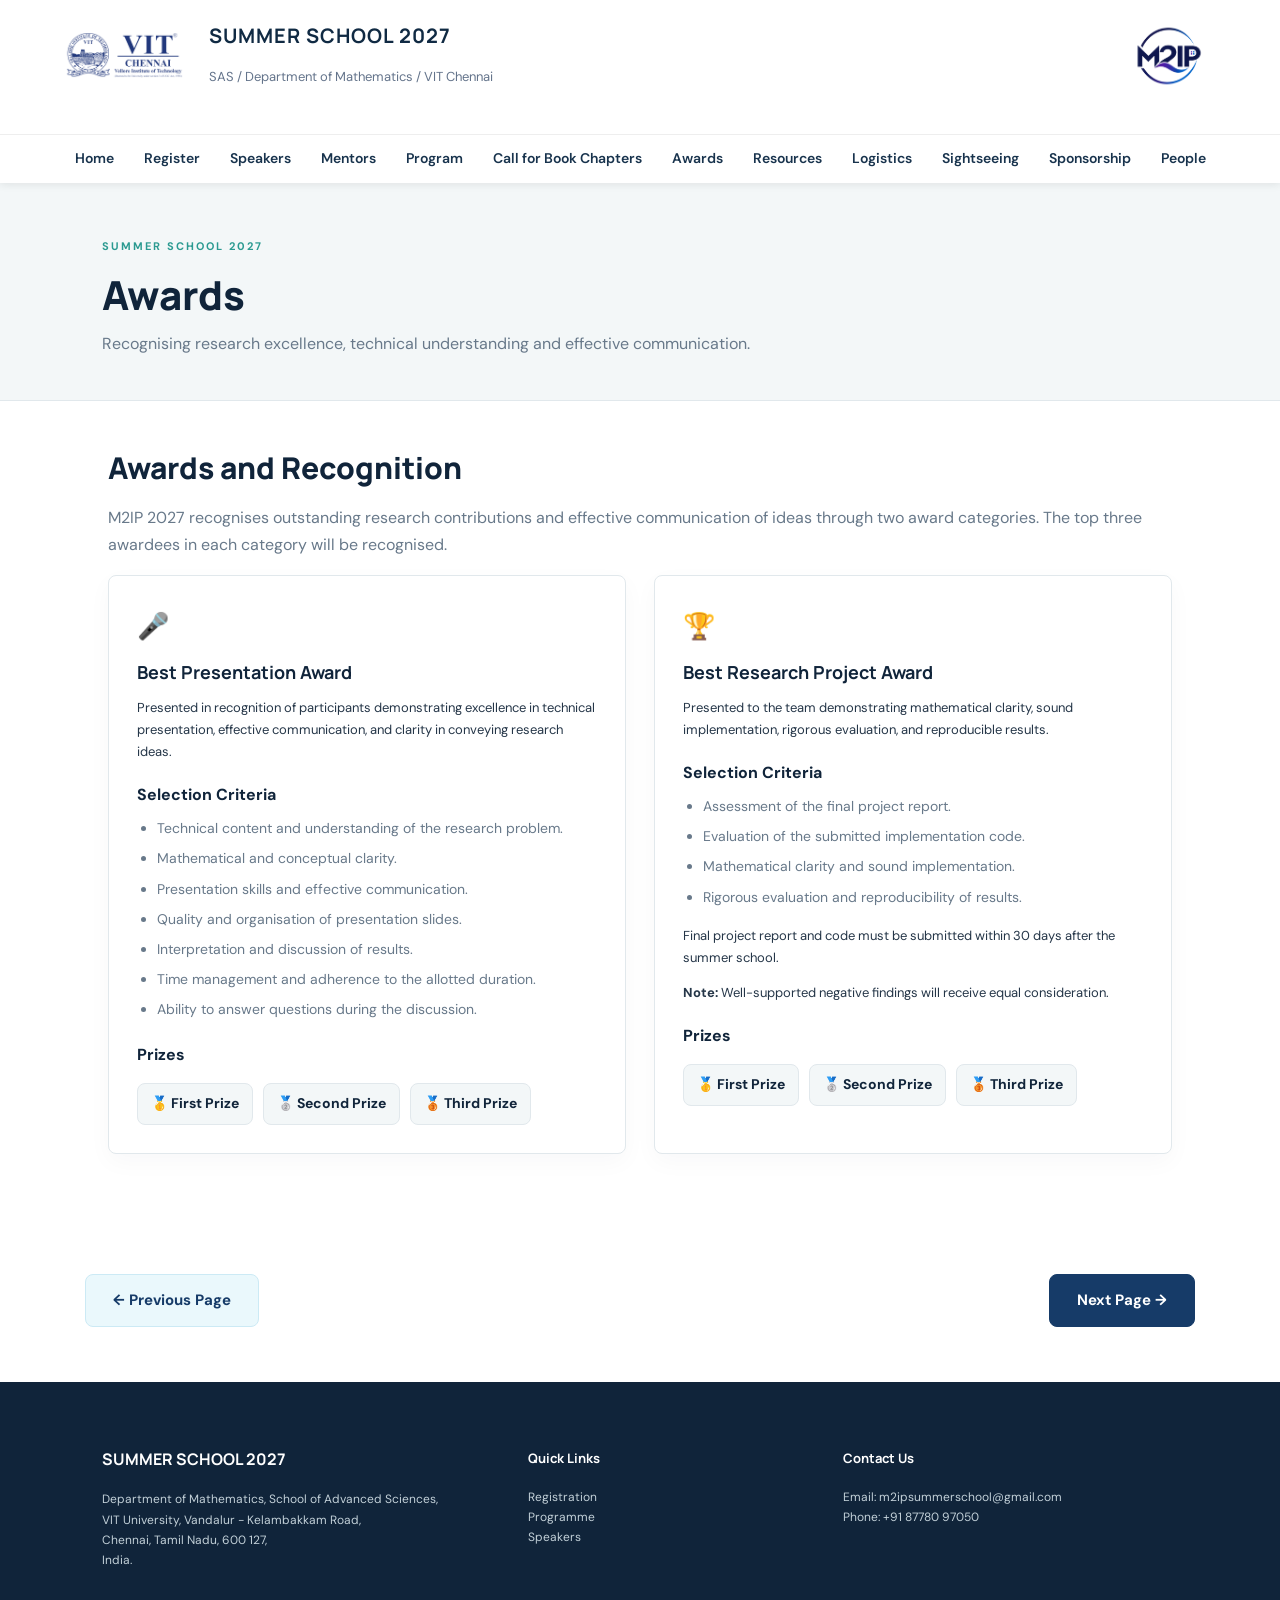
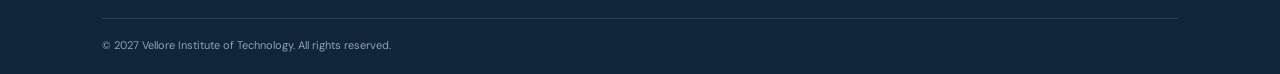
<file: awards.html>
<!DOCTYPE html>
<html lang="en">

<head>

    <meta charset="UTF-8">
    <meta name="viewport" content="width=device-width, initial-scale=1.0">

    <title>Awards | Summer School 2027</title>

    <link rel="stylesheet" href="style.css">

</head>

<body>

    <!-- Header Section -->
    <header class="site-header">

        <!-- Top Header -->
        <div class="header-top">

            <!-- VIT Logo -->
            <div class="vit-logo">
                <img src="blue-vit-logo.png"
                     alt="VIT Chennai Logo">
            </div>

            <!-- Summer School Details -->
            <div class="brand">
                <strong>SUMMER SCHOOL 2027</strong>
                <small>SAS / Department of Mathematics / VIT Chennai</small>
            </div>

            <!-- M2IP Logo -->
            <div class="m2ip-logo">
                <img src="M2IP Logo.png"
                     alt="M2IP Logo">
            </div>

        </div>


        <!-- Mobile Navigation Button -->
        <button class="menu-toggle"
                aria-label="Toggle navigation"
                aria-expanded="false"
                aria-controls="main-navigation"
                onclick="
                    const nav = document.querySelector('.nav');
                    const isOpen = nav.classList.toggle('open');
                    this.setAttribute('aria-expanded', isOpen);
                ">
            ☰
        </button>


        <!-- Navigation Bar -->
        <nav class="nav" id="main-navigation">

            <a href="index.html">Home</a>
            <a href="register.html">Register</a>
            <a href="speakers.html">Speakers</a>
            <a href="mentors.html">Mentors</a>
            <a href="program.html">Program</a>
            <a href="bookchapters.html">Call for Book Chapters</a>
            <a href="awards.html">Awards</a>
            <a href="resources.html">Resources</a>
            <a href="logistics.html">Logistics</a>
            <a href="sightseeing.html">Sightseeing</a>
            <a href="sponsors.html">Sponsorship</a>
            <a href="people.html">People</a>

        </nav>

    </header>


    <!-- Main Content -->
    <main class="inner">


        <!-- Page Title Section -->
        <div class="page-title">

            <p class="eyebrow">SUMMER SCHOOL 2027</p>

            <h1>Awards</h1>

            <p>
                Recognising research excellence,
                technical understanding and effective communication.
            </p>

        </div>


        <!-- Awards Information Section -->
        <section class="content-section">

            <h2>Awards and Recognition</h2>

            <p>
                M2IP 2027 recognises outstanding research contributions
                and effective communication of ideas through two award
                categories. The top three awardees in each category
                will be recognised.
            </p>


            <div class="cards two">


                <!-- Best Presentation Award -->
                <article class="card">

                    <div class="card-icon">🎤</div>

                    <h3>Best Presentation Award</h3>

                    <p>
                        Presented in recognition of participants
                        demonstrating excellence in technical
                        presentation, effective communication,
                        and clarity in conveying research ideas.
                    </p>


                    <h4>Selection Criteria</h4>

                    <ul>

                        <li>
                            Technical content and understanding
                            of the research problem.
                        </li>

                        <li>
                            Mathematical and conceptual clarity.
                        </li>

                        <li>
                            Presentation skills and effective
                            communication.
                        </li>

                        <li>
                            Quality and organisation
                            of presentation slides.
                        </li>

                        <li>
                            Interpretation and discussion
                            of results.
                        </li>

                        <li>
                            Time management and adherence
                            to the allotted duration.
                        </li>

                        <li>
                            Ability to answer questions
                            during the discussion.
                        </li>

                    </ul>


                    <h4>Prizes</h4>

                    <div class="award-prizes">

                        <span>🥇 First Prize</span>

                        <span>🥈 Second Prize</span>

                        <span>🥉 Third Prize</span>

                    </div>

                </article>


                <!-- Best Research Project Award -->
                <article class="card">

                    <div class="card-icon">🏆</div>

                    <h3>Best Research Project Award</h3>

                    <p>
                        Presented to the team demonstrating mathematical
                        clarity, sound implementation, rigorous evaluation,
                        and reproducible results.
                    </p>


                    <h4>Selection Criteria</h4>

                    <ul>

                        <li>
                            Assessment of the final project report.
                        </li>

                        <li>
                            Evaluation of the submitted
                            implementation code.
                        </li>

                        <li>
                            Mathematical clarity and
                            sound implementation.
                        </li>

                        <li>
                            Rigorous evaluation and
                            reproducibility of results.
                        </li>

                    </ul>


                    <p>
                        Final project report and code must be submitted
                        within 30 days after the summer school.
                    </p>


                    <p>
                        <strong>Note:</strong>
                        Well-supported negative findings
                        will receive equal consideration.
                    </p>


                    <h4>Prizes</h4>

                    <div class="award-prizes">

                        <span>🥇 First Prize</span>

                        <span>🥈 Second Prize</span>

                        <span>🥉 Third Prize</span>

                    </div>

                </article>


            </div>

        </section>


    </main>
    
<!-- =====================================
     PAGE NAVIGATION
===================================== -->

<div class="page-navigation">

    <a href="bookchapters.html"
       class="page-nav-btn previous-btn">
        ← Previous Page
    </a>

    <a href="resources.html"
       class="page-nav-btn next-btn">
        Next Page →
    </a>

</div>


    <!-- Footer Section -->
    <footer class="footer">


        <!-- Institution Details -->
        <div>

            <h3>SUMMER SCHOOL 2027</h3>

            <p>
                Department of Mathematics, School of Advanced Sciences,
                <br>
                VIT University, Vandalur - Kelambakkam Road,
                <br>
                Chennai, Tamil Nadu, 600 127,
                <br>
                India.
            </p>

        </div>


        <!-- Quick Links -->
        <div>

            <h4>Quick Links</h4>

            <a href="register.html">Registration</a>
            <a href="program.html">Programme</a>
            <a href="speakers.html">Speakers</a>

        </div>


        <!-- Contact Information -->
        <div>

            <h4>Contact Us</h4>

            <p>
                Email: m2ipsummerschool@gmail.com
                <br>
                Phone: +91 87780 97050
            </p>

        </div>


        <!-- Copyright -->
        <div class="copyright">

            © 2027 Vellore Institute of Technology. All rights reserved.

        </div>

    </footer>

</body>

</html>
</file>
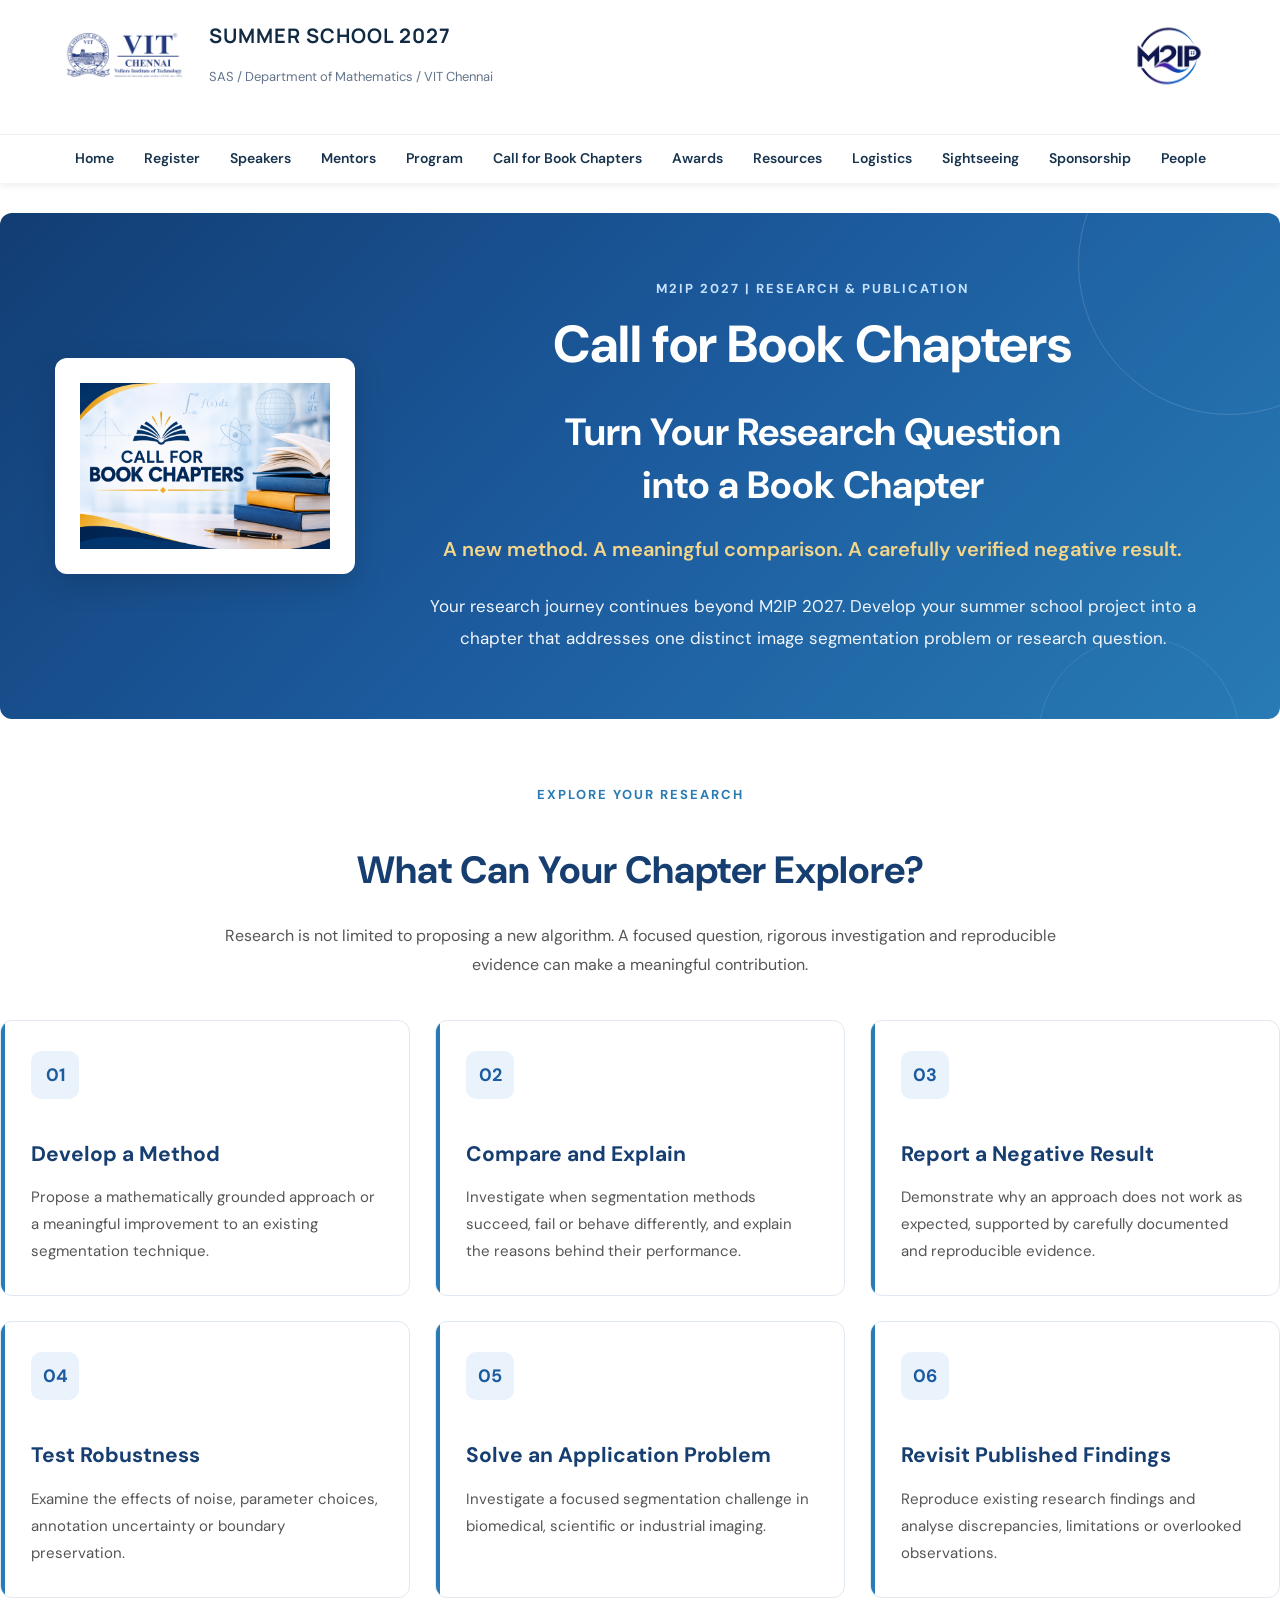
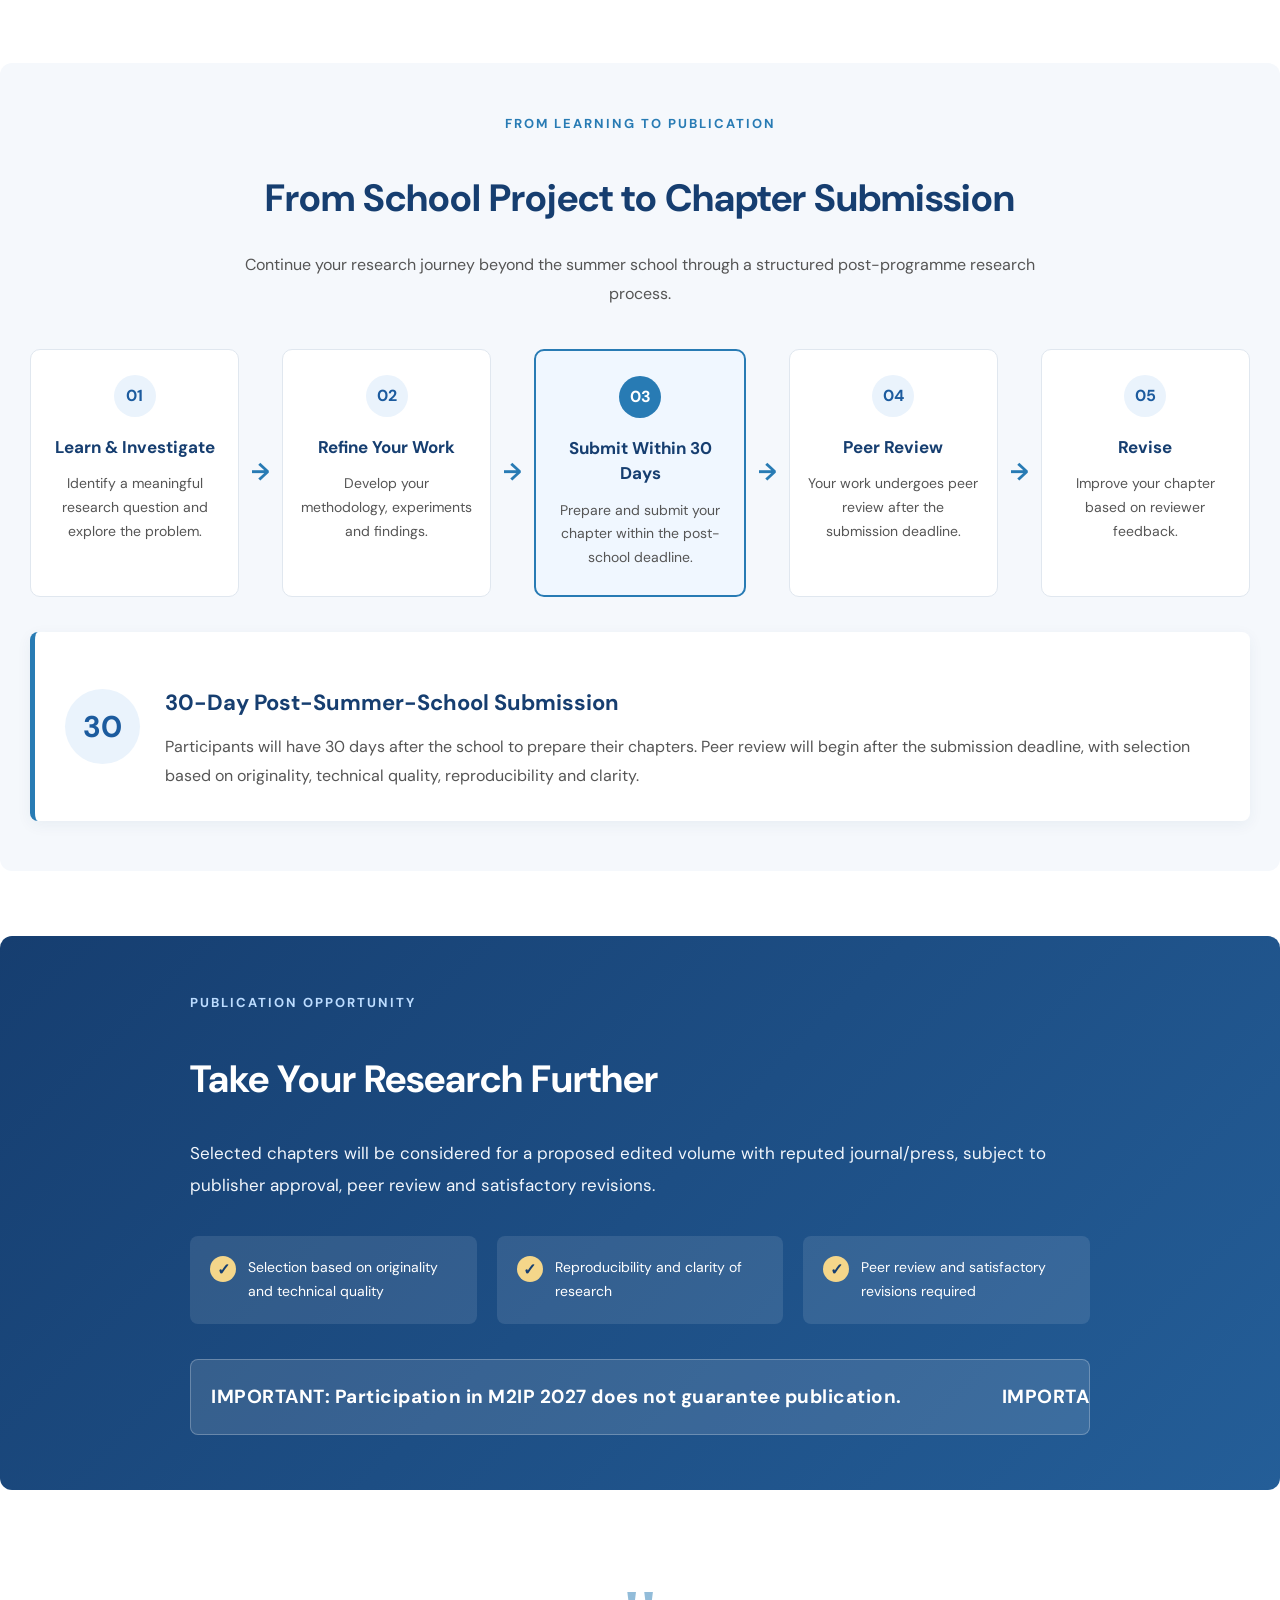
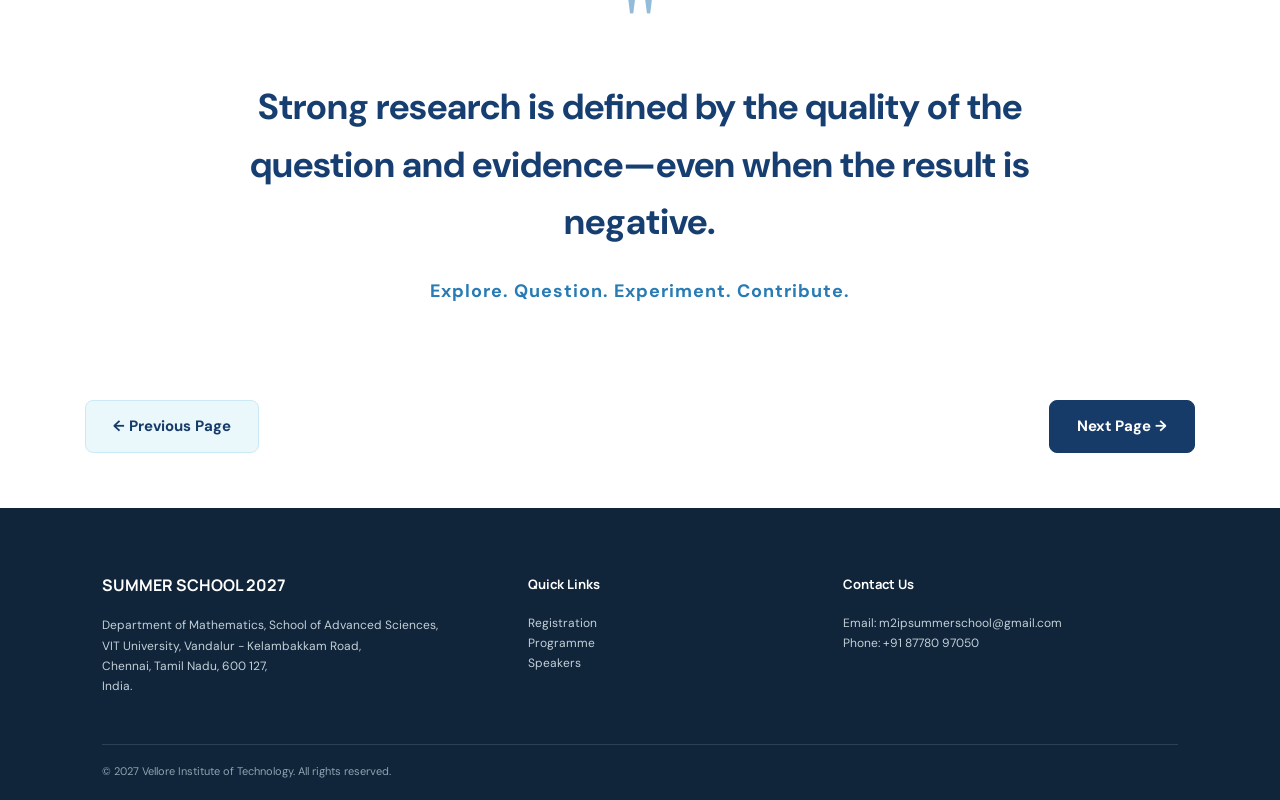
<file: bookchapters.html>
<!DOCTYPE html>
<html lang="en">

<head>
    <meta charset="UTF-8">
    <meta name="viewport" content="width=device-width, initial-scale=1">

    <title>Call for Book Chapters | M2IP Summer School 2027</title>

    <link rel="stylesheet" href="style.css">
</head>

<body>

    <!-- Header Section -->
    <header class="site-header">

        <div class="header-top">

            <!-- VIT Logo -->
            <div class="vit-logo">
                <img src="blue-vit-logo.png" alt="VIT Chennai Logo">
            </div>

            <!-- Summer School Details -->
            <div class="brand">
                <strong>SUMMER SCHOOL 2027</strong>
                <small>SAS / Department of Mathematics / VIT Chennai</small>
            </div>

            <!-- M2IP Logo -->
            <div class="m2ip-logo">
                <img src="M2IP Logo.png" alt="M2IP Logo">
            </div>

        </div>

        <!-- Mobile Navigation -->
        <button class="menu-toggle"
                aria-label="Toggle navigation"
                aria-expanded="false"
                aria-controls="main-navigation"
                onclick="
                    const nav = document.querySelector('.nav');
                    const isOpen = nav.classList.toggle('open');
                    this.setAttribute('aria-expanded', isOpen);
                ">
            ☰
        </button>

        <!-- Navigation Menu -->
        <nav class="nav" id="main-navigation">

            <a href="index.html">Home</a>
            <a href="register.html">Register</a>
            <a href="speakers.html">Speakers</a>
            <a href="mentors.html">Mentors</a>
            <a href="program.html">Program</a>
            <a href="bookchapters.html">Call for Book Chapters</a>
            <a href="awards.html">Awards</a>
            <a href="resources.html">Resources</a>
            <a href="logistics.html">Logistics</a>
            <a href="sightseeing.html">Sightseeing</a>
            <a href="sponsors.html">Sponsorship</a>
            <a href="people.html">People</a>

        </nav>

    </header>


    <!-- Hero Section -->
<section class="bookchapter-hero">

    <div class="bookchapter-hero-layout">

        <!-- CRC Press Logo -->
        <div class="bookchapter-logo-container">

            <div class="crc-logo-panel">

                <img src="Call for Book Chapters.png"
                     alt="CRC Press, Taylor and Francis Group"
                     class="crc-press-logo">

            </div>

        </div>


        <!-- Hero Content -->
        <div class="bookchapter-hero-content">

            <p class="eyebrow">
                M2IP 2027 | RESEARCH &amp; PUBLICATION
            </p>

            <h1>Call for Book Chapters</h1>

            <h2>
                Turn Your Research Question
                <br>
                into a Book Chapter
            </h2>

            <p class="bookchapter-tagline">
                A new method. A meaningful comparison.
                A carefully verified negative result.
            </p>

            <p class="bookchapter-intro">
                Your research journey continues beyond M2IP 2027.
                Develop your summer school project into a chapter
                that addresses one distinct image segmentation
                problem or research question.
            </p>

        </div>

    </div>

</section>

        <!-- Research Directions -->
        <section class="bookchapter-section">

            <div class="bookchapter-section-heading">

                <p class="eyebrow">EXPLORE YOUR RESEARCH</p>

                <h2>What Can Your Chapter Explore?</h2>

                <p>
                    Research is not limited to proposing a new algorithm.
                    A focused question, rigorous investigation and
                    reproducible evidence can make a meaningful
                    contribution.
                </p>

            </div>


            <div class="research-grid">


                <!-- Develop a Method -->
                <article class="research-card">

                    <div class="research-icon">01</div>

                    <h3>Develop a Method</h3>

                    <p>
                        Propose a mathematically grounded approach
                        or a meaningful improvement to an existing
                        segmentation technique.
                    </p>

                </article>


                <!-- Compare and Explain -->
                <article class="research-card">

                    <div class="research-icon">02</div>

                    <h3>Compare and Explain</h3>

                    <p>
                        Investigate when segmentation methods
                        succeed, fail or behave differently,
                        and explain the reasons behind their performance.
                    </p>

                </article>


                <!-- Negative Result -->
                <article class="research-card">

                    <div class="research-icon">03</div>

                    <h3>Report a Negative Result</h3>

                    <p>
                        Demonstrate why an approach does not work
                        as expected, supported by carefully
                        documented and reproducible evidence.
                    </p>

                </article>


                <!-- Robustness -->
                <article class="research-card">

                    <div class="research-icon">04</div>

                    <h3>Test Robustness</h3>

                    <p>
                        Examine the effects of noise, parameter
                        choices, annotation uncertainty or
                        boundary preservation.
                    </p>

                </article>


                <!-- Application Problem -->
                <article class="research-card">

                    <div class="research-icon">05</div>

                    <h3>Solve an Application Problem</h3>

                    <p>
                        Investigate a focused segmentation challenge
                        in biomedical, scientific or
                        industrial imaging.
                    </p>

                </article>


                <!-- Published Findings -->
                <article class="research-card">

                    <div class="research-icon">06</div>

                    <h3>Revisit Published Findings</h3>

                    <p>
                        Reproduce existing research findings
                        and analyse discrepancies, limitations
                        or overlooked observations.
                    </p>

                </article>


            </div>

        </section>


        <!-- Research Journey -->
        <section class="bookchapter-section research-journey-section">

            <div class="bookchapter-section-heading">

                <p class="eyebrow">FROM LEARNING TO PUBLICATION</p>

                <h2>From School Project to Chapter Submission</h2>

                <p>
                    Continue your research journey beyond the
                    summer school through a structured
                    post-programme research process.
                </p>

            </div>


            <div class="research-journey">


                <div class="journey-step">

                    <div class="journey-number">01</div>

                    <h3>Learn &amp; Investigate</h3>

                    <p>
                        Identify a meaningful research question
                        and explore the problem.
                    </p>

                </div>


                <div class="journey-arrow">→</div>


                <div class="journey-step">

                    <div class="journey-number">02</div>

                    <h3>Refine Your Work</h3>

                    <p>
                        Develop your methodology,
                        experiments and findings.
                    </p>

                </div>


                <div class="journey-arrow">→</div>


                <div class="journey-step journey-highlight">

                    <div class="journey-number">03</div>

                    <h3>Submit Within 30 Days</h3>

                    <p>
                        Prepare and submit your chapter
                        within the post-school deadline.
                    </p>

                </div>


                <div class="journey-arrow">→</div>


                <div class="journey-step">

                    <div class="journey-number">04</div>

                    <h3>Peer Review</h3>

                    <p>
                        Your work undergoes peer review
                        after the submission deadline.
                    </p>

                </div>


                <div class="journey-arrow">→</div>


                <div class="journey-step">

                    <div class="journey-number">05</div>

                    <h3>Revise</h3>

                    <p>
                        Improve your chapter based on
                        reviewer feedback.
                    </p>

                </div>


            </div>


            <!-- 30-Day Submission Information -->
            <div class="submission-note">

                <div class="submission-note-icon">30</div>

                <div>

                    <h3>30-Day Post-Summer-School Submission</h3>

                    <p>
                        Participants will have 30 days after the school
                        to prepare their chapters. Peer review will
                        begin after the submission deadline, with
                        selection based on originality, technical
                        quality, reproducibility and clarity.
                    </p>

                </div>

            </div>

        </section>


        <!-- Publication Opportunity -->
        <section class="publication-section">

            <div class="publication-content">

                <p class="eyebrow">PUBLICATION OPPORTUNITY</p>

                <h2>Take Your Research Further</h2>

                <p>
                    Selected chapters will be considered for a
                    proposed edited volume with
                    reputed journal/press, subject to
                    publisher approval, peer review and
                    satisfactory revisions.
                </p>


                <!-- Publication Conditions -->
                <div class="publication-conditions">


                    <div class="publication-condition">

                        <span class="condition-symbol">✓</span>

                        <p>
                            Selection based on originality
                            and technical quality
                        </p>

                    </div>


                    <div class="publication-condition">

                        <span class="condition-symbol">✓</span>

                        <p>
                            Reproducibility and clarity
                            of research
                        </p>

                    </div>


                    <div class="publication-condition">

                        <span class="condition-symbol">✓</span>

                        <p>
                            Peer review and satisfactory
                            revisions required
                        </p>

                    </div>


                </div>


                <!-- Animated Publication Disclaimer -->
                <div class="publication-disclaimer">

                    <div class="disclaimer-track">

                        <span>
                            IMPORTANT: Participation in M2IP 2027
                            does not guarantee publication.
                        </span>

                        <span aria-hidden="true">
                            IMPORTANT: Participation in M2IP 2027
                            does not guarantee publication.
                        </span>

                    </div>

                </div>


            </div>

        </section>


        <!-- Closing Statement -->
        <section class="bookchapter-closing">

            <div class="closing-mark">"</div>

            <h2>
                Strong research is defined by the quality
                of the question and evidence—even when
                the result is negative.
            </h2>

            <p>
                Explore. Question. Experiment. Contribute.
            </p>

        </section>


    </main>


<!-- =====================================
     PAGE NAVIGATION
===================================== -->

<div class="page-navigation">

    <a href="program.html"
       class="page-nav-btn previous-btn">
        ← Previous Page
    </a>

    <a href="awards.html"
       class="page-nav-btn next-btn">
        Next Page →
    </a>

</div>

    <!-- Footer Section -->
    <footer class="footer">


        <!-- Institution Details -->
        <div>

            <h3>SUMMER SCHOOL 2027</h3>

            <p>
                Department of Mathematics, School of Advanced Sciences,
                <br>
                VIT University, Vandalur - Kelambakkam Road,
                <br>
                Chennai, Tamil Nadu, 600 127,
                <br>
                India.
            </p>

        </div>


        <!-- Quick Links -->
        <div>

            <h4>Quick Links</h4>

            <a href="register.html">Registration</a>
            <a href="program.html">Programme</a>
            <a href="speakers.html">Speakers</a>

        </div>


        <!-- Contact Information -->
        <div>

            <h4>Contact Us</h4>

            <p>
                Email: m2ipsummerschool@gmail.com
                <br>
                Phone: +91 87780 97050
            </p>

        </div>


        <!-- Copyright -->
        <div class="copyright">

            © 2027 Vellore Institute of Technology. All rights reserved.

        </div>


    </footer>

</body>

</html>
</file>
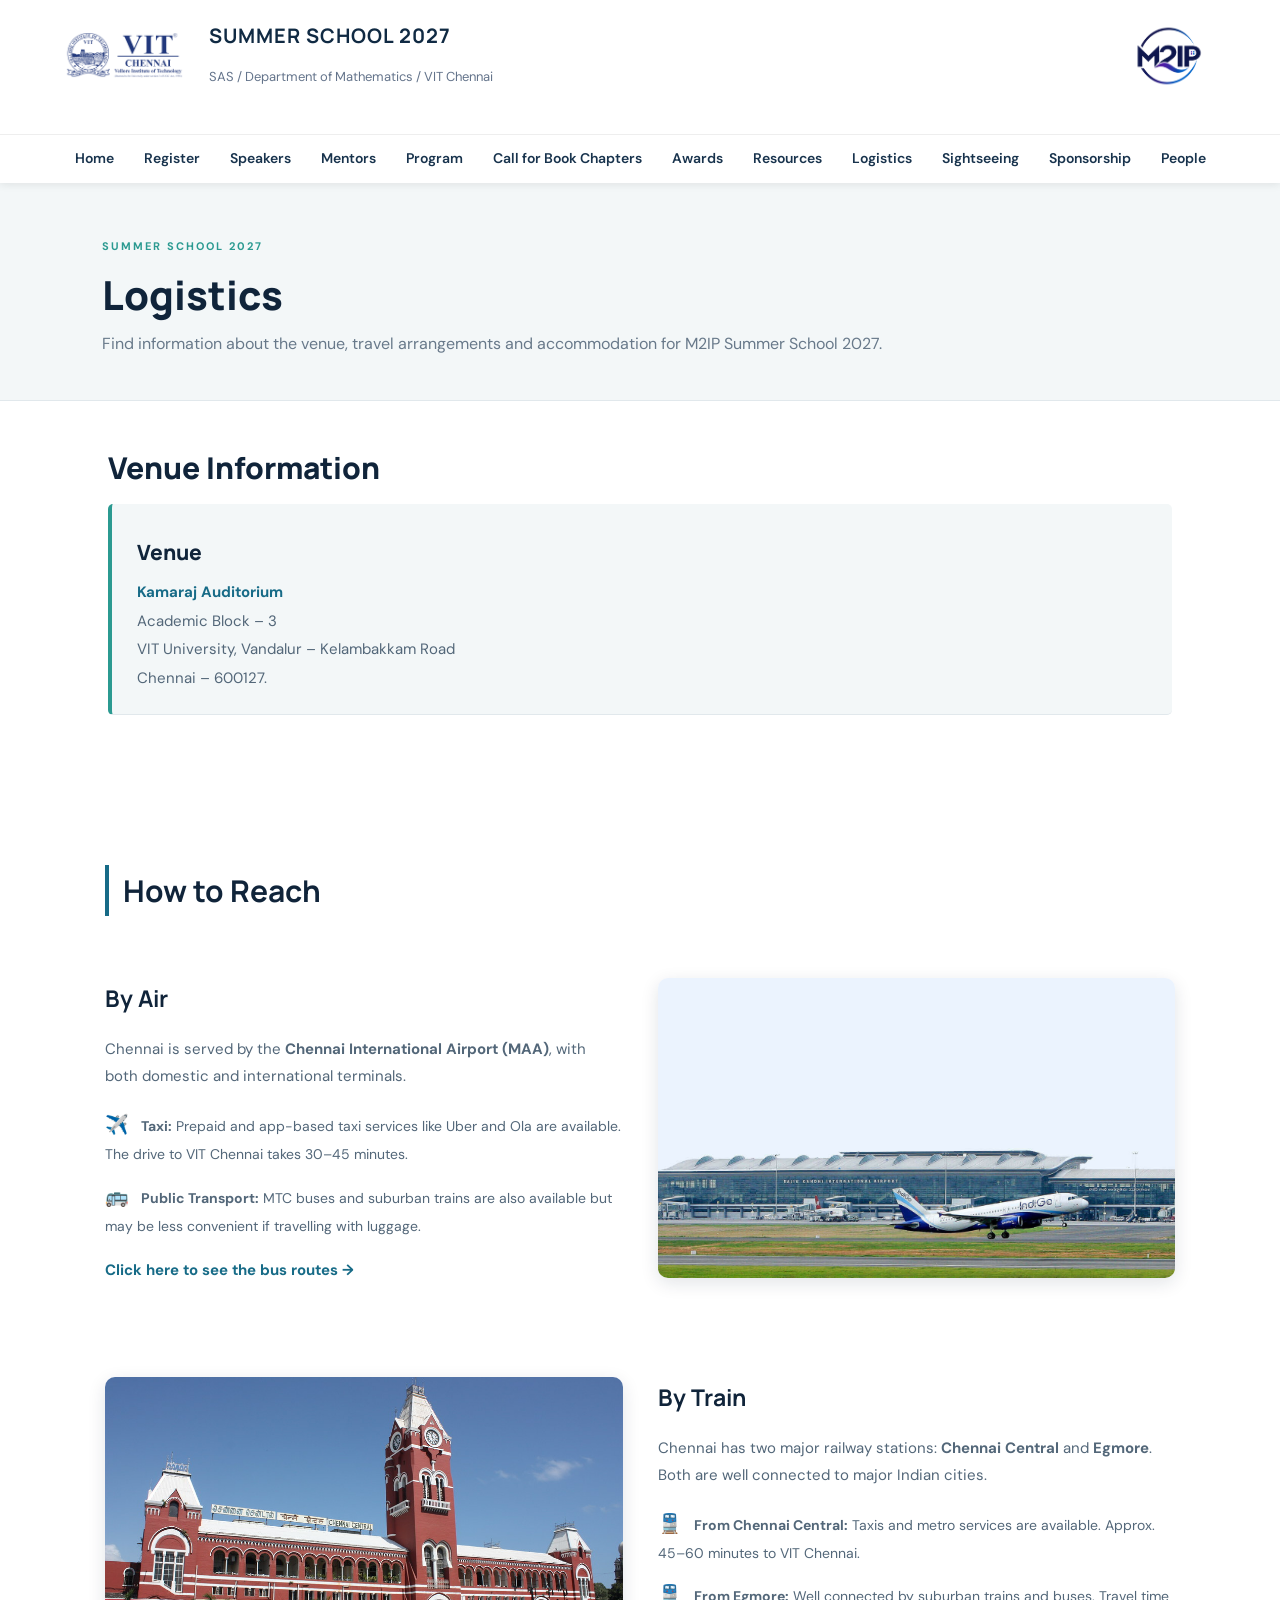
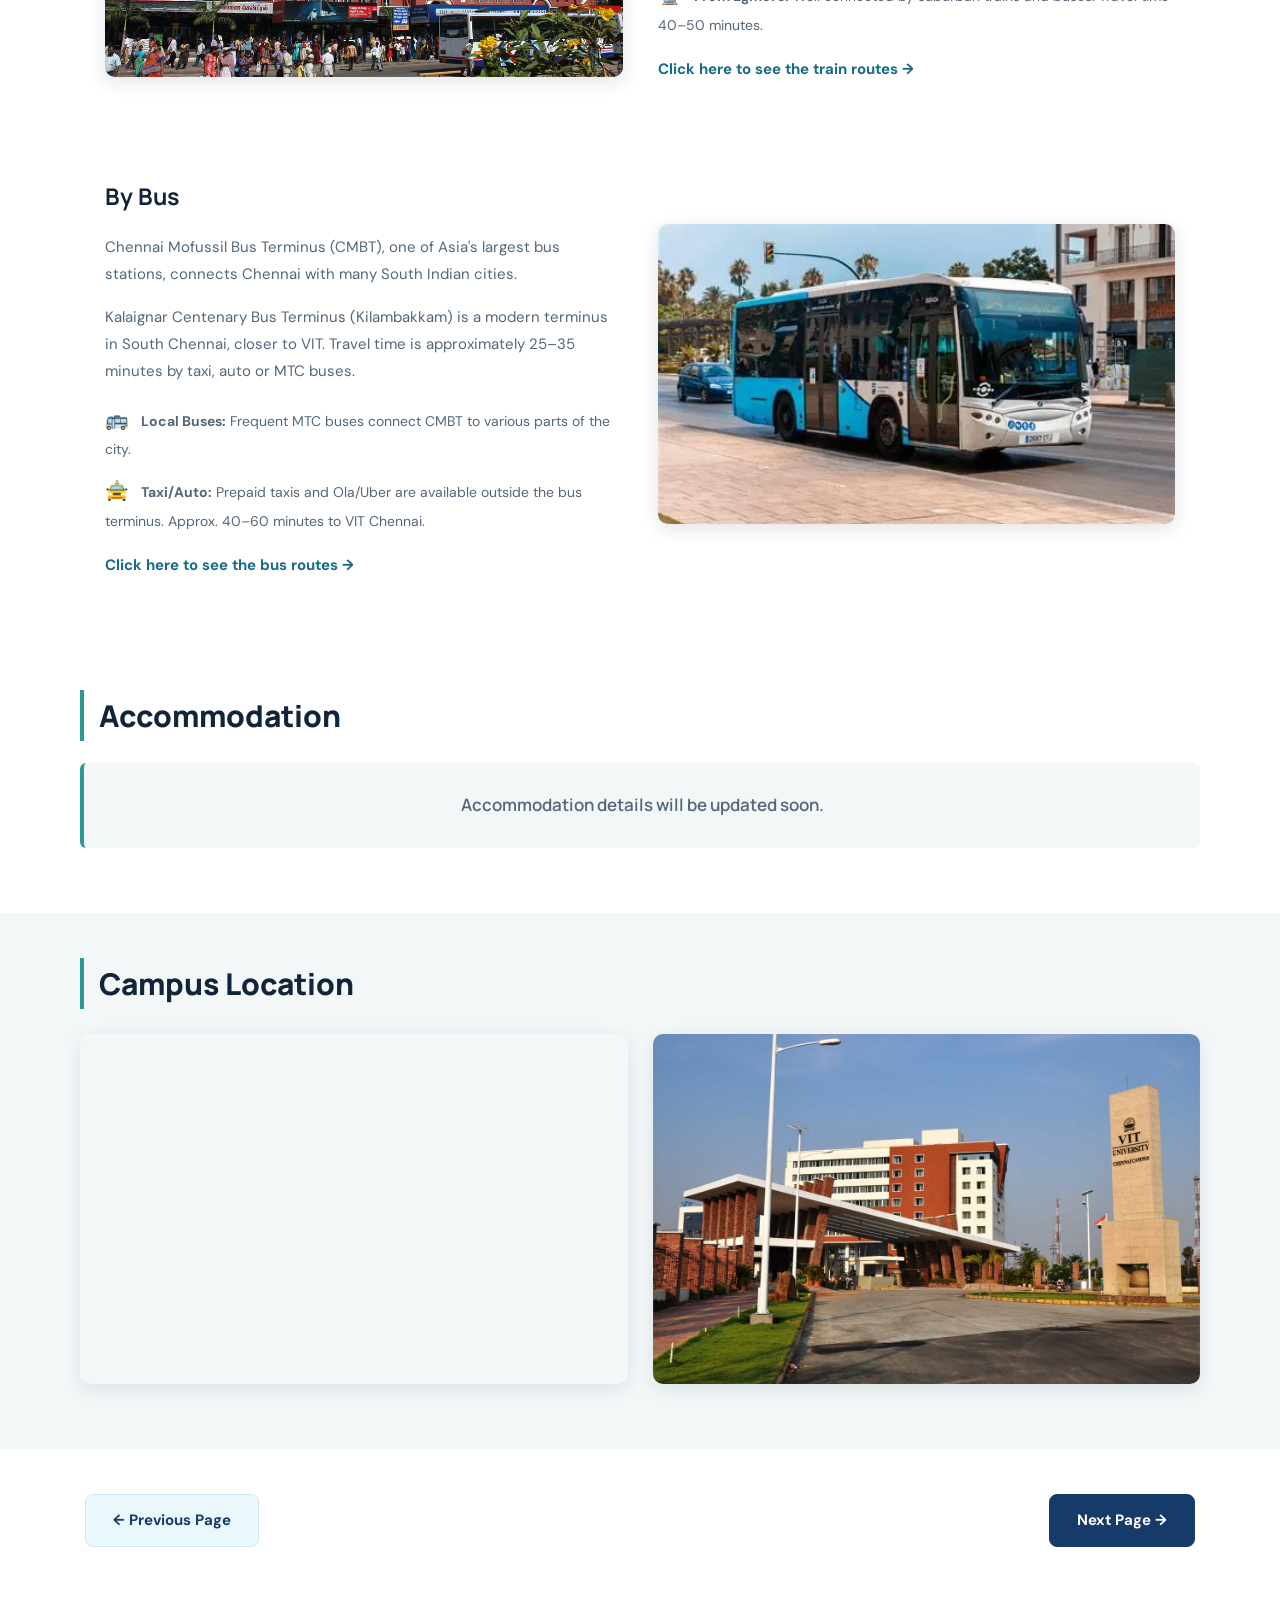
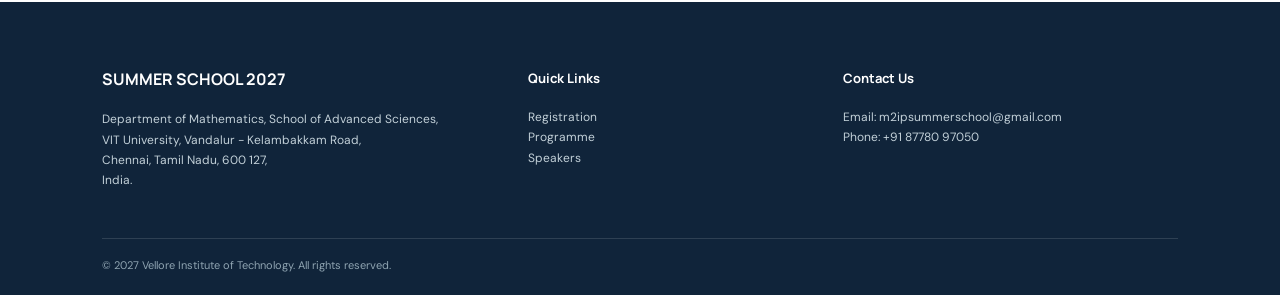
<file: logistics.html>
<!DOCTYPE html>
<html lang="en">

<head>
    <meta charset="UTF-8">
    <meta name="viewport" content="width=device-width, initial-scale=1.0">

    <title>Logistics | M2IP Summer School 2027</title>

    <link rel="stylesheet" href="style.css">

    <style>
        /* =====================================
           LOGISTICS PAGE
        ===================================== */

        /* Venue */
        .venue-info {
            background: #f3f7f8;
            padding: 22px 25px;
            margin-bottom: 30px;
            border-left: 4px solid #2b9a91;
            border-radius: 5px;
        }

        .venue-info h3 {
            color: #10243a;
            font-family: 'Manrope', sans-serif;
            font-size: 21px;
            font-weight: 800;
            margin-bottom: 12px;
        }

        .venue-info p {
            color: #536779;
            font-size: 15px;
            line-height: 1.9;
            margin: 0;
        }

        .venue-info strong {
            color: #176b87;
        }

        /* How to Reach */
        .travel-section {
            max-width: 1120px;
            width: 100%;
            margin: 45px auto;
            padding: 0 25px;
        }

        .travel-section .section-title {
            color: #10243a;
            font-family: 'Manrope', sans-serif;
            font-size: 30px;
            font-weight: 700;
            border-left: 4px solid #176b87;
            padding-left: 14px;
            margin-bottom: 40px;
        }

        .travel-row {
            display: grid;
            grid-template-columns: repeat(2, minmax(0, 1fr));
            align-items: center;
            gap: 35px;
            margin-bottom: 55px;
        }

        .travel-row.reverse .travel-content {
            order: 2;
        }

        .travel-row.reverse .travel-image {
            order: 1;
        }

        .travel-content h3 {
            color: #10243a;
            font-family: 'Manrope', sans-serif;
            font-size: 23px;
            font-weight: 700;
            margin-bottom: 18px;
        }

        .travel-content p {
            color: #536779;
            font-size: 15px;
            line-height: 1.8;
            margin-bottom: 16px;
        }

        .travel-content ul {
            list-style: none;
            padding: 0;
            margin: 18px 0;
        }

        .travel-content li {
            color: #536779;
            font-size: 14px;
            line-height: 1.8;
            margin-bottom: 12px;
        }

        .info-icon {
            color: #176b87;
            font-size: 19px;
            margin-right: 8px;
        }

        .travel-content a {
            color: #176b87;
            font-weight: 700;
            text-decoration: none;
        }

        .travel-content a:hover {
            color: #2b9a91;
            text-decoration: underline;
        }

        .travel-image img {
            display: block;
            width: 100%;
            height: 300px;
            object-fit: cover;
            object-position: center;
            border-radius: 10px;
            box-shadow: 0 5px 18px rgba(16, 36, 58, 0.12);
        }

        /* Accommodation */
        .accommodation-section {
            width: 100%;
            padding: 40px 25px;
            background: #ffffff;
        }

        .accommodation-container {
            max-width: 1120px;
            margin: 0 auto;
        }

        .accommodation-title {
            font-family: 'Manrope', sans-serif;
            font-size: 30px;
            font-weight: 800;
            color: #10243a;
            border-left: 4px solid #2b9a91;
            padding-left: 15px;
            margin: 0 0 22px;
        }

        .accommodation-coming-soon {
            background: #f3f7f8;
            border-left: 4px solid #2b9a91;
            border-radius: 6px;
            padding: 28px 30px;
            margin-top: 20px;
            text-align: center;
        }

        .accommodation-coming-soon p {
            color: #536779;
            font-family: 'Manrope', sans-serif;
            font-size: 17px;
            font-weight: 600;
            margin: 0;
        }

        /* Separate Campus Map Section */
        .campus-map-section {
            width: 100%;
            padding: 45px 25px 65px;
            background: #f3f7f8;
            margin-top: 25px;
        }

        .campus-map-container {
            max-width: 1120px;
            margin: 0 auto;
        }

        .campus-map-title {
            color: #10243a;
            font-family: 'Manrope', sans-serif;
            font-size: 30px;
            font-weight: 800;
            border-left: 4px solid #2b9a91;
            padding-left: 15px;
            margin: 0 0 25px;
        }

        .campus-map-grid {
            display: grid;
            grid-template-columns: repeat(2, minmax(0, 1fr));
            gap: 25px;
            align-items: stretch;
        }

        .campus-map-grid iframe {
            display: block;
            width: 100%;
            height: 350px;
            border: 0;
            border-radius: 10px;
            box-shadow: 0 5px 18px rgba(16, 36, 58, 0.10);
        }

        .campus-map-grid img {
            display: block;
            width: 100%;
            height: 350px;
            object-fit: cover;
            object-position: center;
            border-radius: 10px;
            box-shadow: 0 5px 18px rgba(16, 36, 58, 0.10);
        }

        /* Responsive Design */
        @media (max-width: 768px) {

            .travel-section {
                padding: 0 18px;
            }

            .travel-row {
                grid-template-columns: 1fr;
                gap: 22px;
                margin-bottom: 45px;
            }

            .travel-row.reverse .travel-content,
            .travel-row.reverse .travel-image {
                order: initial;
            }

            .travel-image img {
                height: 260px;
            }

            .travel-section .section-title,
            .accommodation-title,
            .campus-map-title {
                font-size: 25px;
            }

            .campus-map-grid {
                grid-template-columns: 1fr;
            }

            .campus-map-grid iframe,
            .campus-map-grid img {
                height: 280px;
            }
        }

        @media (max-width: 480px) {

            .travel-section {
                padding: 0 15px;
            }

            .travel-content h3 {
                font-size: 20px;
            }

            .travel-image img {
                height: 220px;
            }

            .accommodation-section,
            .campus-map-section {
                padding-left: 16px;
                padding-right: 16px;
            }

            .accommodation-coming-soon {
                padding: 22px 16px;
            }

            .accommodation-coming-soon p {
                font-size: 15px;
            }

            .campus-map-grid iframe,
            .campus-map-grid img {
                height: 230px;
            }
        }
    </style>

</head>

<body>

    <!-- =====================================
         HEADER SECTION
    ====================================== -->

    <header class="site-header">

        <div class="header-top">

            <!-- VIT Logo -->
            <div class="vit-logo">
                <img src="blue-vit-logo.png"
                     alt="VIT Chennai Logo">
            </div>

            <!-- Summer School Details -->
            <div class="brand">
                <strong>SUMMER SCHOOL 2027</strong>
                <small>SAS / Department of Mathematics / VIT Chennai</small>
            </div>

            <!-- M2IP Logo -->
            <div class="m2ip-logo">
                <img src="M2IP Logo.png"
                     alt="M2IP Logo">
            </div>

        </div>

        <!-- Mobile Navigation Button -->
        <button class="menu-toggle"
                aria-label="Toggle navigation"
                onclick="document.querySelector('.nav').classList.toggle('open')">
            ☰
        </button>

        <!-- Navigation Bar -->
        <nav class="nav">

            <a href="index.html">Home</a>
            <a href="register.html">Register</a>
            <a href="speakers.html">Speakers</a>
            <a href="mentors.html">Mentors</a>
            <a href="program.html">Program</a>
            <a href="bookchapters.html">Call for Book Chapters</a>
            <a href="awards.html">Awards</a>
            <a href="resources.html">Resources</a>
            <a href="logistics.html">Logistics</a>
            <a href="sightseeing.html">Sightseeing</a>
            <a href="sponsors.html">Sponsorship</a>
            <a href="people.html">People</a>

        </nav>

    </header>


    <!-- =====================================
         MAIN CONTENT
    ====================================== -->

    <main class="inner">

        <!-- PAGE TITLE -->
        <div class="page-title">

            <p class="eyebrow">SUMMER SCHOOL 2027</p>

            <h1>Logistics</h1>

            <p>
                Find information about the venue, travel arrangements
                and accommodation for M2IP Summer School 2027.
            </p>

        </div>


        <!-- =====================================
             VENUE INFORMATION
        ====================================== -->

        <section class="content-section">

            <h2>Venue Information</h2>

            <div class="info-block venue-info">

                <h3>Venue</h3>

                <p>
                    <strong>Kamaraj Auditorium</strong><br>
                    Academic Block – 3<br>
                    VIT University, Vandalur – Kelambakkam Road<br>
                    Chennai – 600127.
                </p>

            </div>

        </section>


        <!-- =====================================
             HOW TO REACH
        ====================================== -->

        <section class="travel-section">

            <h2 class="section-title">How to Reach</h2>


            <!-- BY AIR -->
            <div class="travel-row">

                <div class="travel-content">

                    <h3>By Air</h3>

                    <p>
                        Chennai is served by the
                        <strong>Chennai International Airport (MAA)</strong>,
                        with both domestic and international terminals.
                    </p>

                    <ul>
                        <li>
                            <span class="info-icon">✈️</span>
                            <strong>Taxi:</strong>
                            Prepaid and app-based taxi services like Uber
                            and Ola are available. The drive to VIT Chennai
                            takes 30–45 minutes.
                        </li>

                        <li>
                            <span class="info-icon">🚌</span>
                            <strong>Public Transport:</strong>
                            MTC buses and suburban trains are also available
                            but may be less convenient if travelling with luggage.
                        </li>
                    </ul>

                    <p>
                        <a href="https://moovitapp.com/tripplan/chennai-4612/poi/UniversityVellore%20Institute%20of%20Technology%20%5BVIT%20University%5D%20-%20Chennai%20Campus,%20Chengalpattu/Chennai%20International%20Airport%20%28MAA%29,%20Chengalpattu/itinerary/en?customerId=4908&ref=1&af_sub8=%2Findex%2Fen%2Fpublic_transit-Vit_University_Chennai_Campus-Chennai-site_17102726-4612&af_sub9=Search%20bar%20button&poiType=site&fll=12.981806_80.160997&tll=12.842605_80.152684&metroSeoName=Chennai"
                           target="_blank"
                           rel="noopener noreferrer">
                            Click here to see the bus routes →
                        </a>
                    </p>

                </div>

                <div class="travel-image">
                    <img src="airport.jpg" alt="Chennai International Airport">
                </div>

            </div>


            <!-- BY TRAIN -->
            <div class="travel-row reverse">

                <div class="travel-content">

                    <h3>By Train</h3>

                    <p>
                        Chennai has two major railway stations:
                        <strong>Chennai Central</strong> and
                        <strong>Egmore</strong>. Both are well connected
                        to major Indian cities.
                    </p>

                    <ul>
                        <li>
                            <span class="info-icon">🚆</span>
                            <strong>From Chennai Central:</strong>
                            Taxis and metro services are available.
                            Approx. 45–60 minutes to VIT Chennai.
                        </li>

                        <li>
                            <span class="info-icon">🚆</span>
                            <strong>From Egmore:</strong>
                            Well connected by suburban trains and buses.
                            Travel time 40–50 minutes.
                        </li>
                    </ul>

                    <p>
                        <a href="https://moovitapp.com/tripplan/chennai-4612/poi/UniversityVellore%20Institute%20of%20Technology%20%5BVIT%20University%5D%20-%20Chennai%20Campus,%20Chengalpattu/Chennai%20Central/en?customerId=4908&ref=1&af_sub8=%2Findex%2Fen%2Fpublic_transit-Vit_University_Chennai_Campus-Chennai-site_17102726-4612&af_sub9=Search%20bar%20button&poiType=site&tll=12.842605_80.152684&metroSeoName=Chennai&fll=13.08353_80.274202"
                           target="_blank"
                           rel="noopener noreferrer">
                            Click here to see the train routes →
                        </a>
                    </p>

                </div>

                <div class="travel-image">
                    <img src="railway.jpg" alt="Chennai Railway Station">
                </div>

            </div>


            <!-- BY BUS -->
            <div class="travel-row">

                <div class="travel-content">

                    <h3>By Bus</h3>

                    <p>
                        Chennai Mofussil Bus Terminus (CMBT), one of
                        Asia's largest bus stations, connects Chennai
                        with many South Indian cities.
                    </p>

                    <p>
                        Kalaignar Centenary Bus Terminus (Kilambakkam)
                        is a modern terminus in South Chennai, closer
                        to VIT. Travel time is approximately 25–35 minutes
                        by taxi, auto or MTC buses.
                    </p>

                    <ul>
                        <li>
                            <span class="info-icon">🚌</span>
                            <strong>Local Buses:</strong>
                            Frequent MTC buses connect CMBT to various
                            parts of the city.
                        </li>

                        <li>
                            <span class="info-icon">🚖</span>
                            <strong>Taxi/Auto:</strong>
                            Prepaid taxis and Ola/Uber are available
                            outside the bus terminus. Approx. 40–60
                            minutes to VIT Chennai.
                        </li>
                    </ul>

                    <p>
                        <a href="https://moovitapp.com/tripplan/chennai-4612/poi/UniversityVellore%20Institute%20of%20Technology%20%5BVIT%20University%5D%20-%20Chennai%20Campus,%20Chengalpattu/t/en?customerId=4908&ref=1&af_sub8=%2Findex%2Fen%2Fpublic_transit-Vit_University_Chennai_Campus-Chennai-site_17102726-4612&af_sub9=Search%20bar%20button&poiType=site&tll=12.842605_80.152684&metroSeoName=Chennai"
                           target="_blank"
                           rel="noopener noreferrer">
                            Click here to see the bus routes →
                        </a>
                    </p>

                </div>

                <div class="travel-image">
                    <img src="bus.webp" alt="Bus Station">
                </div>

            </div>

        </section>


        <!-- =====================================
             ACCOMMODATION - SEPARATE SECTION
        ====================================== -->

        <section class="accommodation-section">

            <div class="accommodation-container">

                <h2 class="accommodation-title">Accommodation</h2>

                <div class="accommodation-coming-soon">

                    <p>
                        Accommodation details will be updated soon.
                    </p>

                </div>

            </div>

        </section>


        <!-- =====================================
             CAMPUS LOCATION - SEPARATE SECTION
        ====================================== -->

        <section class="campus-map-section">

            <div class="campus-map-container">

                <h2 class="campus-map-title">Campus Location</h2>

                <div class="campus-map-grid">

                    <!-- GOOGLE MAP -->
                    <div>

                        <iframe
                            src="https://www.google.com/maps/embed?pb=!1m18!1m12!1m3!1d3890.178862832812!2d80.15363987462314!3d12.840640918367667!2m3!1f0!2f0!3f0!3m2!1i1024!2i768!4f13.1!3m3!1m2!1s0x3a5259aa7ef4c4b7%3A0xeab3ff5b05a6e94f!2sVIT%20Chennai%20Campus!5e0!3m2!1sen!2sin!4v1692960123456!5m2!1sen!2sin"
                            title="VIT Chennai Campus Location"
                            allowfullscreen
                            loading="lazy"
                            referrerpolicy="no-referrer-when-downgrade">
                        </iframe>

                    </div>

                    <!-- CAMPUS IMAGE -->
                    <div>

                        <img src="vitc.jpg"
                             alt="VIT Chennai Campus">

                    </div>

                </div>

            </div>

        </section>

    </main>


<!-- =====================================
     PAGE NAVIGATION
===================================== -->

<div class="page-navigation">

    <a href="resources.html"
       class="page-nav-btn previous-btn">
        ← Previous Page
    </a>

    <a href="sightseeing.html"
       class="page-nav-btn next-btn">
        Next Page →
    </a>

</div>

    <!-- =====================================
         FOOTER SECTION
    ====================================== -->

    <footer class="footer">

        <!-- Institution Details -->
        <div>

            <h3>SUMMER SCHOOL 2027</h3>

            <p>
                Department of Mathematics, School of Advanced Sciences,
                <br>
                VIT University, Vandalur - Kelambakkam Road,
                <br>
                Chennai, Tamil Nadu, 600 127,
                <br>
                India.
            </p>

        </div>


        <!-- Quick Links -->
        <div>

            <h4>Quick Links</h4>

            <a href="register.html">Registration</a>
            <a href="program.html">Programme</a>
            <a href="speakers.html">Speakers</a>

        </div>


        <!-- Contact Information -->
        <div>

            <h4>Contact Us</h4>

            <p>
                Email: m2ipsummerschool@gmail.com
                <br>
                Phone: +91 87780 97050
            </p>

        </div>


        <!-- Copyright -->
        <div class="copyright">

            © 2027 Vellore Institute of Technology.
            All rights reserved.

        </div>

    </footer>

</body>
</html>
</file>
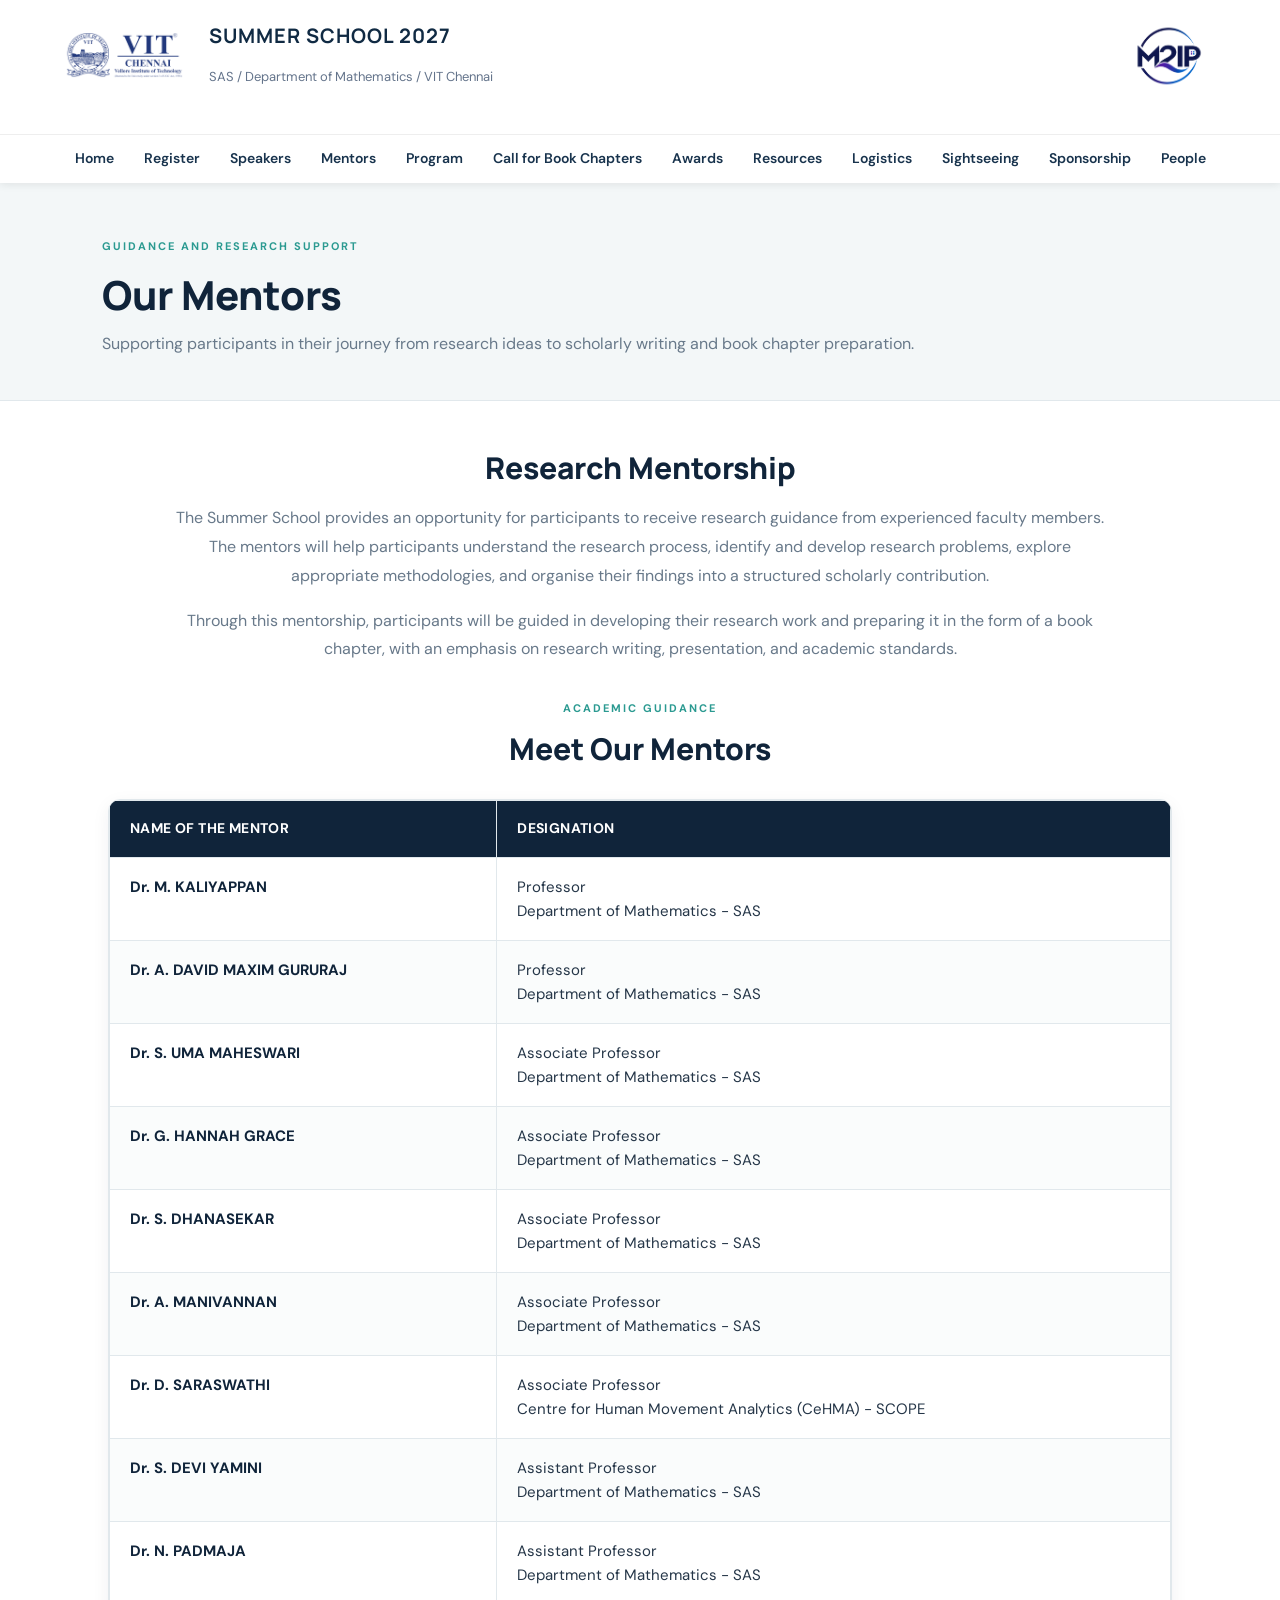
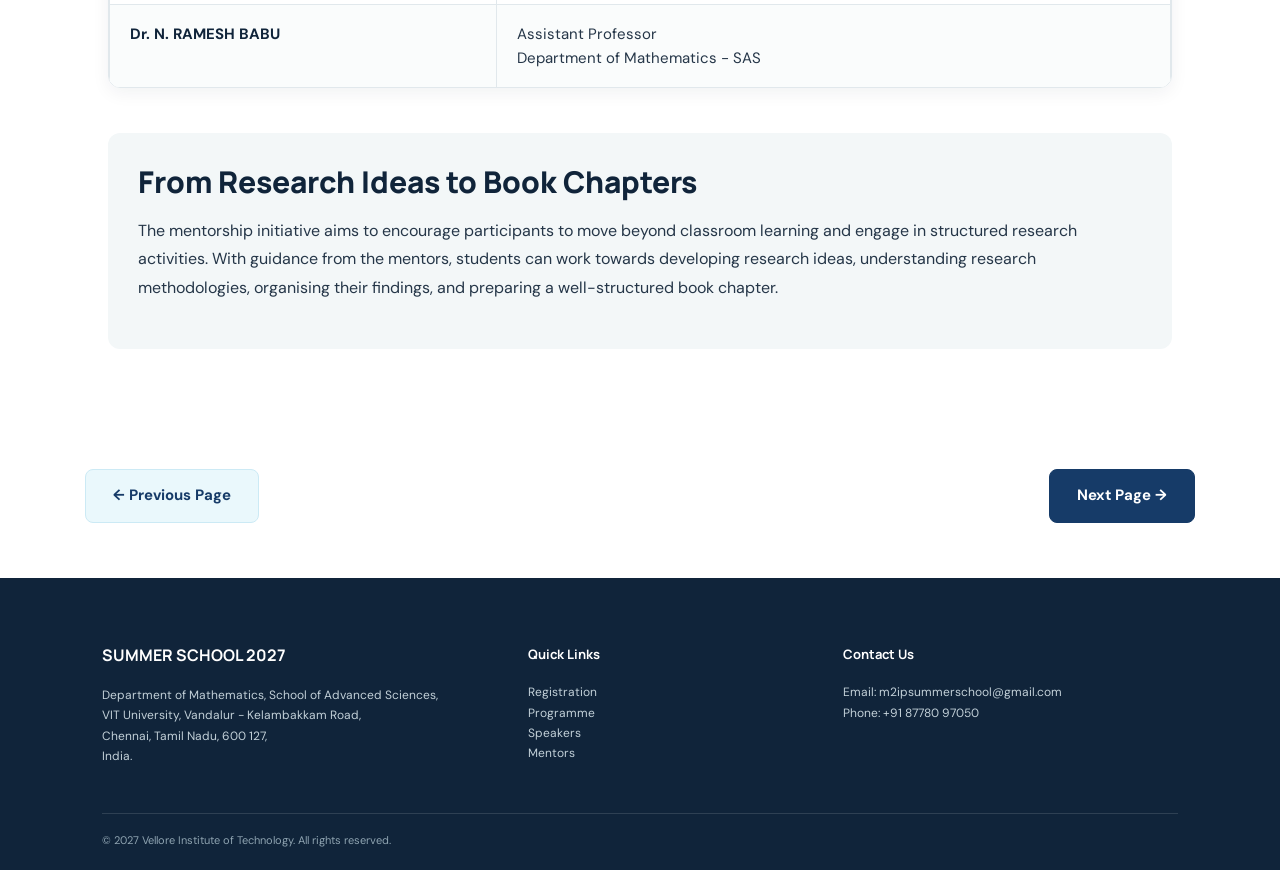
<file: mentors.html>
<!DOCTYPE html>
<html lang="en">

<head>
    <meta charset="UTF-8">
    <meta name="viewport" content="width=device-width, initial-scale=1.0">
    <title>Mentors | Summer School 2027</title>
    <link rel="stylesheet" href="style.css">

    <style>
        .mentors-intro {
            max-width: 950px;
            margin: 0 auto 35px;
            text-align: center;
        }

        .mentors-intro p {
            color: var(--muted);
            font-size: 16px;
            line-height: 1.8;
        }

        .mentor-table-wrapper {
            overflow-x: auto;
            margin: 30px auto;
            max-width: 1100px;
            border: 1px solid var(--line);
            border-radius: 12px;
            box-shadow: 0 5px 18px rgba(16, 36, 58, 0.06);
        }

        .mentor-table {
            width: 100%;
            border-collapse: collapse;
            background: white;
        }

        .mentor-table th {
            background: var(--navy);
            color: white;
            padding: 16px 20px;
            text-align: left;
            font-size: 14px;
            letter-spacing: 0.4px;
        }

        .mentor-table td {
            padding: 17px 20px;
            border-bottom: 1px solid var(--line);
            font-size: 15px;
            line-height: 1.6;
        }

        .mentor-table tr:last-child td {
            border-bottom: none;
        }

        .mentor-table tr:hover {
            background: var(--soft);
        }

        .mentor-name {
            font-weight: 700;
            color: var(--navy);
            min-width: 240px;
        }

        .mentor-designation {
            color: var(--ink);
        }

        .mentorship-section {
            margin-top: 45px;
            padding: 30px;
            background: var(--soft);
            border-radius: 12px;
        }

        .mentorship-section h2 {
            color: var(--navy);
            margin-bottom: 15px;
        }

        .mentorship-section p {
            line-height: 1.8;
        }

        @media (max-width: 650px) {
            .mentor-table th,
            .mentor-table td {
                padding: 12px;
                font-size: 13px;
            }

            .mentor-name {
                min-width: 180px;
            }

            .mentorship-section {
                padding: 20px;
            }
        }
    </style>
</head>

<body>

    <!-- Header -->
    <header class="site-header">

        <div class="header-top">

            <div class="vit-logo">
                <img src="blue-vit-logo.png" alt="VIT Chennai Logo">
            </div>

            <div class="brand">
                <strong>SUMMER SCHOOL 2027</strong>
                <small>SAS / Department of Mathematics / VIT Chennai</small>
            </div>

            <div class="m2ip-logo">
                <img src="M2IP Logo.png" alt="M2IP Logo">
            </div>

        </div>

        <button class="menu-toggle"
                aria-label="Toggle navigation"
                onclick="document.querySelector('.nav').classList.toggle('open')">
            ☰
        </button>

        <nav class="nav">
            <a href="index.html">Home</a>
            <a href="register.html">Register</a>
            <a href="speakers.html">Speakers</a>
            <a href="mentors.html">Mentors</a>
            <a href="program.html">Program</a>
            <a href="bookchapters.html">Call for Book Chapters</a>
            <a href="awards.html">Awards</a>
            <a href="resources.html">Resources</a>
            <a href="logistics.html">Logistics</a>
            <a href="sightseeing.html">Sightseeing</a>
            <a href="sponsors.html">Sponsorship</a>
            <a href="people.html">People</a>
        </nav>

    </header>


    <!-- Main Content -->
    <main class="inner">

        <div class="page-title">
            <p class="eyebrow">GUIDANCE AND RESEARCH SUPPORT</p>
            <h1>Our Mentors</h1>
            <p>
                Supporting participants in their journey from research ideas
                to scholarly writing and book chapter preparation.
            </p>
        </div>


        <!-- Introduction -->
        <section class="content-section">

            <div class="mentors-intro">

                <h2>Research Mentorship</h2>

                <p>
                    The Summer School provides an opportunity for participants
                    to receive research guidance from experienced faculty members.
                    The mentors will help participants understand the research process,
                    identify and develop research problems, explore appropriate
                    methodologies, and organise their findings into a structured
                    scholarly contribution.
                </p>

                <p>
                    Through this mentorship, participants will be guided in
                    developing their research work and preparing it in the form
                    of a book chapter, with an emphasis on research writing,
                    presentation, and academic standards.
                </p>

            </div>


            <!-- Mentor List -->
            <div class="section-heading">
                <p class="eyebrow">ACADEMIC GUIDANCE</p>
                <h2>Meet Our Mentors</h2>
            </div>

            <div class="mentor-table-wrapper">

                <table class="mentor-table">

                    <thead>
                        <tr>
                            <th>NAME OF THE MENTOR</th>
                            <th>DESIGNATION</th>
                        </tr>
                    </thead>

                    <tbody>

                        <tr>
                            <td class="mentor-name">Dr. M. KALIYAPPAN</td>
                            <td class="mentor-designation">
                                Professor<br>
                                Department of Mathematics - SAS
                            </td>
                        </tr>

                        <tr>
                            <td class="mentor-name">Dr. A. DAVID MAXIM GURURAJ</td>
                            <td class="mentor-designation">
                                Professor<br>
                                Department of Mathematics - SAS
                            </td>
                        </tr>

                        <tr>
                            <td class="mentor-name">Dr. S. UMA MAHESWARI</td>
                            <td class="mentor-designation">
                                Associate Professor<br>
                                Department of Mathematics - SAS
                            </td>
                        </tr>

                        <tr>
                            <td class="mentor-name">Dr. G. HANNAH GRACE</td>
                            <td class="mentor-designation">
                                Associate Professor<br>
                                Department of Mathematics - SAS
                            </td>
                        </tr>

                        <tr>
                            <td class="mentor-name">Dr. S. DHANASEKAR</td>
                            <td class="mentor-designation">
                                Associate Professor<br>
                                Department of Mathematics - SAS
                            </td>
                        </tr>

                        <tr>
                            <td class="mentor-name">Dr. A. MANIVANNAN</td>
                            <td class="mentor-designation">
                                Associate Professor<br>
                                Department of Mathematics - SAS
                            </td>
                        </tr>

                        <tr>
                            <td class="mentor-name">Dr. D. SARASWATHI</td>
                            <td class="mentor-designation">
                                Associate Professor<br>
                                Centre for Human Movement Analytics (CeHMA) - SCOPE
                            </td>
                        </tr>

                        <tr>
                            <td class="mentor-name">Dr. S. DEVI YAMINI</td>
                            <td class="mentor-designation">
                                Assistant Professor<br>
                                Department of Mathematics - SAS
                            </td>
                        </tr>

                        <tr>
                            <td class="mentor-name">Dr. N. PADMAJA</td>
                            <td class="mentor-designation">
                                Assistant Professor<br>
                                Department of Mathematics - SAS
                            </td>
                        </tr>

                        <tr>
                            <td class="mentor-name">Dr. N. RAMESH BABU</td>
                            <td class="mentor-designation">
                                Assistant Professor<br>
                                Department of Mathematics - SAS
                            </td>
                        </tr>

                    </tbody>

                </table>

            </div>


            <!-- Mentorship Objective -->
            <div class="mentorship-section">

                <h2>From Research Ideas to Book Chapters</h2>

                <p>
                    The mentorship initiative aims to encourage participants
                    to move beyond classroom learning and engage in structured
                    research activities. With guidance from the mentors,
                    students can work towards developing research ideas,
                    understanding research methodologies, organising their
                    findings, and preparing a well-structured book chapter.
                </p>

            </div>

        </section>

    </main>

<!-- =====================================
     PAGE NAVIGATION
===================================== -->

<div class="page-navigation">

    <a href="speakers.html"
       class="page-nav-btn previous-btn">
        ← Previous Page
    </a>

    <a href="program.html"
       class="page-nav-btn next-btn">
        Next Page →
    </a>

</div>


    <!-- Footer -->
    <footer class="footer">

        <div>
            <h3>SUMMER SCHOOL 2027</h3>
            <p>
                Department of Mathematics, School of Advanced Sciences,
                <br>
                VIT University, Vandalur - Kelambakkam Road,
                <br>
                Chennai, Tamil Nadu, 600 127,
                <br>
                India.
            </p>
        </div>

        <div>
            <h4>Quick Links</h4>
            <a href="register.html">Registration</a>
            <a href="program.html">Programme</a>
            <a href="speakers.html">Speakers</a>
            <a href="mentors.html">Mentors</a>
        </div>

        <div>
            <h4>Contact Us</h4>
            <p>
                Email: m2ipsummerschool@gmail.com
                <br>
                Phone: +91 87780 97050
            </p>
        </div>

        <div class="copyright">
            © 2027 Vellore Institute of Technology. All rights reserved.
        </div>

    </footer>

</body>
</html>
</file>
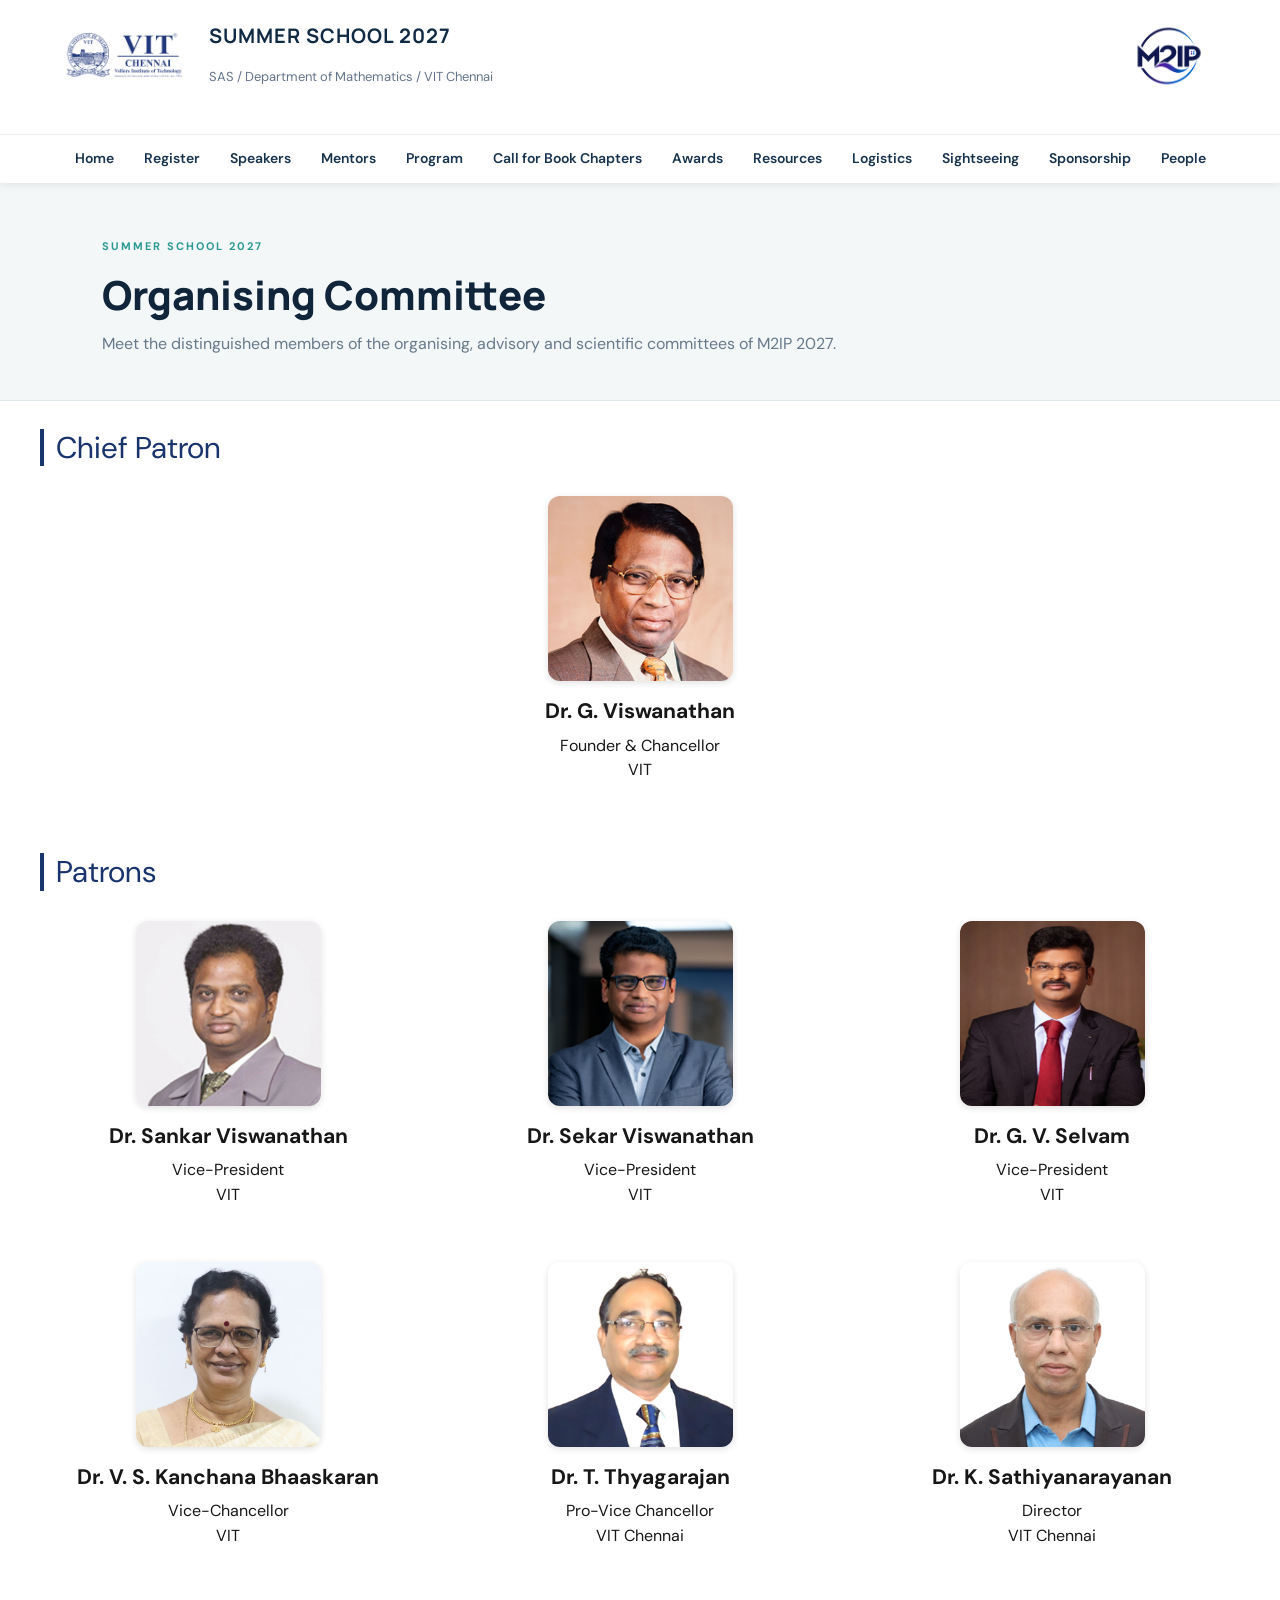
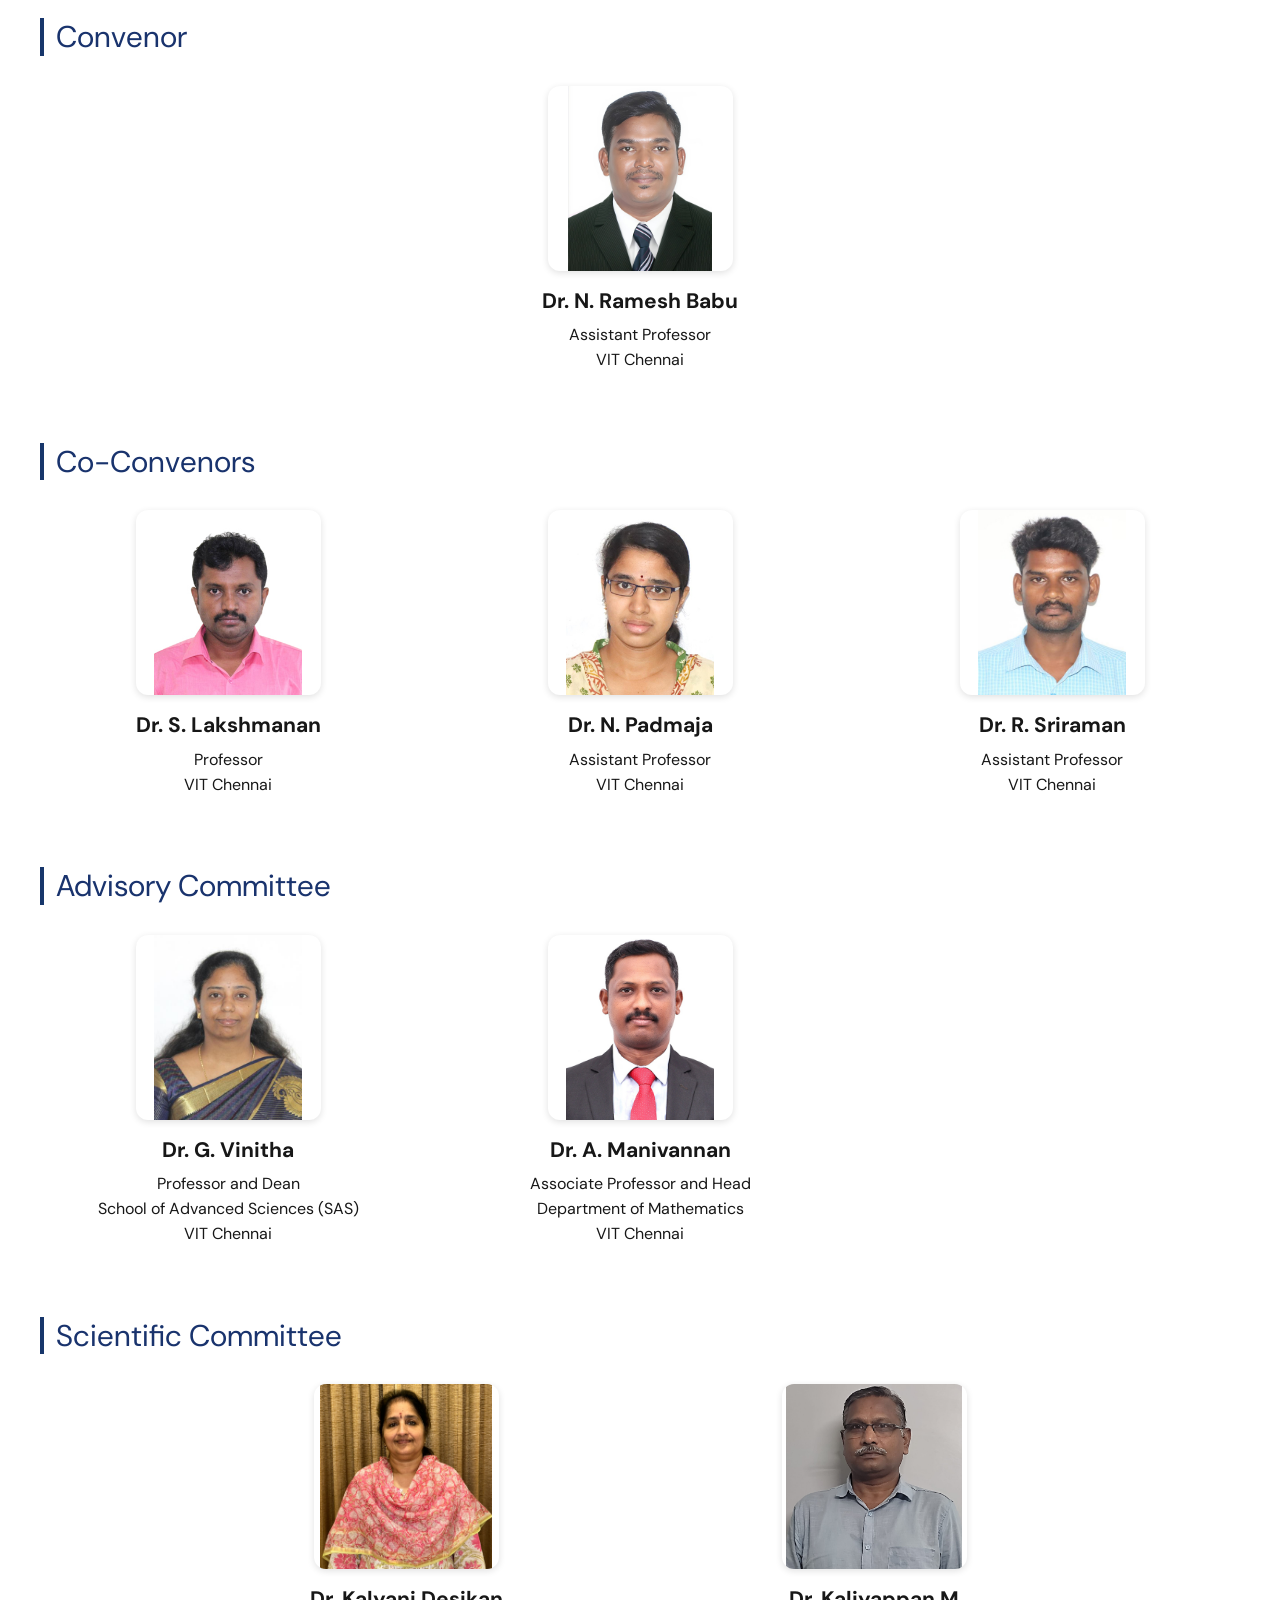
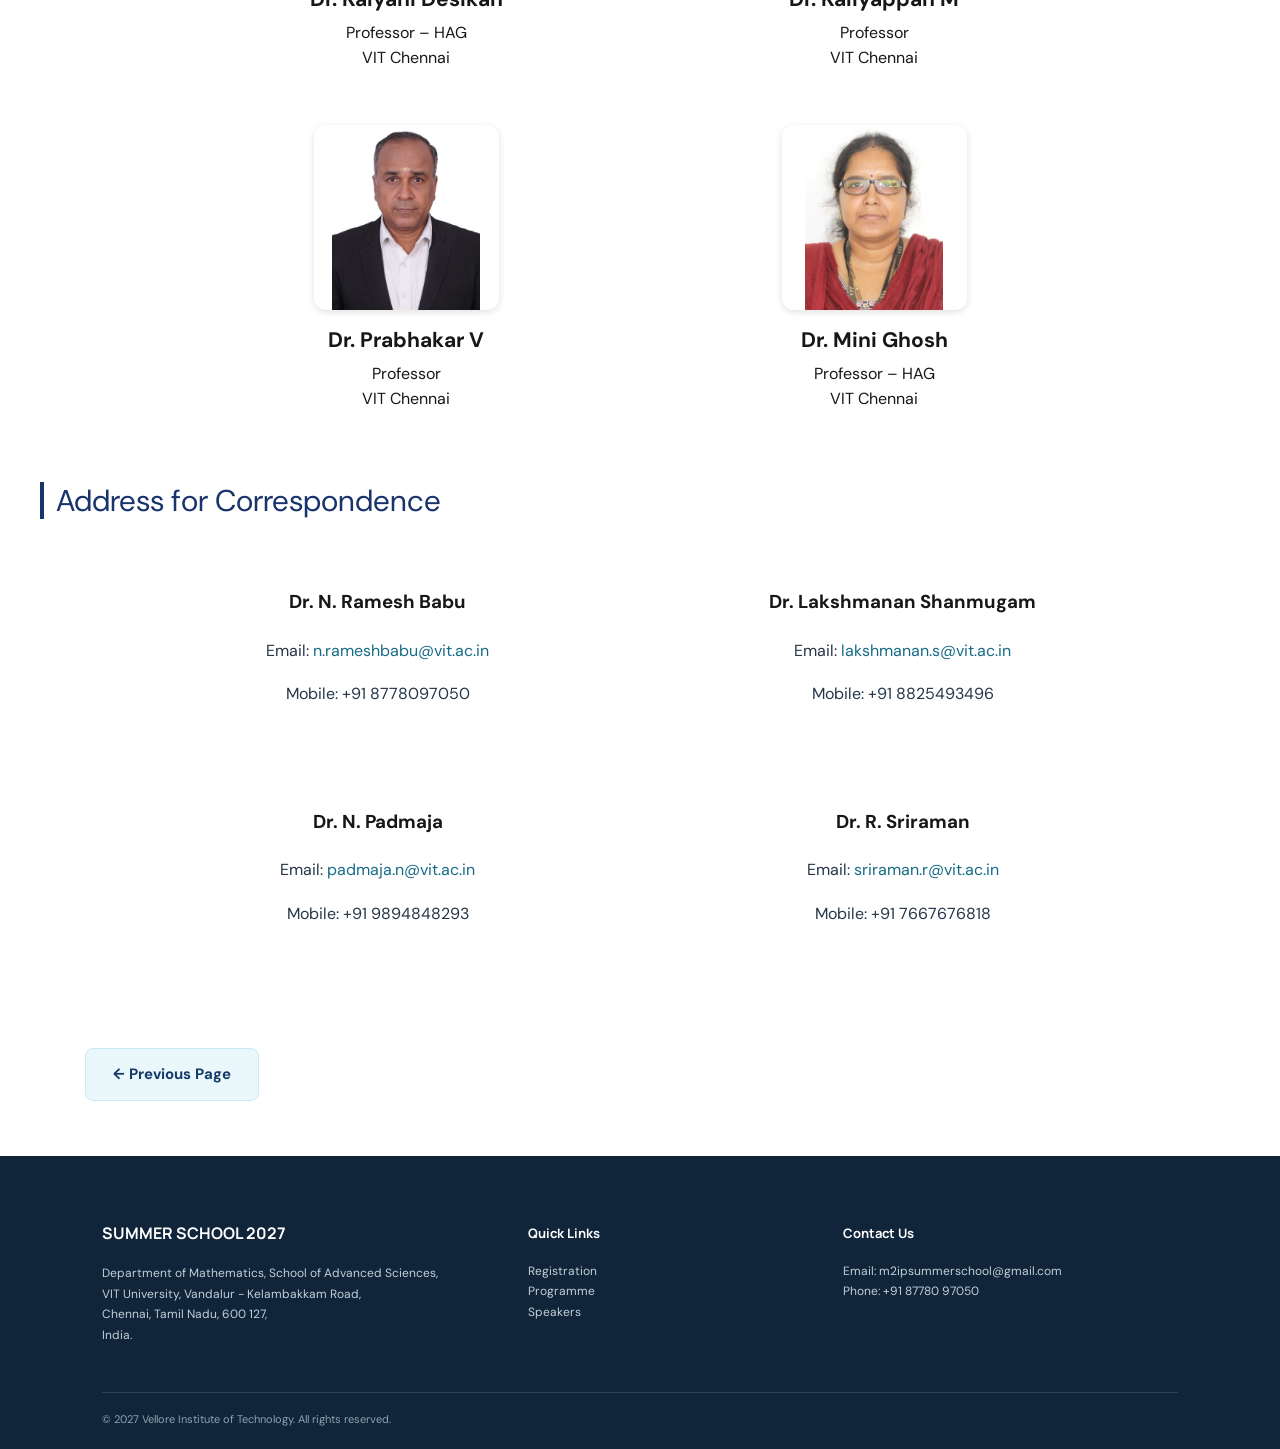
<file: people.html>
<!DOCTYPE html>
<html lang="en">
<head>
    <meta charset="UTF-8">
    <meta name="viewport" content="width=device-width, initial-scale=1.0">
    <title>Organising Committee | M2IP Summer School 2027</title>
    <link rel="stylesheet" href="style.css">

    <style>
        /* Main committee section */
        .committee-section {
            width: min(1360px, calc(100% - 64px));
            margin: 0 auto;
            padding: 28px 0 42px;
            box-sizing: border-box;
        }

        /* Section headings */
        .committee-heading {
            text-align: left !important;
            color: #172b3f;
            font-size: 30px;
            font-weight: 400;
            line-height: 1.25;
            border-left: 4px solid #17366b;
            padding-left: 12px;
            margin: 0 0 30px;
        }

        /* General grid */
        .committee-grid {
            display: grid;
            grid-template-columns: repeat(3, minmax(0, 1fr));
            gap: 54px 36px;
            justify-items: center;
            align-items: start;
        }

        /* Profile layout - no cards */
        .committee-card {
            width: 100%;
            max-width: 330px;
            padding: 0 !important;
            margin: 0;
            background: transparent !important;
            border: 0 !important;
            border-radius: 0 !important;
            box-shadow: none !important;
            text-align: center;
            box-sizing: border-box;
        }

        /* Profile images */
        .committee-card .committee-photo {
            display: block;
            width: 185px;
            height: 185px;
            max-width: 100%;
            object-fit: contain;
            object-position: center;
            margin: 0 auto 16px;
            border-radius: 12px;
            box-shadow: 0 2px 7px rgba(0, 0, 0, 0.12);
        }

        /* Names */
        .committee-card h3 {
            color: #171717;
            font-size: 21px;
            font-weight: 700;
            line-height: 1.35;
            margin: 0 0 8px;
        }

        /* Designations */
        .committee-card p {
            color: #171717;
            font-size: 16px;
            line-height: 1.55;
            margin: 0;
        }

        /* Chief Patron and Convenor */
        .committee-grid.single {
            grid-template-columns: minmax(0, 1fr);
            max-width: 420px;
            margin: 0 auto;
        }

/* Patrons: 3 + 3 layout */
/* Patrons: 3 people in each row */
.committee-section .committee-grid.patrons-grid {
    display: grid;
    grid-template-columns: repeat(3, minmax(0, 1fr));
    gap: 54px 36px;
    justify-items: center;
    align-items: start;
}

.committee-section .committee-grid.patrons-grid .committee-card {
    grid-column: auto;
    width: 100%;
    max-width: 330px;
}

        /* Scientific Committee: 2 + 2 */
        .committee-section .committee-grid.scientific-grid {
            grid-template-columns: repeat(2, minmax(0, 1fr));
            max-width: 900px;
            margin: 0 auto;
        }

        /* Correspondence */
        .contact-grid {
            display: grid;
            grid-template-columns: repeat(2, minmax(0, 1fr));
            gap: 28px 50px;
            max-width: 1000px;
            margin: 0 auto;
        }

        .contact-card {
            text-align: center;
            padding: 18px;
            background: transparent;
            border: 0;
            box-shadow: none;
        }

        .contact-card h3 {
            color: #171717;
        }

        /* Organising members placeholder */
        .committee-photo-placeholder {
            width: 185px;
            height: 185px;
            margin: 0 auto 16px;
            display: flex;
            align-items: center;
            justify-content: center;
            background: #eef2f6;
            color: #19336d;
            border-radius: 12px;
            font-weight: 600;
            font-size: 15px;
            text-align: center;
        }

        /* Tablet */
@media (max-width: 800px) {
    .committee-section {
        width: min(100% - 40px, 680px);
    }

    .committee-grid,
    .committee-section .committee-grid.patrons-grid {
        grid-template-columns: repeat(2, minmax(0, 1fr));
    }
}

        /* Mobile */
        @media (max-width: 540px) {
            .committee-section {
                width: calc(100% - 32px);
                padding: 24px 0 32px;
            }

            .committee-heading {
                font-size: 25px;
                margin-bottom: 24px;
            }

            .committee-grid,
            .committee-section .committee-grid.patrons-grid,
            .committee-section .committee-grid.scientific-grid,
            .contact-grid {
                grid-template-columns: minmax(0, 1fr) !important;
                gap: 38px;
            }

            .committee-section .committee-grid.patrons-grid .committee-card {
                grid-column: auto !important;
            }

            .committee-card .committee-photo {
                width: 170px;
                height: 170px;
            }
        }
    </style>
</head>

<body>

    <!-- HEADER -->
    <header class="site-header">

        <div class="header-top">

            <div class="vit-logo">
                <img src="blue-vit-logo.png" alt="VIT Chennai Logo">
            </div>

            <div class="brand">
                <strong>SUMMER SCHOOL 2027</strong>
                <small>SAS / Department of Mathematics / VIT Chennai</small>
            </div>

            <div class="m2ip-logo">
                <img src="M2IP Logo.png" alt="M2IP Logo">
            </div>

        </div>

        <button class="menu-toggle"
                aria-label="Toggle navigation"
                onclick="document.querySelector('.nav').classList.toggle('open')">
            ☰
        </button>

        <nav class="nav">
            <a href="index.html">Home</a>
            <a href="register.html">Register</a>
            <a href="speakers.html">Speakers</a>
            <a href="mentors.html">Mentors</a>
            <a href="program.html">Program</a>
            <a href="bookchapters.html">Call for Book Chapters</a>
            <a href="awards.html">Awards</a>
            <a href="resources.html">Resources</a>
            <a href="logistics.html">Logistics</a>
            <a href="sightseeing.html">Sightseeing</a>
            <a href="sponsors.html">Sponsorship</a>
            <a href="people.html">People</a>
        </nav>

    </header>

    <!-- MAIN CONTENT -->
    <main class="inner">

        <div class="page-title">
            <p class="eyebrow">SUMMER SCHOOL 2027</p>
            <h1>Organising Committee</h1>
            <p>
                Meet the distinguished members of the organising,
                advisory and scientific committees of M2IP 2027.
            </p>
        </div>

        <!-- CHIEF PATRON -->
        <section id="organizers" class="committee-section">

            <h2 class="committee-heading">Chief Patron</h2>

            <div class="committee-grid single">

                <article class="committee-card">
                    <img src="viswanathan.jpg"
                         alt="Dr. G. Viswanathan"
                         class="committee-photo">

                    <h3>Dr. G. Viswanathan</h3>
                    <p>Founder &amp; Chancellor<br>VIT</p>
                </article>

            </div>
        </section>

        <!-- PATRONS -->
        <section class="committee-section">

            <h2 class="committee-heading">Patrons</h2>

            <div class="committee-grid patrons-grid">

                <article class="committee-card">
                    <img src="vpa_small.jpg"
                         alt="Dr. Sankar Viswanathan"
                         class="committee-photo">
                    <h3>Dr. Sankar Viswanathan</h3>
                    <p>Vice-President<br>VIT</p>
                </article>

                <article class="committee-card">
                    <img src="vicepresident.jpg"
                         alt="Dr. Sekar Viswanathan"
                         class="committee-photo">
                    <h3>Dr. Sekar Viswanathan</h3>
                    <p>Vice-President<br>VIT</p>
                </article>

                <article class="committee-card">
                    <img src="gvs.jpg"
                         alt="Dr. G. V. Selvam"
                         class="committee-photo">
                    <h3>Dr. G. V. Selvam</h3>
                    <p>Vice-President<br>VIT</p>
                </article>

                <article class="committee-card">
                    <img src="vsk.jpg"
                         alt="Dr. V. S. Kanchana Bhaaskaran"
                         class="committee-photo">
                    <h3>Dr. V. S. Kanchana Bhaaskaran</h3>
                    <p>Vice-Chancellor<br>VIT</p>
                </article>

                <article class="committee-card">
                    <img src="tt.jpg"
                         alt="Dr. T. Thyagarajan"
                         class="committee-photo">
                    <h3>Dr. T. Thyagarajan</h3>
                    <p>Pro-Vice Chancellor<br>VIT Chennai</p>
                </article>

                <article class="committee-card">
                    <img src="sn.jpg"
                         alt="Dr. K. Sathiyanarayanan"
                         class="committee-photo">
                    <h3>Dr. K. Sathiyanarayanan</h3>
                    <p>Director<br>VIT Chennai</p>
                </article>
            </div>
        </section>

        <!-- CONVENOR -->
        <section class="committee-section">

            <h2 class="committee-heading">Convenor</h2>

            <div class="committee-grid single">

                <article class="committee-card">
                    <img src="nrb.jpeg"
                         alt="Dr. N. Ramesh Babu"
                         class="committee-photo">
                    <h3>Dr. N. Ramesh Babu</h3>
                    <p>Assistant Professor<br>VIT Chennai</p>
                </article>

            </div>
        </section>

        <!-- CO-CONVENORS -->
        <section class="committee-section">

            <h2 class="committee-heading">Co-Convenors</h2>

            <div class="committee-grid">

                <article class="committee-card">
                    <img src="laksh.jpg"
                         alt="Dr. S. Lakshmanan"
                         class="committee-photo">
                    <h3>Dr. S. Lakshmanan</h3>
                    <p>Professor<br>VIT Chennai</p>
                </article>

                <article class="committee-card">
                    <img src="pn.jpg"
                         alt="Dr. N. Padmaja"
                         class="committee-photo">
                    <h3>Dr. N. Padmaja</h3>
                    <p>Assistant Professor<br>VIT Chennai</p>
                </article>

                <article class="committee-card">
                    <img src="sriraman.jpg"
                         alt="Dr. R. Sriraman"
                         class="committee-photo">
                    <h3>Dr. R. Sriraman</h3>
                    <p>Assistant Professor<br>VIT Chennai</p>
                </article>

            </div>
        </section>

    
        <!-- ADVISORY COMMITTEE -->
        <section class="committee-section">

            <h2 class="committee-heading">Advisory Committee</h2>

            <div class="committee-grid">

                <article class="committee-card">
                    <img src="dean.jpg"
                         alt="Dr. G. Vinitha"
                         class="committee-photo">
                    <h3>Dr. G. Vinitha</h3>
                    <p>
                        Professor and Dean<br>
                        School of Advanced Sciences (SAS)<br>
                        VIT Chennai
                    </p>
                </article>

                <article class="committee-card">
                    <img src="hod.jpg"
                         alt="Dr. A. Manivannan"
                         class="committee-photo">
                    <h3>Dr. A. Manivannan</h3>
                    <p>
                        Associate Professor and Head<br>
                        Department of Mathematics<br>
                        VIT Chennai
                    </p>
                </article>

            </div>
        </section>

        <!-- SCIENTIFIC COMMITTEE -->
        <section class="committee-section">

            <h2 class="committee-heading">Scientific Committee</h2>

            <div class="committee-grid scientific-grid">
                <article class="committee-card">
                    <img src="kalyani.jpeg"
                         alt="Dr. Kalyani Desikan"
                         class="committee-photo">
                    <h3>Dr. Kalyani Desikan</h3>
                    <p>Professor – HAG<br>VIT Chennai</p>
                </article>
                <article class="committee-card">
                    <img src="kaliyappan.jpeg"
                         alt="Dr. Kaliyappan M"
                         class="committee-photo">
                    <h3>Dr. Kaliyappan M</h3>
                    <p>Professor<br>VIT Chennai</p>
                </article>
                <article class="committee-card">
                    <img src="prabhakar.jpg"
                         alt="Dr. Prabhakar V"
                         class="committee-photo">
                    <h3>Dr. Prabhakar V</h3>
                    <p>Professor<br>VIT Chennai</p>
                </article>
                <article class="committee-card">
                    <img src="mini gosh.jpeg"
                         alt="Dr. Mini Ghosh"
                         class="committee-photo">
                    <h3>Dr. Mini Ghosh</h3>
                    <p>Professor – HAG<br>VIT Chennai</p>
                </article>
            </div>
        </section>

        <!-- ADDRESS FOR CORRESPONDENCE -->
        <section class="committee-section contact-section">

            <h2 class="committee-heading">
                Address for Correspondence
            </h2>

            <div class="contact-grid">

                <div class="contact-card">
                    <h3>Dr. N. Ramesh Babu</h3>
                    <p>
                        Email:
                        <a href="mailto:n.rameshbabu@vit.ac.in">
                            n.rameshbabu@vit.ac.in
                        </a>
                    </p>
                    <p>Mobile: +91 8778097050</p>
                </div>

                <div class="contact-card">
                    <h3>Dr. Lakshmanan Shanmugam</h3>
                    <p>
                        Email:
                        <a href="mailto:lakshmanan.s@vit.ac.in">
                            lakshmanan.s@vit.ac.in
                        </a>
                    </p>
                    <p>Mobile: +91 8825493496</p>
                </div>

                <div class="contact-card">
                    <h3>Dr. N. Padmaja</h3>
                    <p>
                        Email:
                        <a href="mailto:padmaja.n@vit.ac.in">
                            padmaja.n@vit.ac.in
                        </a>
                    </p>
                    <p>Mobile: +91 9894848293</p>
                </div>

                <div class="contact-card">
                    <h3>Dr. R. Sriraman</h3>
                    <p>
                        Email:
                        <a href="mailto:sriraman.r@vit.ac.in">
                            sriraman.r@vit.ac.in
                        </a>
                    </p>
                    <p>Mobile: +91 7667676818</p>
                </div>

            </div>
        </section>

    </main>

<!-- =====================================
     PAGE NAVIGATION
===================================== -->

<div class="page-navigation">

    <a href="sponsors.html"
       class="page-nav-btn previous-btn">
        ← Previous Page
    </a>

</div>

    <!-- FOOTER -->
    <footer class="footer">

        <div>
            <h3>SUMMER SCHOOL 2027</h3>
            <p>
                Department of Mathematics, School of Advanced Sciences,<br>
                VIT University, Vandalur - Kelambakkam Road,<br>
                Chennai, Tamil Nadu, 600 127,<br>
                India.
            </p>
        </div>

        <div>
            <h4>Quick Links</h4>
            <a href="register.html">Registration</a>
            <a href="program.html">Programme</a>
            <a href="speakers.html">Speakers</a>
        </div>

        <div>
            <h4>Contact Us</h4>
            <p>
                Email: m2ipsummerschool@gmail.com<br>
                Phone: +91 87780 97050
            </p>
        </div>

        <div class="copyright">
            © 2027 Vellore Institute of Technology.
            All rights reserved.
        </div>

    </footer>

</body>
</html>
</file>
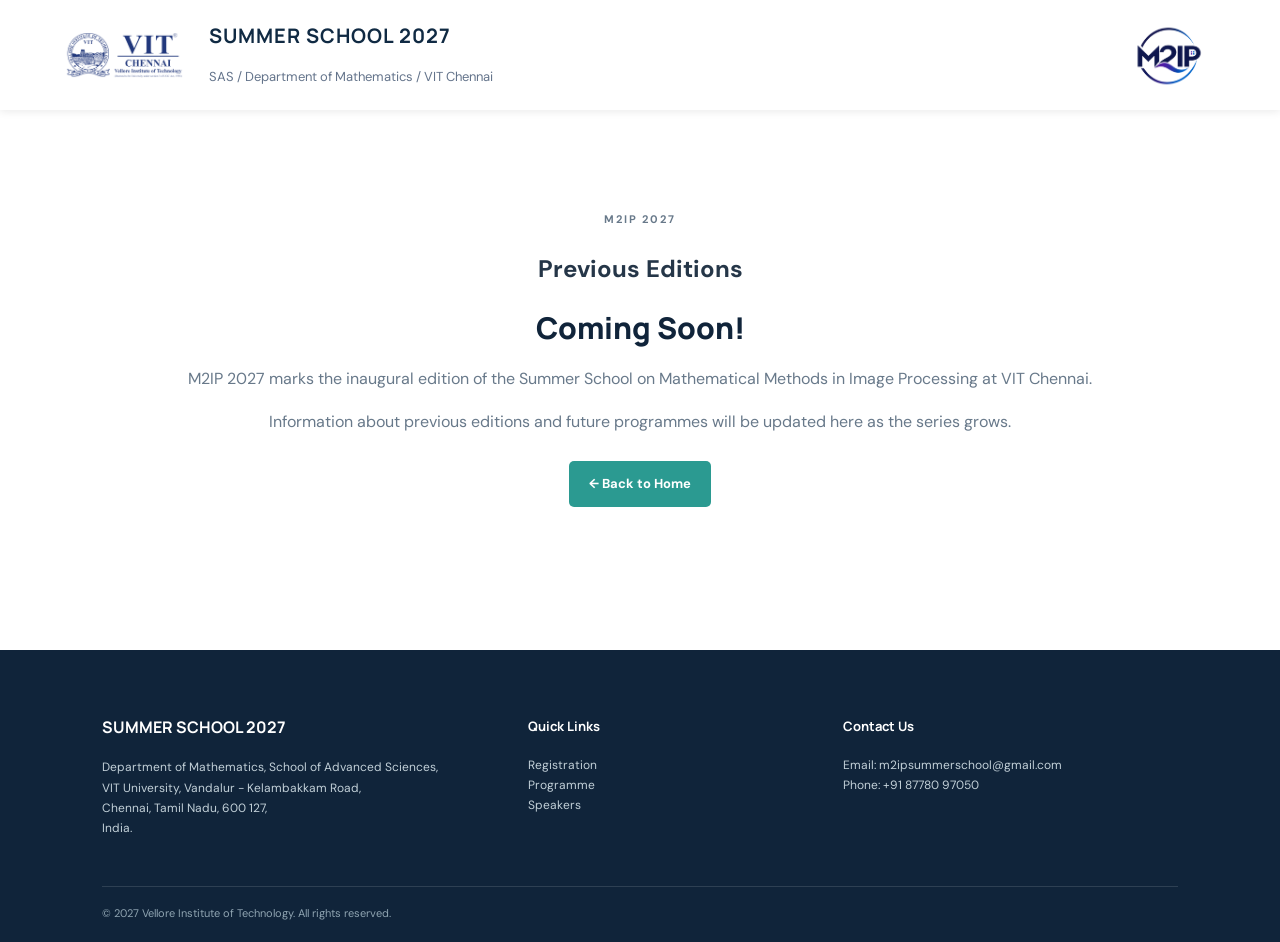
<file: previous-editions.html>
<!DOCTYPE html>
<html lang="en">

<head>
    <meta charset="UTF-8">
    <meta name="viewport" content="width=device-width, initial-scale=1">

    <title>Previous Editions | M2IP 2027</title>

    <link rel="stylesheet" href="style.css">
</head>

<body>

    <!-- Header -->
    <header class="site-header">

        <div class="header-top">

            <div class="vit-logo">
                <img src="blue-vit-logo.png" alt="VIT Chennai Logo">
            </div>

            <div class="brand">
                <strong>SUMMER SCHOOL 2027</strong>
                <small>SAS / Department of Mathematics / VIT Chennai</small>
            </div>

            <div class="m2ip-logo">
                <img src="M2IP Logo.png" alt="M2IP Logo">
            </div>

        </div>

    </header>

    <!-- Main Content -->
    <main class="inner">

        <section class="content-section"
                 style="text-align: center; padding: 100px 20px;">

            <p class="eyebrow">M2IP 2027</p>

            <h1>Previous Editions</h1>

            <h2>Coming Soon!</h2>

            <p>
                M2IP 2027 marks the inaugural edition of the
                Summer School on Mathematical Methods in Image
                Processing at VIT Chennai.
            </p>

            <p>
                Information about previous editions and future
                programmes will be updated here as the series grows.
            </p>

            <a class="button" href="index.html">
                ← Back to Home
            </a>

        </section>

    </main>

    <!-- Footer Section -->
    <footer class="footer">

        <!-- Institution Details -->
        <div>

            <h3>SUMMER SCHOOL 2027</h3>

            <p>
                Department of Mathematics, School of Advanced Sciences, 
                <br>
                VIT University, Vandalur - Kelambakkam Road,
                <br>
                Chennai, Tamil Nadu, 600 127,
                <br>
                India.
            </p>

        </div>

        <!-- Quick Links -->
        <div>

            <h4>Quick Links</h4>

            <a href="register.html">Registration</a>
            <a href="program.html">Programme</a>
            <a href="speakers.html">Speakers</a>

        </div>

        <!-- Contact Information -->
        <div>

            <h4>Contact Us</h4>

            <p>
                Email: m2ipsummerschool@gmail.com
                <br>
                Phone: +91 87780 97050
            </p>

        </div>

        <!-- Copyright -->
        <div class="copyright">

            © 2027 Vellore Institute of Technology. All rights reserved.

        </div>

    </footer>

</body>

</html>
</file>
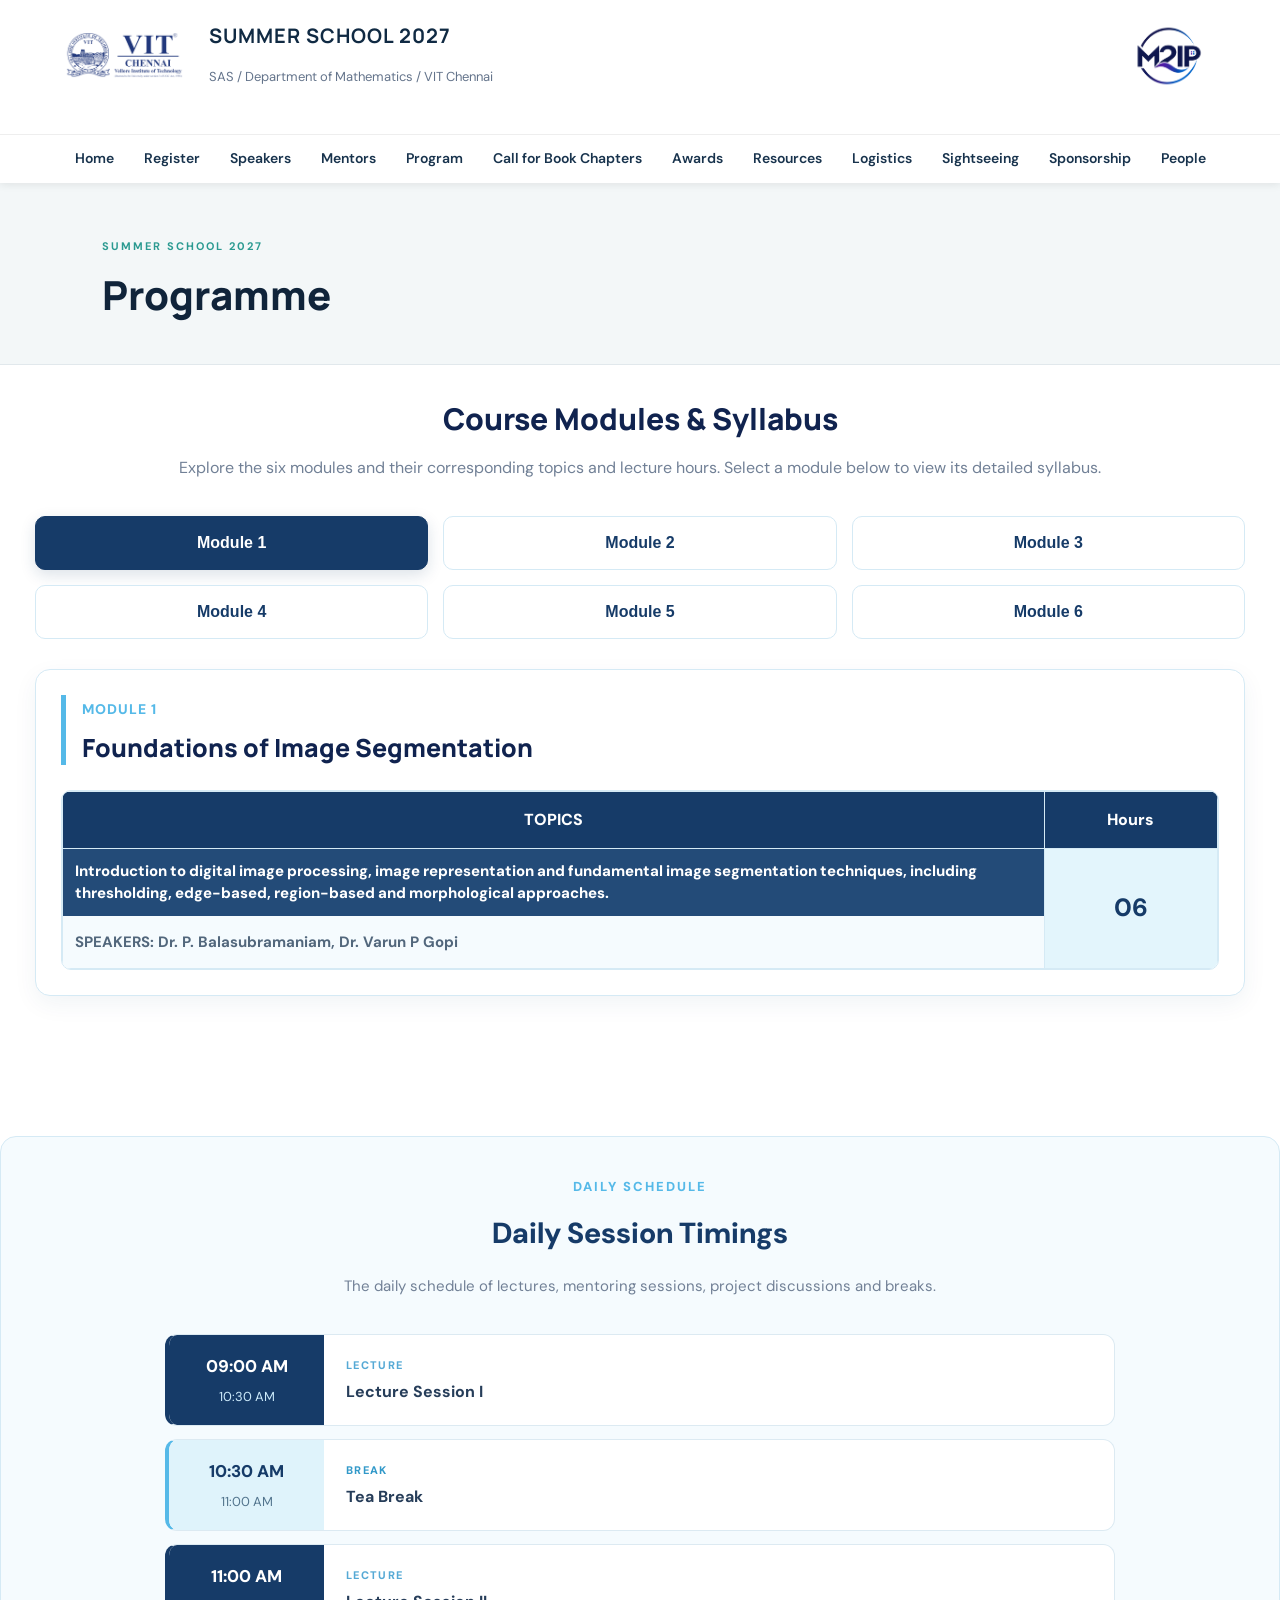
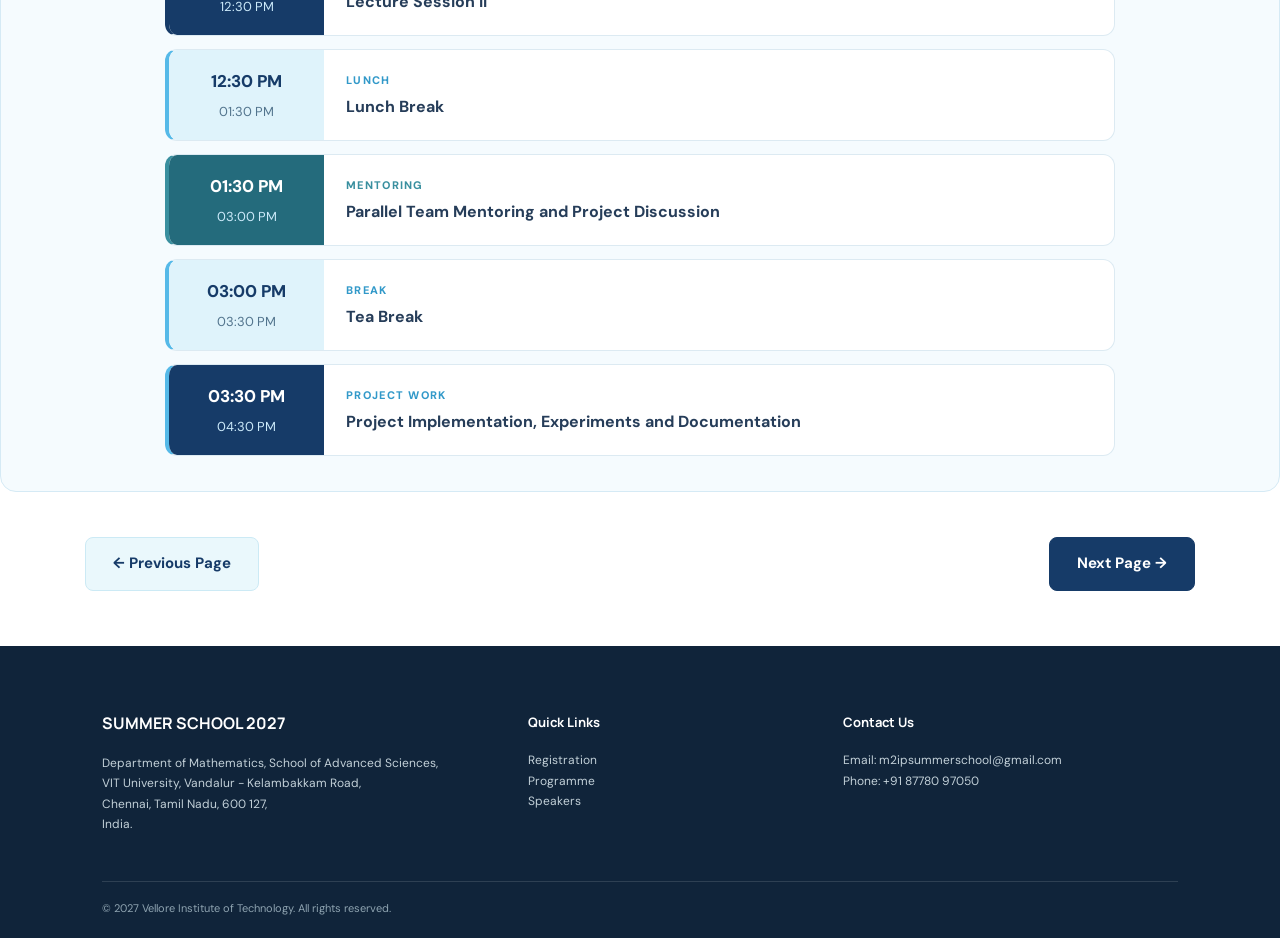
<file: program.html>
<!DOCTYPE html>
<html lang="en">

<head>

<meta charset="UTF-8">
<meta name="viewport" content="width=device-width, initial-scale=1.0">

<title>Programme | Summer School 2027</title>

<link rel="stylesheet" href="style.css">

<style>

/* =====================================
   PROGRAMME SECTION
===================================== */

.programme-section {
    max-width: 1250px;
    margin: auto;
    padding: 35px 20px 75px;
}

.programme-heading {
    text-align: center;
    margin-bottom: 35px;
}

.programme-heading h2 {
    color: #10234f;
    font-size: 30px;
    margin-bottom: 12px;
}

.programme-heading p {
    color: #718096;
    font-size: 16px;
    line-height: 1.7;
}


/* =====================================
   MODULE BUTTONS
===================================== */

.module-tabs {
    display: grid;
    grid-template-columns: repeat(3, 1fr);
    gap: 15px;
    margin-bottom: 30px;
}

.module-tab {
    background: #ffffff;
    color: #163b68;

    border: 1px solid #d5eaf5;
    border-radius: 10px;

    padding: 17px 12px;

    font-size: 16px;
    font-weight: 700;

    cursor: pointer;

    transition: all 0.3s ease;
}

.module-tab:hover {
    background: #eaf8fc;
    border-color: #55b9e8;
    transform: translateY(-2px);
}

.module-tab.active {
    background: #163b68;
    color: #ffffff;
    border-color: #163b68;

    box-shadow: 0 5px 15px rgba(22,59,104,0.15);
}


/* =====================================
   MODULE CONTENT
===================================== */

.module-content {
    display: none;

    background: #ffffff;

    border: 1px solid #d5eaf5;
    border-radius: 15px;

    padding: 25px;

    box-shadow: 0 8px 25px rgba(20,65,100,0.06);

    animation: moduleFade 0.35s ease;
}

.module-content.active {
    display: block;
}

@keyframes moduleFade {
    from {
        opacity: 0;
        transform: translateY(8px);
    }

    to {
        opacity: 1;
        transform: translateY(0);
    }
}


/* MODULE TITLE */

.module-title {
    border-left: 5px solid #55b9e8;
    padding-left: 16px;
    margin-bottom: 25px;
}

.module-title span {
    color: #55b9e8;
    font-size: 14px;
    font-weight: 800;
    letter-spacing: 1px;
}

.module-title h2 {
    color: #10234f;
    font-size: 25px;
    margin-top: 8px;
    line-height: 1.4;
}


/* =====================================
   SYLLABUS TABLE
===================================== */

.syllabus-table-wrapper {
    width: 100%;
    overflow-x: auto;
    border: 1px solid #d5eaf5;
    border-radius: 10px;
}

.syllabus-table {
    width: 100%;
    border-collapse: collapse;
    table-layout: fixed;
}

.syllabus-table th {
    background: #163b68;
    color: #ffffff;

    padding: 14px 10px;

    font-size: 16px;
    font-weight: 800;

    text-align: center;

    border: 1px solid #d5eaf5;
}

.syllabus-table th:first-child {
    width: 85%;
}

.syllabus-table th:last-child {
    width: 15%;
}

.syllabus-table td {
    border: 1px solid #d5eaf5;
    padding: 0;
}


/* TOPIC TITLE */

.topic-name {
    background: #234b78;
    color: #ffffff;

    padding: 11px 12px;

    font-size: 15px;
    font-weight: 800;

    line-height: 1.5;
}


/* TOPIC DESCRIPTION */

.topic-description {
    background: #f5fbfe;
    color: #52677c;

    padding: 14px 12px;

    font-size: 15px;
    line-height: 1.65;

    text-align: justify;
}


/* LECTURE HOURS */

.hours-cell {
    background: #e3f5fc;
    color: #163b68;

    font-size: 25px;
    font-weight: 800;

    text-align: center;
    vertical-align: middle;
}


/* =====================================
   RESPONSIVE DESIGN
===================================== */

@media (max-width: 768px) {

    .programme-section {
        padding: 25px 12px 55px;
    }

    .programme-heading h2 {
        font-size: 25px;
    }

    .module-tabs {
        grid-template-columns: repeat(2, 1fr);
        gap: 10px;
    }

    .module-tab {
        font-size: 14px;
        padding: 14px 8px;
    }

    .module-content {
        padding: 18px 12px;
    }

    .module-title h2 {
        font-size: 21px;
    }

    .syllabus-table {
        min-width: 550px;
    }

    .topic-name {
        font-size: 14px;
    }

    .topic-description {
        font-size: 14px;
    }

    .hours-cell {
        font-size: 21px;
    }

}

@media (max-width: 400px) {

    .module-tabs {
        grid-template-columns: 1fr 1fr;
    }

}

</style>

</head>


<body>


<!-- =====================================
     HEADER
===================================== -->

<header class="site-header">

    <div class="header-top">

        <div class="vit-logo">
            <img src="blue-vit-logo.png"
                 alt="VIT Chennai Logo">
        </div>

        <div class="brand">
            <strong>SUMMER SCHOOL 2027</strong>
            <small>SAS / Department of Mathematics / VIT Chennai</small>
        </div>

        <div class="m2ip-logo">
            <img src="M2IP Logo.png"
                 alt="M2IP Logo">
        </div>

    </div>


    <button class="menu-toggle"
            aria-label="Toggle navigation"
            onclick="document.querySelector('.nav').classList.toggle('open')">
        ☰
    </button>


    <nav class="nav">

        <a href="index.html">Home</a>
        <a href="register.html">Register</a>
        <a href="speakers.html">Speakers</a>
        <a href="mentors.html">Mentors</a>
        <a href="program.html">Program</a>
        <a href="bookchapters.html">Call for Book Chapters</a>
        <a href="awards.html">Awards</a>
        <a href="resources.html">Resources</a>
        <a href="logistics.html">Logistics</a>
        <a href="sightseeing.html">Sightseeing</a>
        <a href="sponsors.html">Sponsorship</a>
        <a href="people.html">People</a>

    </nav>

</header>



<!-- =====================================
     MAIN CONTENT
===================================== -->

<main class="inner">

    <div class="page-title">

        <p class="eyebrow">SUMMER SCHOOL 2027</p>

        <h1>Programme</h1>

    </div>


    <section class="content-section programme-section">


        <div class="programme-heading">

            <h2>Course Modules &amp; Syllabus</h2>

            <p>
                Explore the six modules and their corresponding
                topics and lecture hours. Select a module below
                to view its detailed syllabus.
            </p>

        </div>



        <!-- =================================
             MODULE BUTTONS
        ================================= -->

        <div class="module-tabs">

            <button class="module-tab active"
                    onclick="showModule(1)">
                Module 1
            </button>

            <button class="module-tab"
                    onclick="showModule(2)">
                Module 2
            </button>

            <button class="module-tab"
                    onclick="showModule(3)">
                Module 3
            </button>

            <button class="module-tab"
                    onclick="showModule(4)">
                Module 4
            </button>

            <button class="module-tab"
                    onclick="showModule(5)">
                Module 5
            </button>

            <button class="module-tab"
                    onclick="showModule(6)">
                Module 6
            </button>

        </div>



        <!-- =================================
             MODULE 1
        ================================= -->

        <div class="module-content active" id="module-1">

            <div class="module-title">

                <span>MODULE 1</span>

                <h2>Foundations of Image Segmentation</h2>

            </div>


            <div class="syllabus-table-wrapper">

                <table class="syllabus-table">

                    <thead>
                        <tr>
                            <th>TOPICS</th>
                            <th>Hours</th>
                        </tr>
                    </thead>

                    <tbody>
                        <tr>

                            <td>
                                <div class="topic-name">
                                    Introduction to digital image processing,
                                    image representation and fundamental image
                                    segmentation techniques, including
                                    thresholding, edge-based, region-based and
                                    morphological approaches.
                                </div>

                                <div class="topic-description">
                                    <strong>SPEAKERS: Dr. P. Balasubramaniam, Dr. Varun P Gopi</strong>
                                </div>
                            </td>

                            <td class="hours-cell">06</td>

                        </tr>
                    </tbody>

                </table>

            </div>

        </div>



        <!-- =================================
             MODULE 2
        ================================= -->

        <div class="module-content" id="module-2">

            <div class="module-title">

                <span>MODULE 2</span>

                <h2>Classical Clustering and Fuzzy-Based Segmentation</h2>

            </div>


            <div class="syllabus-table-wrapper">

                <table class="syllabus-table">

                    <thead>
                        <tr>
                            <th>TOPICS</th>
                            <th>Hours</th>
                        </tr>
                    </thead>

                    <tbody>
                        <tr>

                            <td>
                                <div class="topic-name">
                                    Fundamentals of clustering and fuzzy set
                                    theory, mathematical approaches to
                                    clustering-based segmentation, hard and
                                    soft clustering methods, and their
                                    applications in image segmentation.
                                </div>

                                <div class="topic-description">
                                   <strong>SPEAKERS:  Dr. P. Sumathi</strong>
                                </div>
                            </td>

                            <td class="hours-cell">06</td>

                        </tr>
                    </tbody>

                </table>

            </div>

        </div>



        <!-- =================================
             MODULE 3
        ================================= -->

        <div class="module-content" id="module-3">

            <div class="module-title">

                <span>MODULE 3</span>

                <h2>Transformer Fundamentals for Computer Vision</h2>

            </div>


            <div class="syllabus-table-wrapper">

                <table class="syllabus-table">

                    <thead>
                        <tr>
                            <th>TOPICS</th>
                            <th>Hours</th>
                        </tr>
                    </thead>

                    <tbody>
                        <tr>

                            <td>
                                <div class="topic-name">
                                     Introduction to transformer architectures,
                                    attention mechanisms, positional encoding,
                                    encoder-decoder frameworks and their
                                    applications in computer vision.
                                </div>

                                <div class="topic-description">
                                    
                                   <strong>SPEAKERS: Dr. Manas Kamal Bhuyan</strong>
                                </div>
                            </td>

                            <td class="hours-cell">03</td>

                        </tr>
                    </tbody>

                </table>

            </div>

        </div>



        <!-- =================================
             MODULE 4
        ================================= -->

        <div class="module-content" id="module-4">

            <div class="module-title">

                <span>MODULE 4</span>

                <h2>Deep Learning Foundations for Image Segmentation</h2>

            </div>


            <div class="syllabus-table-wrapper">

                <table class="syllabus-table">

                    <thead>
                        <tr>
                            <th>TOPICS</th>
                            <th>Hours</th>
                        </tr>
                    </thead>

                    <tbody>
                        <tr>

                            <td>
                                <div class="topic-name">
                                     Fundamentals of deep learning for image
                                    segmentation, convolutional feature
                                    learning, encoder-decoder frameworks,
                                    semantic segmentation architectures and
                                    learning-based approaches to image
                                    segmentation.
                                </div>

                                <div class="topic-description">
                                   <strong>SPEAKERS:  Dr. Rama Krishna Sai Gorthi</strong>
                                </div>
                            </td>

                            <td class="hours-cell">03</td>

                        </tr>
                    </tbody>

                </table>

            </div>

        </div>



        <!-- =================================
             MODULE 5
        ================================= -->

        <div class="module-content" id="module-5">

            <div class="module-title">

                <span>MODULE 5</span>

                <h2>Advanced Image Segmentation</h2>

            </div>


            <div class="syllabus-table-wrapper">

                <table class="syllabus-table">

                    <thead>
                        <tr>
                            <th>TOPICS</th>
                            <th>Hours</th>
                        </tr>
                    </thead>

                    <tbody>
                        <tr>

                            <td>
                                <div class="topic-name">
                                    Advanced approaches to image segmentation,
                                    including attention-based and
                                    transformer-based methods, foundation
                                    models, prompt-based segmentation and
                                    emerging developments in image
                                    segmentation.
                                </div>

                                <div class="topic-description">
                                    <strong>SPEAKERS:  Dr. Ramiya A M, Dr. Sumitra S </strong>
                                </div>
                            </td>

                            <td class="hours-cell">06</td>

                        </tr>
                    </tbody>

                </table>

            </div>

        </div>



        <!-- =================================
             MODULE 6
        ================================= -->

        <div class="module-content" id="module-6">

            <div class="module-title">

                <span>MODULE 6</span>

                <h2>Object Detection and Related Vision Tasks</h2>

            </div>


            <div class="syllabus-table-wrapper">

                <table class="syllabus-table">

                    <thead>
                        <tr>
                            <th>TOPICS</th>
                            <th>Hours</th>
                        </tr>
                    </thead>

                    <tbody>
                        <tr>

                            <td>
                                <div class="topic-name">
                                    Fundamentals of object detection,
                                    object localisation, bounding box
                                    prediction, detection architectures,
                                    evaluation measures and their
                                    applications in computer vision.
                                </div>

                                <div class="topic-description">
                                    <strong>SPEAKERS: Dr. Pushparaj Mani Pathak</strong>
                                </div>
                            </td>

                            <td class="hours-cell">03</td>

                        </tr>
                    </tbody>

                </table>

            </div>

        </div>


    </section>

<!-- =====================================
     DAILY SESSION TIMINGS
===================================== -->

<section class="daily-schedule">

    <div class="schedule-heading">

        <span class="schedule-eyebrow">DAILY SCHEDULE</span>

        <h2>Daily Session Timings</h2>

        <p>
            The daily schedule of lectures, mentoring sessions,
            project discussions and breaks.
        </p>

    </div>


    <div class="schedule-container">

        <!-- SESSION 1 -->

        <div class="schedule-item lecture">

            <div class="schedule-time">
                <span>09:00 AM</span>
                <small>10:30 AM</small>
            </div>

            <div class="schedule-activity">

                <span class="schedule-label">LECTURE</span>

                <h3>Lecture Session I</h3>

            </div>

        </div>


        <!-- TEA BREAK 1 -->

        <div class="schedule-item break">

            <div class="schedule-time">
                <span>10:30 AM</span>
                <small>11:00 AM</small>
            </div>

            <div class="schedule-activity">

                <span class="schedule-label">BREAK</span>

                <h3>Tea Break</h3>

            </div>

        </div>


        <!-- SESSION 2 -->

        <div class="schedule-item lecture">

            <div class="schedule-time">
                <span>11:00 AM</span>
                <small>12:30 PM</small>
            </div>

            <div class="schedule-activity">

                <span class="schedule-label">LECTURE</span>

                <h3>Lecture Session II</h3>

            </div>

        </div>


        <!-- LUNCH BREAK -->

        <div class="schedule-item break">

            <div class="schedule-time">
                <span>12:30 PM</span>
                <small>01:30 PM</small>
            </div>

            <div class="schedule-activity">

                <span class="schedule-label">LUNCH</span>

                <h3>Lunch Break</h3>

            </div>

        </div>


        <!-- MENTORING SESSION -->

        <div class="schedule-item mentoring">

            <div class="schedule-time">
                <span>01:30 PM</span>
                <small>03:00 PM</small>
            </div>

            <div class="schedule-activity">

                <span class="schedule-label">MENTORING</span>

                <h3>Parallel Team Mentoring and Project Discussion</h3>

            </div>

        </div>


        <!-- TEA BREAK 2 -->

        <div class="schedule-item break">

            <div class="schedule-time">
                <span>03:00 PM</span>
                <small>03:30 PM</small>
            </div>

            <div class="schedule-activity">

                <span class="schedule-label">BREAK</span>

                <h3>Tea Break</h3>

            </div>

        </div>


        <!-- PROJECT IMPLEMENTATION -->

        <div class="schedule-item project">

            <div class="schedule-time">
                <span>03:30 PM</span>
                <small>04:30 PM</small>
            </div>

            <div class="schedule-activity">

                <span class="schedule-label">PROJECT WORK</span>

                <h3>
                    Project Implementation, Experiments and Documentation
                </h3>

            </div>

        </div>

    </div>

</section>

</main>


<!-- =====================================
     PAGE NAVIGATION
===================================== -->

<div class="page-navigation">

    <a href="mentors.html"
       class="page-nav-btn previous-btn">
        ← Previous Page
    </a>

    <a href="bookchapters.html"
       class="page-nav-btn next-btn">
        Next Page →
    </a>

</div>


<!-- =====================================
     FOOTER
===================================== -->

<footer class="footer">

    <div>

        <h3>SUMMER SCHOOL 2027</h3>

        <p>
            Department of Mathematics, School of Advanced Sciences,
            <br>
            VIT University, Vandalur - Kelambakkam Road,
            <br>
            Chennai, Tamil Nadu, 600 127,
            <br>
            India.
        </p>

    </div>


    <div>

        <h4>Quick Links</h4>

        <a href="register.html">Registration</a>
        <a href="program.html">Programme</a>
        <a href="speakers.html">Speakers</a>

    </div>


    <div>

        <h4>Contact Us</h4>

        <p>
            Email: m2ipsummerschool@gmail.com
            <br>
            Phone: +91 87780 97050
        </p>

    </div>


    <div class="copyright">

        © 2027 Vellore Institute of Technology.
        All rights reserved.

    </div>

</footer>



<!-- =====================================
     MODULE SWITCHING JAVASCRIPT
===================================== -->

<script>

function showModule(moduleNumber) {

    // Hide all module contents

    const modules = document.querySelectorAll('.module-content');

    modules.forEach(function(module) {
        module.classList.remove('active');
    });


    // Remove active class from all buttons

    const buttons = document.querySelectorAll('.module-tab');

    buttons.forEach(function(button) {
        button.classList.remove('active');
    });


    // Display selected module

    document.getElementById('module-' + moduleNumber)
        .classList.add('active');


    // Highlight selected button

    buttons[moduleNumber - 1].classList.add('active');

}

</script>


</body>
</html>
</file>
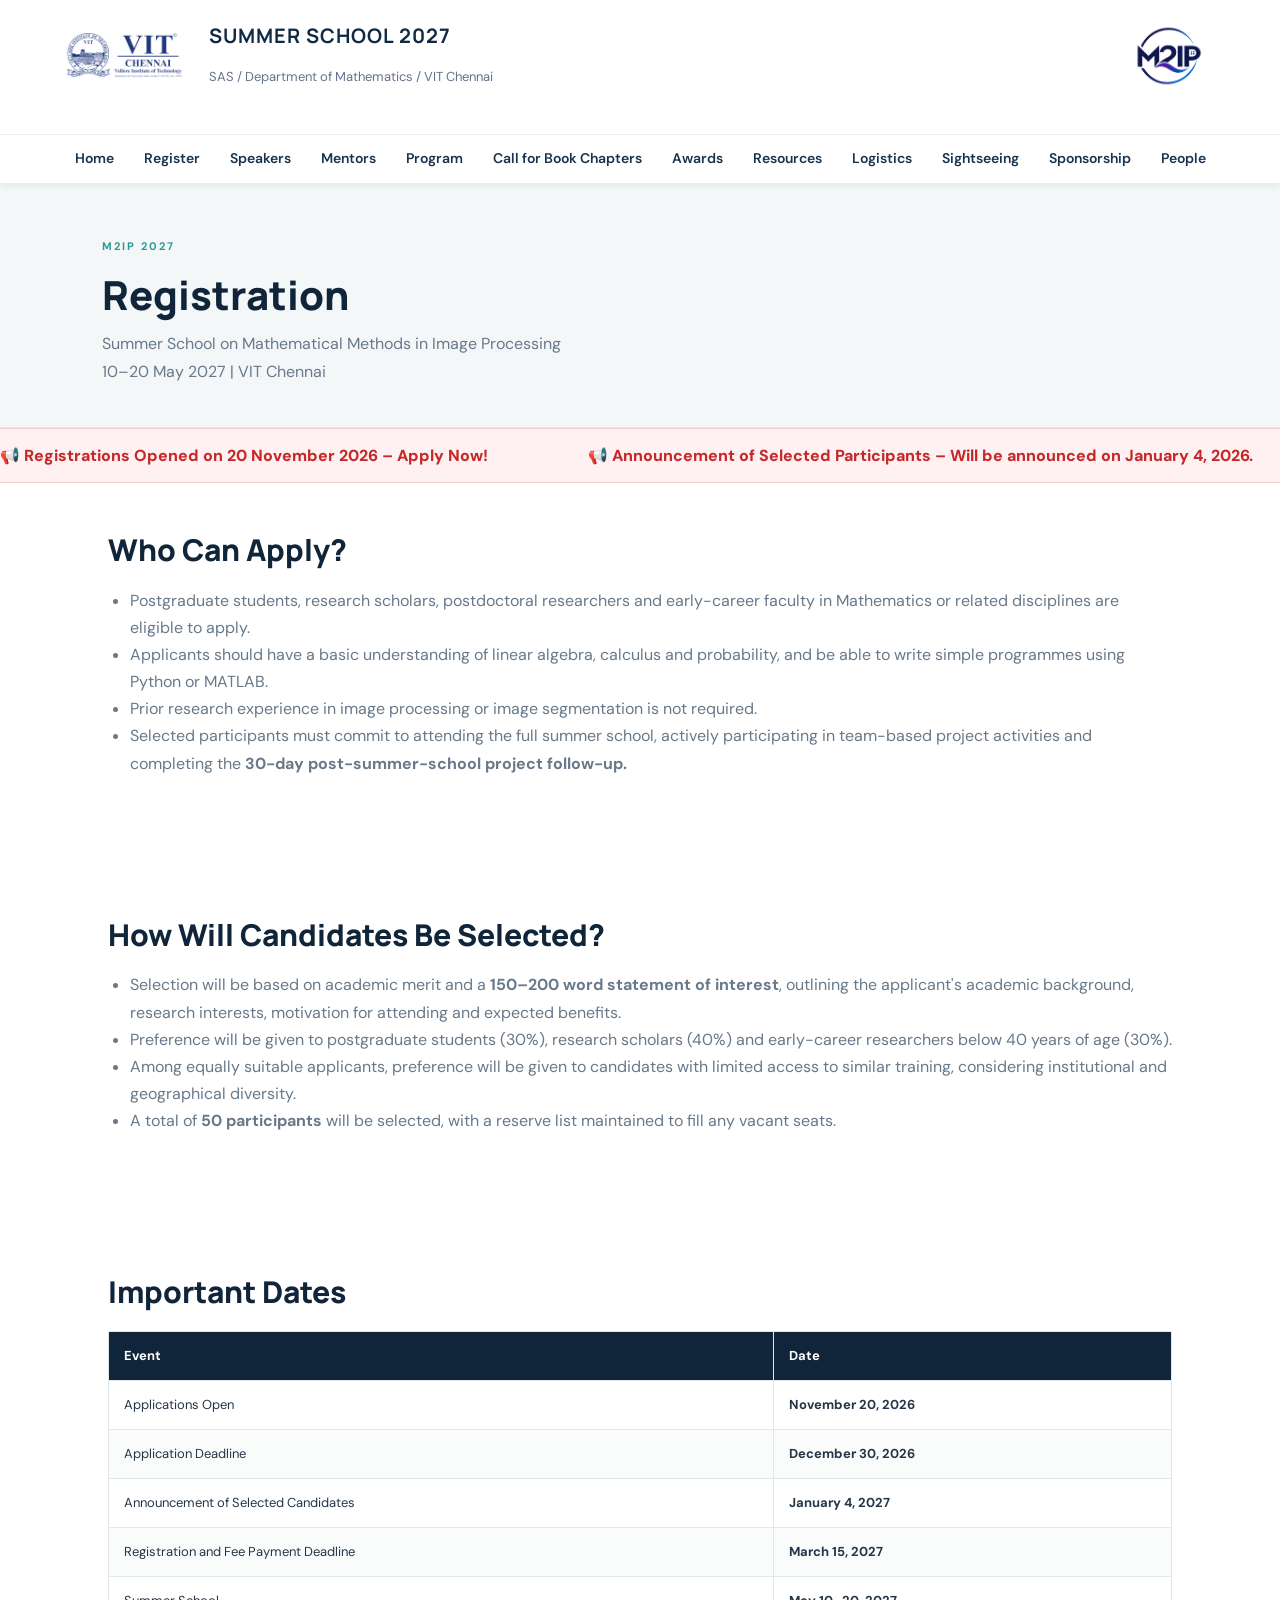
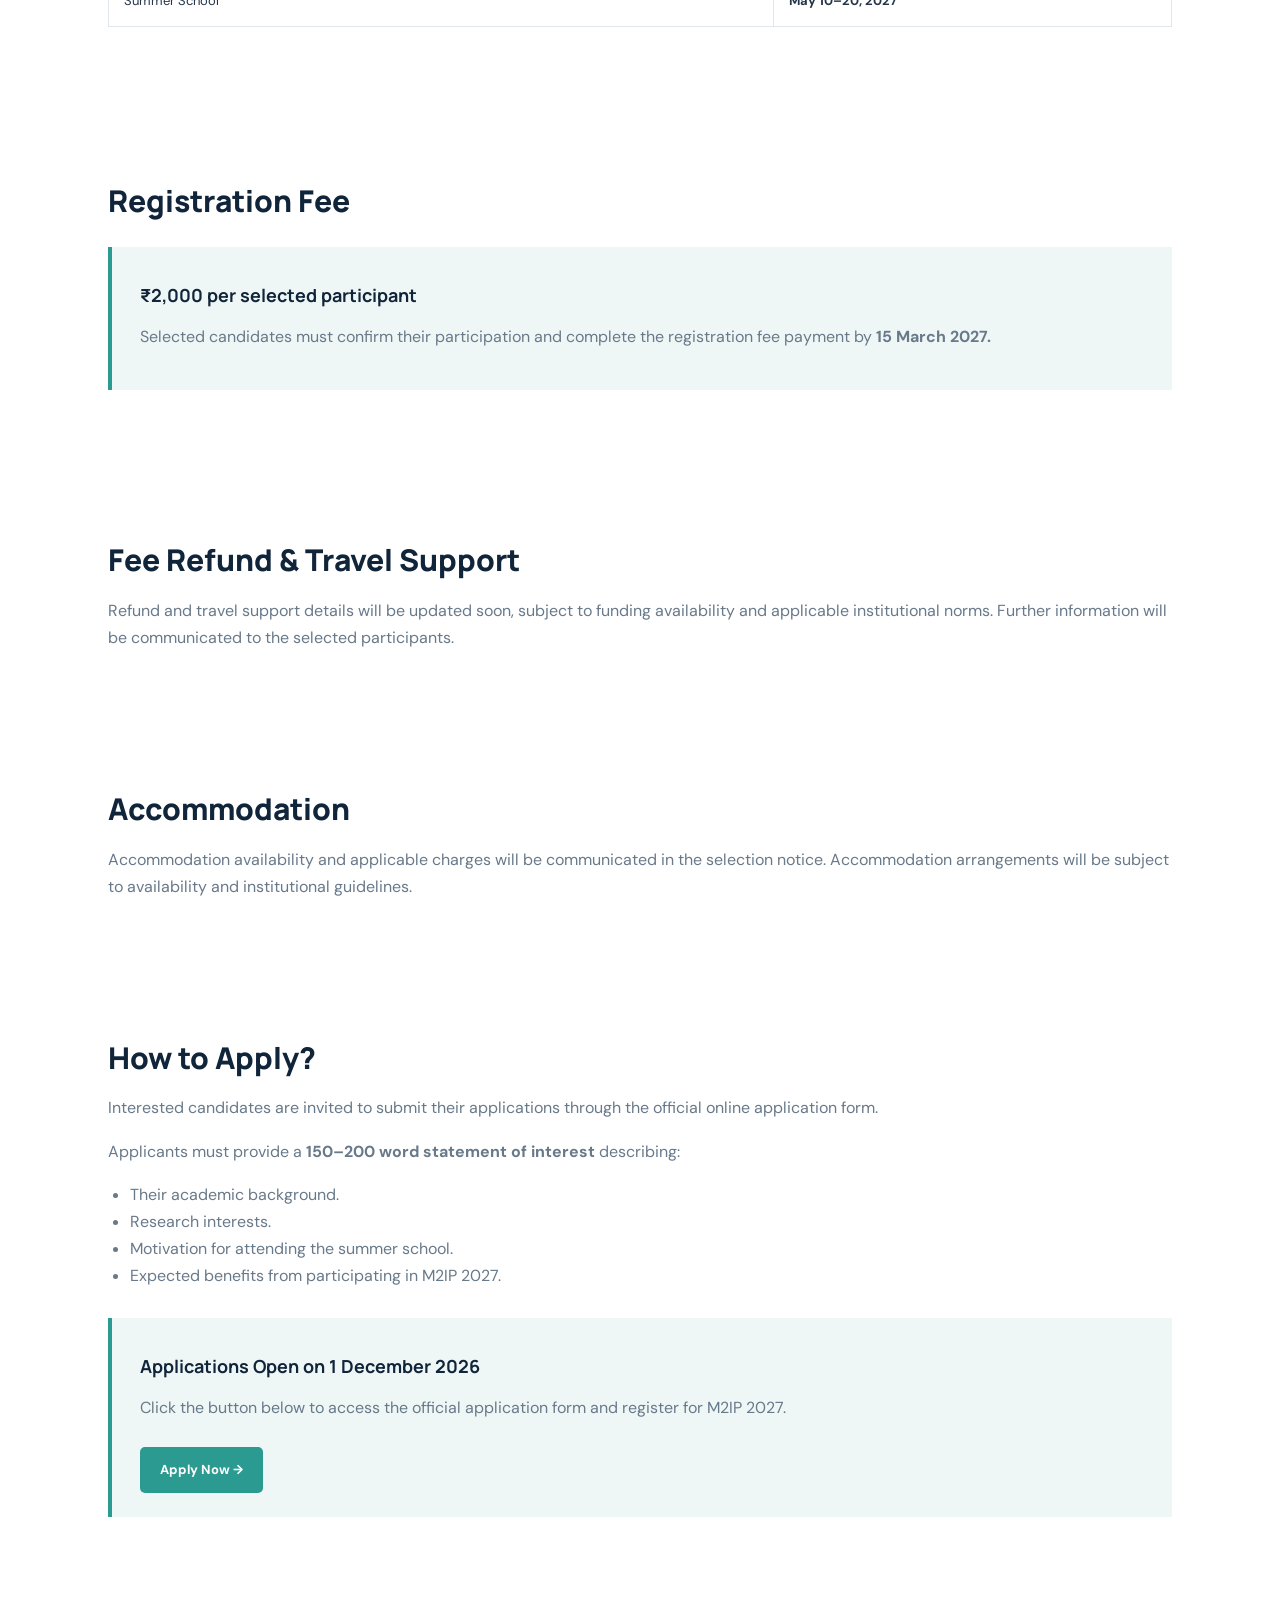
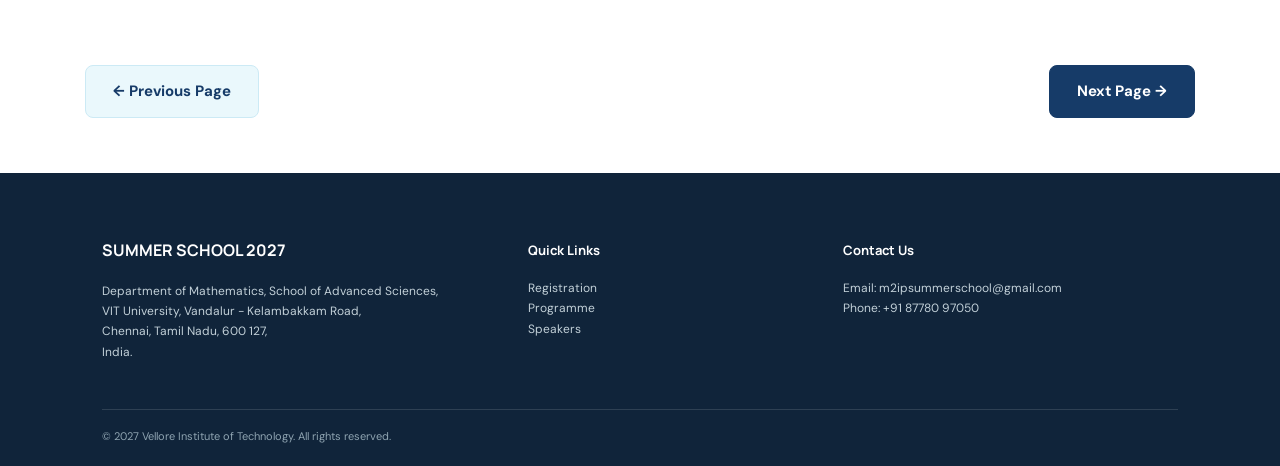
<file: register.html>
<!DOCTYPE html>
<html lang="en">

<head>
    <meta charset="UTF-8">
    <meta name="viewport" content="width=device-width, initial-scale=1">

    <title>Registration | M2IP Summer School 2027</title>

    <link rel="stylesheet" href="style.css">
</head>

<body>

    <!-- Header Section -->
    <header class="site-header">

        <div class="header-top">

            <!-- VIT Logo -->
            <div class="vit-logo">
                <img src="blue-vit-logo.png" alt="VIT Chennai Logo">
            </div>

            <!-- Summer School Details -->
            <div class="brand">
                <strong>SUMMER SCHOOL 2027</strong>
                <small>SAS / Department of Mathematics / VIT Chennai</small>
            </div>

            <!-- M2IP Logo -->
            <div class="m2ip-logo">
                <img src="M2IP Logo.png" alt="M2IP Logo">
            </div>

        </div>

        <!-- Mobile Navigation -->
        <button class="menu-toggle"
                aria-label="Toggle navigation"
                aria-expanded="false"
                aria-controls="main-navigation"
                onclick="
                    const nav = document.querySelector('.nav');
                    const isOpen = nav.classList.toggle('open');
                    this.setAttribute('aria-expanded', isOpen);
                ">
            ☰
        </button>

        <!-- Navigation Menu -->
        <nav class="nav" id="main-navigation">

            <a href="index.html">Home</a>
            <a href="register.html">Register</a>
            <a href="speakers.html">Speakers</a>
            <a href="mentors.html">Mentors</a>
            <a href="program.html">Program</a>
            <a href="bookchapters.html">Call for Book Chapters</a>
            <a href="awards.html">Awards</a>
            <a href="resources.html">Resources</a>
            <a href="logistics.html">Logistics</a>
            <a href="sightseeing.html">Sightseeing</a>
            <a href="sponsors.html">Sponsorship</a>
            <a href="people.html">People</a>

        </nav>

    </header>


    <!-- Main Content -->
    <main class="inner">

        <!-- Page Title -->
        <div class="page-title">

            <p class="eyebrow">M2IP 2027</p>

            <h1>Registration</h1>

            <p>
                Summer School on Mathematical Methods in Image Processing
                <br>
                10–20 May 2027 | VIT Chennai
            </p>

        </div>


<!-- SELECTED PARTICIPANTS ANNOUNCEMENT -->

<div class="selected-marquee">

    <div class="selected-track">

        <span aria-hidden="true">
            📢  Registrations Opened on 20 November 2026 – Apply Now!</span>
        </span>

        <span aria-hidden="true">
            📢 Announcement of Selected Participants – Will be announced on January 4, 2026.
        </span>

    </div>

</div>

        <!-- Who Can Apply -->
        <section class="content-section">

            <h2>Who Can Apply?</h2>

            <ul>
                <li>
                    Postgraduate students, research scholars, postdoctoral
                    researchers and early-career faculty in Mathematics
                    or related disciplines are eligible to apply.
                </li>

                <li>
                    Applicants should have a basic understanding of
                    linear algebra, calculus and probability, and be able
                    to write simple programmes using Python or MATLAB.
                </li>

                <li>
                    Prior research experience in image processing or
                    image segmentation is not required.
                </li>

                <li>
                    Selected participants must commit to attending the
                    full summer school, actively participating in
                    team-based project activities and completing the
                    <strong>30-day post-summer-school project follow-up.</strong>
                </li>
            </ul>

        </section>


        <!-- Selection Process -->
        <section class="content-section">

            <h2>How Will Candidates Be Selected?</h2>

            <ul>
                <li>
                    Selection will be based on academic merit and a
                    <strong>150–200 word statement of interest</strong>,
                    outlining the applicant's academic background,
                    research interests, motivation for attending and
                    expected benefits.
                </li>

                <li>
                    Preference will be given to postgraduate students
                    (30%), research scholars (40%) and early-career
                    researchers below 40 years of age (30%).
                </li>

                <li>
                    Among equally suitable applicants, preference will
                    be given to candidates with limited access to similar
                    training, considering institutional and geographical
                    diversity.
                </li>

                <li>
                    A total of <strong>50 participants</strong> will be
                    selected, with a reserve list maintained to fill
                    any vacant seats.
                </li>
            </ul>

        </section>


        <!-- Important Dates -->
        <section class="content-section">

            <h2>Important Dates</h2>

            <div class="table-wrap">

                <table>

                    <thead>
                        <tr>
                            <th>Event</th>
                            <th>Date</th>
                        </tr>
                    </thead>

                    <tbody>

                        <tr>
                            <td>Applications Open</td>
                            <td><strong> November 20, 2026</strong></td>
                        </tr>

                        <tr>
                            <td>Application Deadline</td>
                            <td><strong>December 30, 2026</strong></td>
                        </tr>

                        <tr>
                            <td>Announcement of Selected Candidates</td>
                            <td><strong>January 4, 2027</strong></td>
                        </tr>

                        <tr>
                            <td>Registration and Fee Payment Deadline</td>
                            <td><strong>March 15, 2027</strong></td>
                        </tr>

                        <tr>
                            <td>Summer School</td>
                            <td><strong>May 10–20, 2027</strong></td>
                        </tr>

                    </tbody>

                </table>

            </div>

        </section>


        <!-- Registration Fee -->
        <section class="content-section">

            <h2>Registration Fee</h2>

            <div class="callout">

                <h3>₹2,000 per selected participant</h3>

                <p>
                    Selected candidates must confirm their participation
                    and complete the registration fee payment by
                    <strong>15 March 2027.</strong>
                </p>

            </div>

        </section>


        <!-- Fee Refund and Travel Support -->
        <section class="content-section">

            <h2>Fee Refund &amp; Travel Support</h2>

            <p>
                Refund and travel support details will be updated soon,
                subject to funding availability and applicable
                institutional norms. Further information will be
                communicated to the selected participants.
            </p>

        </section>


        <!-- Accommodation -->
        <section class="content-section">

            <h2>Accommodation</h2>

            <p>
                Accommodation availability and applicable charges will
                be communicated in the selection notice. Accommodation
                arrangements will be subject to availability and
                institutional guidelines.
            </p>

        </section>


        <!-- How to Apply -->
<section class="content-section">

    <h2>How to Apply?</h2>

    <p>
        Interested candidates are invited to submit their
        applications through the official online application form.
    </p>

    <p>
        Applicants must provide a
        <strong>150–200 word statement of interest</strong>
        describing:
    </p>

    <ul>
        <li>Their academic background.</li>
        <li>Research interests.</li>
        <li>Motivation for attending the summer school.</li>
        <li>Expected benefits from participating in M2IP 2027.</li>
    </ul>

    <div class="callout">

        <h3>Applications Open on 1 December 2026</h3>

        <p>
            Click the button below to access the official
            application form and register for M2IP 2027.
        </p>

        <a class="button"
           href="https://forms.gle/qKiRpQJnB9wAwGt37"
           target="_blank"
           rel="noopener noreferrer">
            Apply Now →
        </a>

    </div>

</section>
    </main>


<!-- =====================================
     PAGE NAVIGATION
===================================== -->

<div class="page-navigation">

    <a href="index.html"
       class="page-nav-btn previous-btn">
        ← Previous Page
    </a>

    <a href="speakers.html"
       class="page-nav-btn next-btn">
        Next Page →
    </a>

</div>

    <!-- Footer Section -->
    <footer class="footer">

        <!-- Institution Details -->
        <div>

            <h3>SUMMER SCHOOL 2027</h3>

            <p>
                Department of Mathematics, School of Advanced Sciences,
                <br>
                VIT University, Vandalur - Kelambakkam Road,
                <br>
                Chennai, Tamil Nadu, 600 127,
                <br>
                India.
            </p>

        </div>


        <!-- Quick Links -->
        <div>

            <h4>Quick Links</h4>

            <a href="register.html">Registration</a>
            <a href="program.html">Programme</a>
            <a href="speakers.html">Speakers</a>

        </div>


        <!-- Contact Information -->
        <div>

            <h4>Contact Us</h4>

            <p>
                Email: m2ipsummerschool@gmail.com
                <br>
                Phone: +91 87780 97050
            </p>

        </div>


        <!-- Copyright -->
        <div class="copyright">

            © 2027 Vellore Institute of Technology. All rights reserved.

        </div>

    </footer>

</body>

</html>
</file>
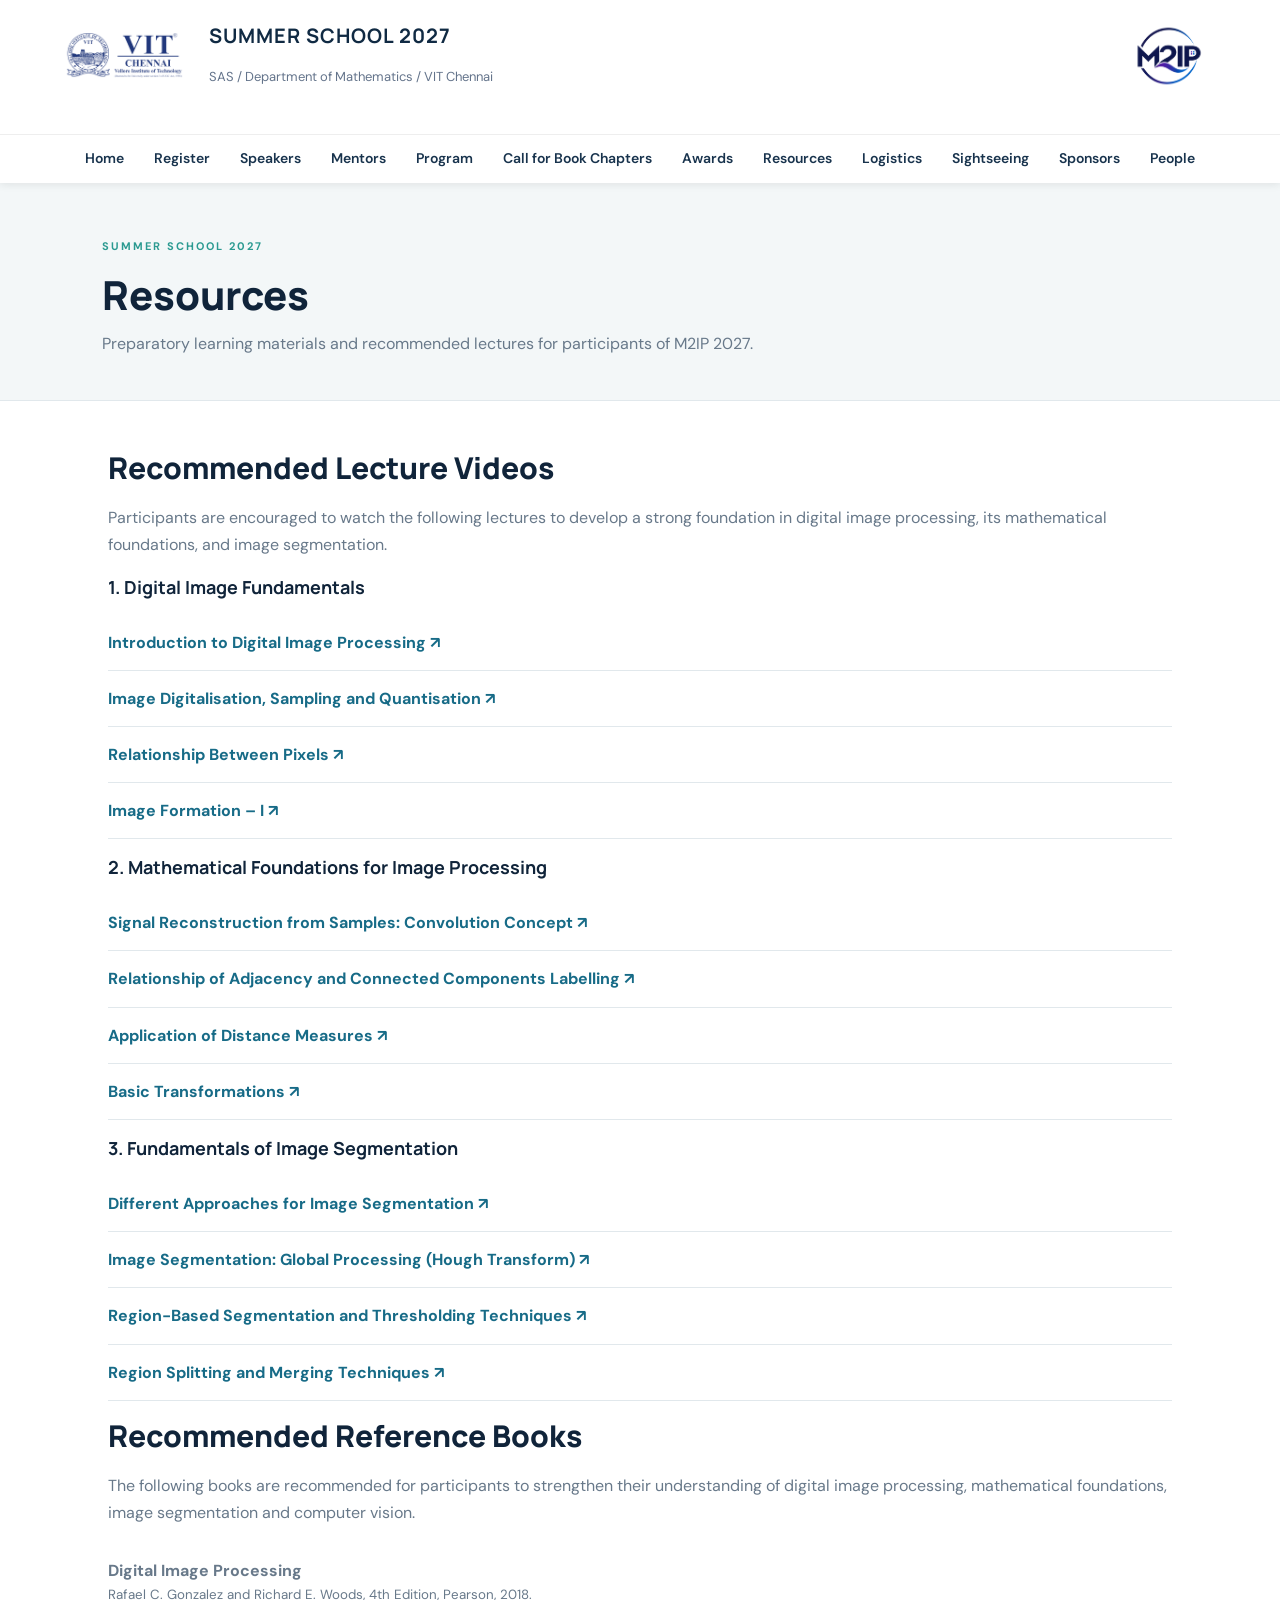
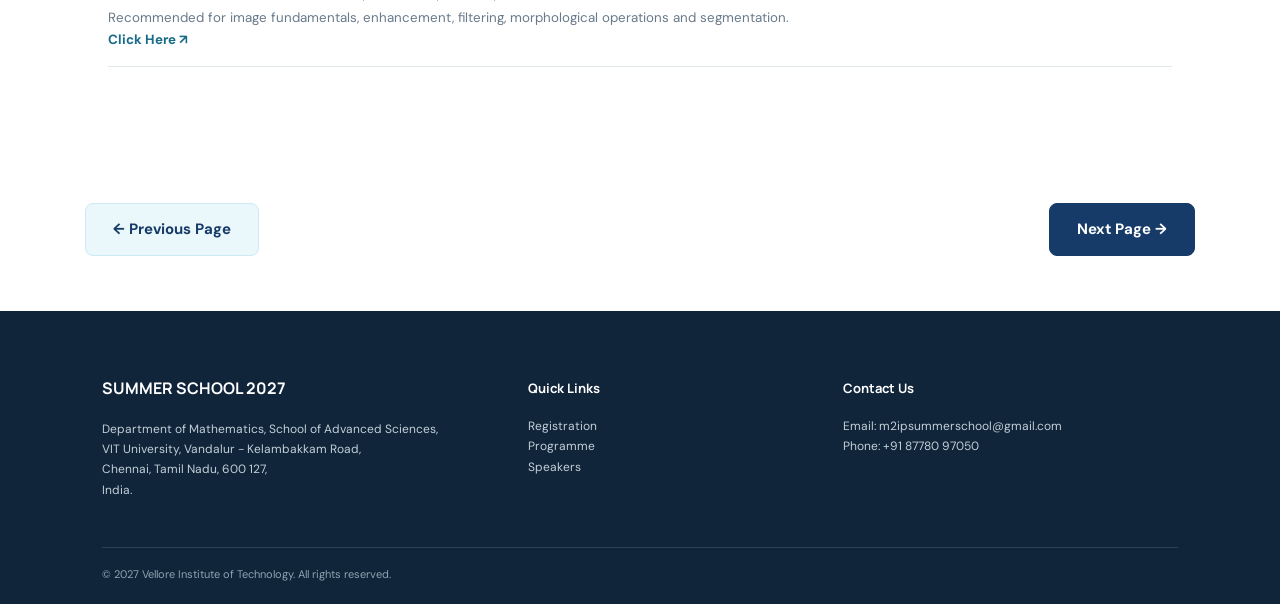
<file: resources.html>
<!DOCTYPE html>
<html lang="en">

<head>
    <meta charset="UTF-8">
    <meta name="viewport" content="width=device-width, initial-scale=1">

    <title>Resources | Summer School 2027</title>

    <link rel="stylesheet" href="style.css">
</head>

<body>

    <!-- Header Section -->
    <header class="site-header">

        <!-- Top Header -->
        <div class="header-top">

            <!-- VIT Logo - Left Side -->
            <div class="vit-logo">
                <img src="blue-vit-logo.png"
                     alt="VIT Chennai Logo">
            </div>

            <!-- Summer School Details - Centre -->
            <div class="brand">
                <strong>SUMMER SCHOOL 2027</strong>
                <small>SAS / Department of Mathematics / VIT Chennai</small>
            </div>

            <!-- M2IP Logo - Right Side -->
            <div class="m2ip-logo">
                <img src="M2IP Logo.png"
                     alt="M2IP Logo">
            </div>

        </div>

        <!-- Mobile Navigation Button -->
        <button class="menu-toggle"
                aria-label="Toggle navigation"
                onclick="document.querySelector('.nav').classList.toggle('open')">
            ☰
        </button>

        <!-- Navigation Bar -->
        <nav class="nav">

            <a href="index.html">Home</a>
            <a href="register.html">Register</a>
            <a href="speakers.html">Speakers</a>
            <a href="mentors.html">Mentors</a>
            <a href="program.html">Program</a>
            <a href="bookchapters.html">Call for Book Chapters</a>
            <a href="awards.html">Awards</a>
            <a href="resources.html">Resources</a>
            <a href="logistics.html">Logistics</a>
            <a href="sightseeing.html">Sightseeing</a>
            <a href="sponsors.html">Sponsors</a>
            <a href="people.html">People</a>

        </nav>

    </header>


    <!-- Main Content -->
    <main class="inner">

        <!-- Page Title Section -->
        <div class="page-title">

            <p class="eyebrow">SUMMER SCHOOL 2027</p>

            <h1>Resources</h1>

            <p>
                Preparatory learning materials and recommended lectures
                for participants of M2IP 2027.
            </p>

        </div>


        <!-- Learning Resources Section -->
        <section class="content-section">

            <h2>Recommended Lecture Videos</h2>

            <p>
                Participants are encouraged to watch the following lectures
                to develop a strong foundation in digital image processing,
                its mathematical foundations, and image segmentation.
            </p>


            <!-- 1. Digital Image Fundamentals -->

            <h3>1. Digital Image Fundamentals</h3>

            <ul class="resource-list">

                <li>
                    <a href="https://www.youtube.com/watch?v=DSGHkvQBMbs"
                       target="_blank" rel="noopener noreferrer">
                        Introduction to Digital Image Processing ↗
                    </a>
        
                </li>

                <li>
                    <a href="https://www.youtube.com/watch?v=T0bgf3V7u-E"
                       target="_blank" rel="noopener noreferrer">
                        Image Digitalisation, Sampling and Quantisation ↗
                    </a>
                </li>

                <li>
                    <a href="https://www.youtube.com/watch?v=qEtos7vQ8uE"
                       target="_blank" rel="noopener noreferrer">
                        Relationship Between Pixels ↗
                    </a>
                   
                </li>

                <li>
                    <a href="https://www.youtube.com/watch?v=uJUP6A5n2pw"
                       target="_blank" rel="noopener noreferrer">
                        Image Formation – I ↗
                    </a>
                    
                </li>

            </ul>


            <!-- 2. Mathematical Foundations for Image Processing -->

            <h3>2. Mathematical Foundations for Image Processing</h3>

            <ul class="resource-list">

                <li>
                    <a href="https://www.youtube.com/watch?v=fHkHREudLxc"
                       target="_blank" rel="noopener noreferrer">
                        Signal Reconstruction from Samples: Convolution Concept ↗
                    </a>
                   
                </li>

                <li>
                    <a href="https://www.youtube.com/watch?v=CdUJbfA7Z9w"
                       target="_blank" rel="noopener noreferrer">
                        Relationship of Adjacency and Connected Components Labelling ↗
                    </a>
                    
                </li>

                <li>
                    <a href="https://www.youtube.com/watch?v=rrlYkWmHVf0"
                       target="_blank" rel="noopener noreferrer">
                        Application of Distance Measures ↗
                    </a>
                  
                </li>

                <li>
                    <a href="https://www.youtube.com/watch?v=r44CMuBhdI8"
                       target="_blank" rel="noopener noreferrer">
                        Basic Transformations ↗
                    </a>
                    
                </li>

            </ul>


            <!-- 3. Fundamentals of Image Segmentation -->

            <h3>3. Fundamentals of Image Segmentation</h3>

            <ul class="resource-list">

                <li>
                    <a href="https://www.youtube.com/watch?v=j3_Ck5oP5oI"
                       target="_blank" rel="noopener noreferrer">
                        Different Approaches for Image Segmentation ↗
                    </a>
                   
                </li>

                <li>
                    <a href="https://www.youtube.com/watch?v=q1J0VAYFkHg"
                       target="_blank" rel="noopener noreferrer">
                        Image Segmentation: Global Processing (Hough Transform) ↗
                    </a>
                   
                </li>

                <li>
                    <a href="https://www.youtube.com/watch?v=4S7BezwSAmQ"
                       target="_blank" rel="noopener noreferrer">
                        Region-Based Segmentation and Thresholding Techniques ↗
                    </a>
                    
                </li>

                <li>
                    <a href="https://www.youtube.com/watch?v=rnRn5eebuDg"
                       target="_blank" rel="noopener noreferrer">
                        Region Splitting and Merging Techniques ↗
                    </a>
                    
                </li>

            </ul>

<!-- Recommended Reference Books -->

<h2>Recommended Reference Books</h2>

<p>
    The following books are recommended for participants to
    strengthen their understanding of digital image processing,
    mathematical foundations, image segmentation and computer vision.
</p>

<ul class="resource-list">

    <!-- Book 1 -->
    <li>
        <b>Digital Image Processing</b>
        <small>
            Rafael C. Gonzalez and Richard E. Woods,
            4th Edition, Pearson, 2018.
            <br>
            Recommended for image fundamentals, enhancement,
            filtering, morphological operations and segmentation.
            <br>
            <a href="https://drive.google.com/file/d/1aIQvgjckPNnLiCrC_m2qH-6TZazIaTWj/view?usp=drive_link"
               target="_blank" rel="noopener noreferrer">
                Click Here ↗
            </a>
        </small>
    </li>


</ul>

        </section>

    </main>


<!-- =====================================
     PAGE NAVIGATION
===================================== -->

<div class="page-navigation">

    <a href="awards.html"
       class="page-nav-btn previous-btn">
        ← Previous Page
    </a>

    <a href="logistics.html"
       class="page-nav-btn next-btn">
        Next Page →
    </a>

</div>

    <!-- Footer Section -->
    <footer class="footer">

        <!-- Institution Details -->
        <div>

            <h3>SUMMER SCHOOL 2027</h3>

            <p>
                Department of Mathematics, School of Advanced Sciences,
                <br>
                VIT University, Vandalur - Kelambakkam Road,
                <br>
                Chennai, Tamil Nadu, 600 127,
                <br>
                India.
            </p>

        </div>

        <!-- Quick Links -->
        <div>

            <h4>Quick Links</h4>

            <a href="register.html">Registration</a>
            <a href="program.html">Programme</a>
            <a href="speakers.html">Speakers</a>

        </div>

        <!-- Contact Information -->
        <div>

            <h4>Contact Us</h4>

            <p>
                Email: m2ipsummerschool@gmail.com
                <br>
                Phone: +91 87780 97050
            </p>

        </div>

        <!-- Copyright -->
        <div class="copyright">

            © 2027 Vellore Institute of Technology. All rights reserved.

        </div>

    </footer>

</body>

</html>
</file>
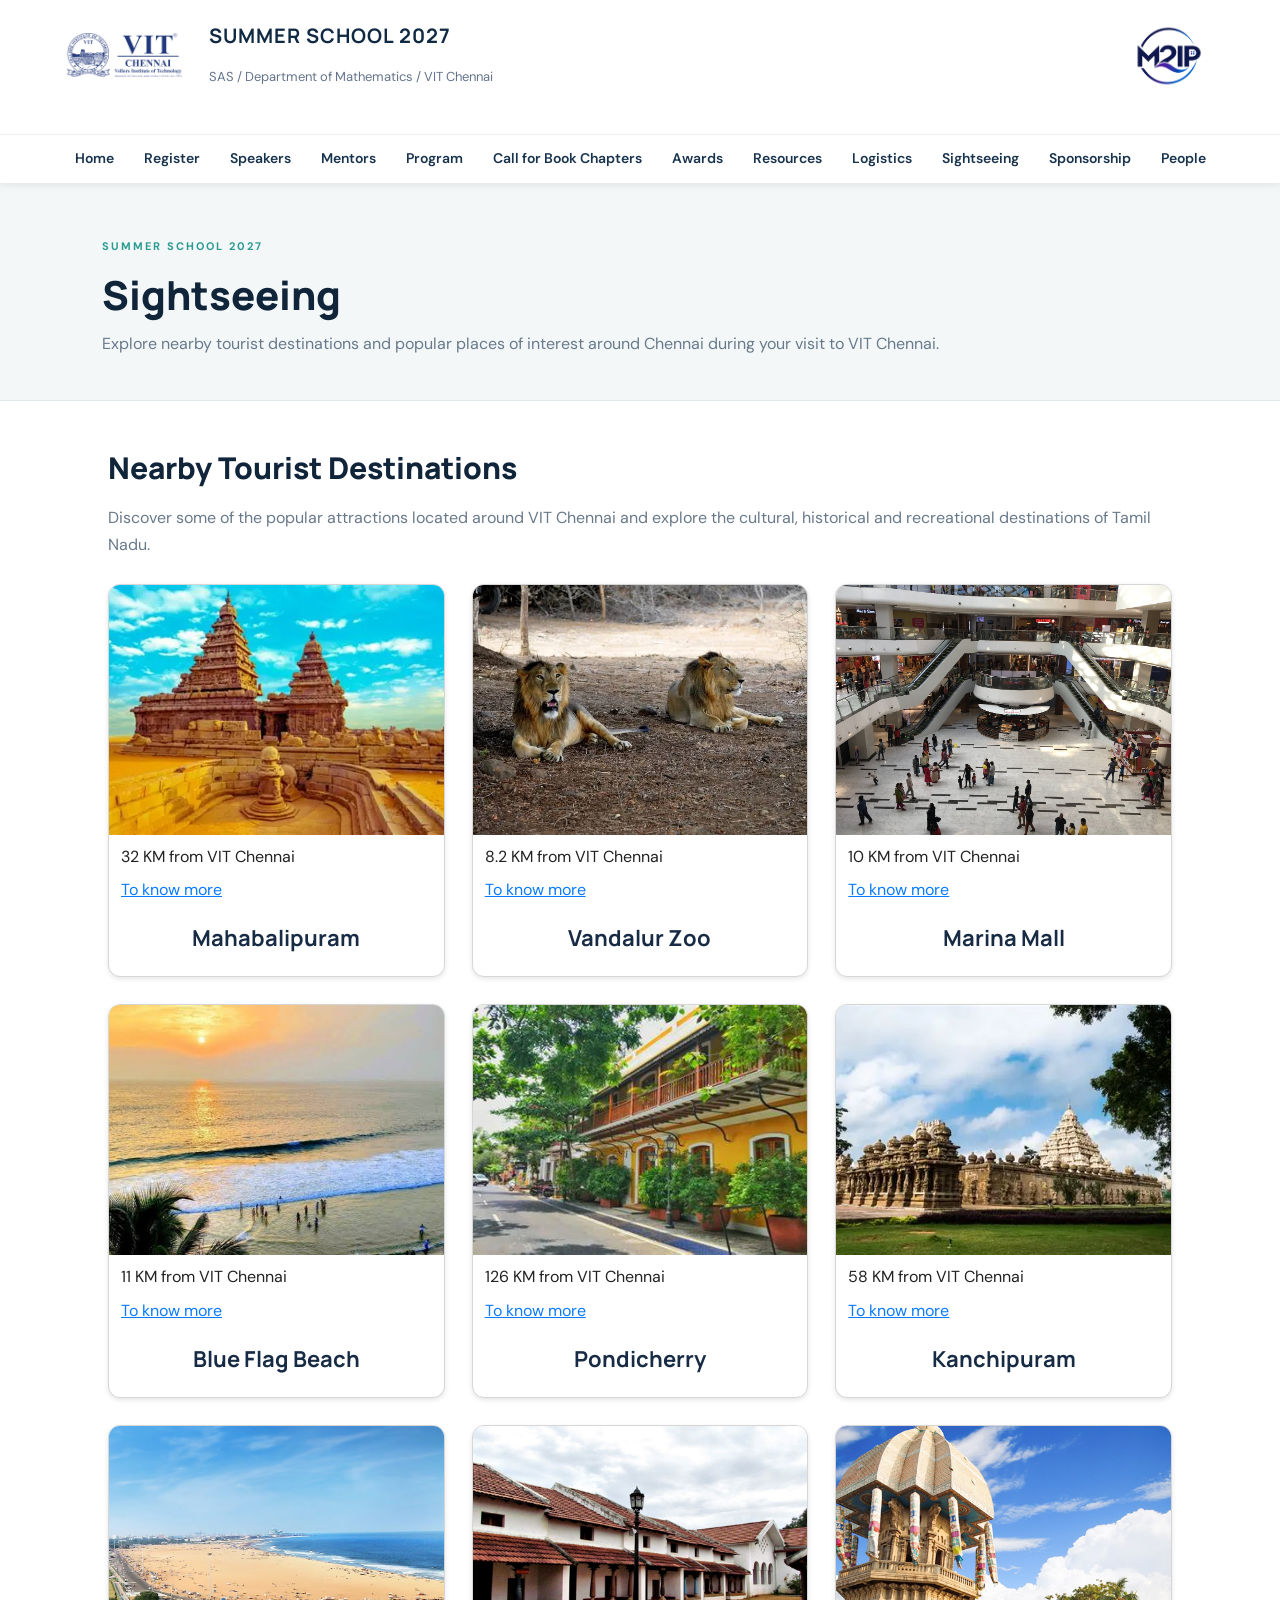
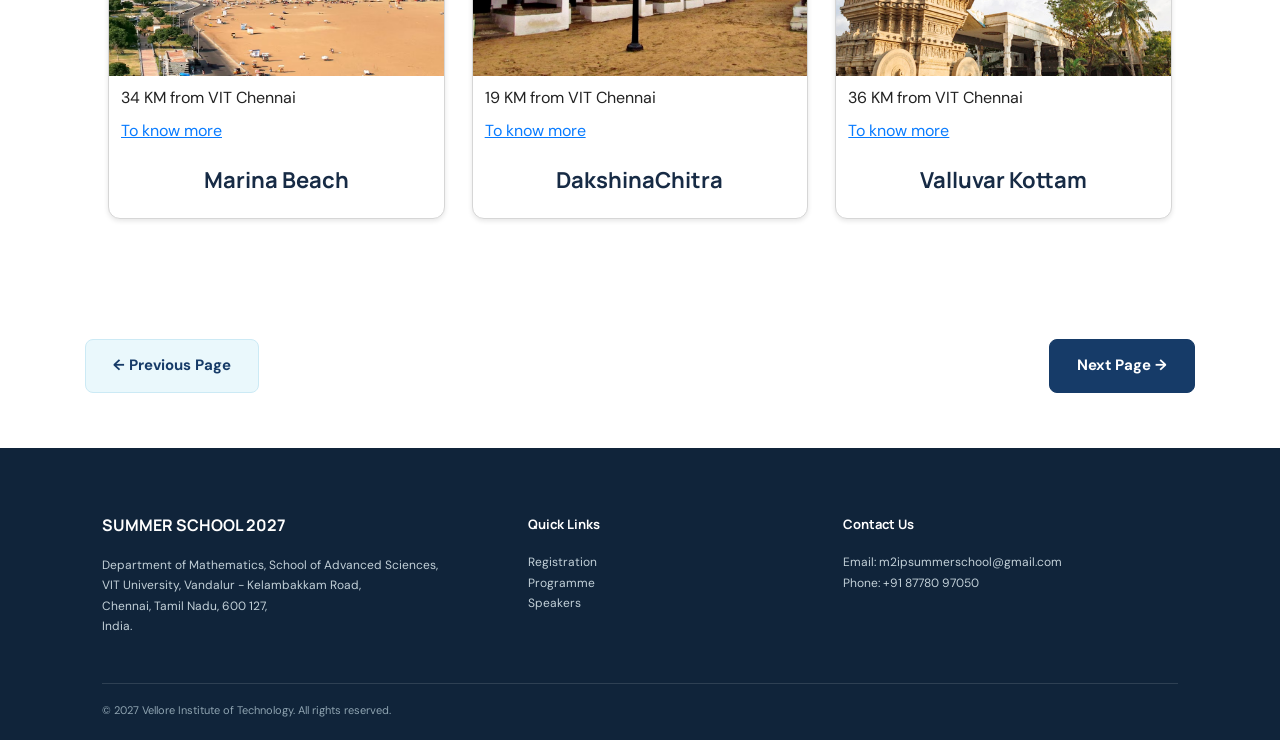
<file: sightseeing.html>
<!DOCTYPE html>
<html lang="en">

<head>
    <meta charset="UTF-8">
    <meta name="viewport" content="width=device-width, initial-scale=1">

    <title>Sightseeing | Summer School 2027</title>

    <link rel="stylesheet" href="style.css">

    <style>

        /* =====================================
           SIGHTSEEING DESTINATION SECTION
        ===================================== */

        .sightseeing-grid {
            display: grid;
            grid-template-columns: repeat(3, minmax(0, 1fr));
            gap: 27px;
            margin-top: 25px;
        }

        /* Destination Card */

        .sightseeing-card {
            background: #ffffff;
            border: 1px solid #d6d6d6;
            border-radius: 12px;
            overflow: hidden;
            box-shadow: 0 2px 5px rgba(0, 0, 0, 0.10);
            display: flex;
            flex-direction: column;
            transition: transform 0.25s ease,
                        box-shadow 0.25s ease;
        }

        .sightseeing-card:hover {
            transform: translateY(-4px);
            box-shadow: 0 5px 14px rgba(0, 0, 0, 0.14);
        }

        /* Destination Image */

        .sightseeing-card img {
            width: 100%;
            height: 250px;
            object-fit: cover;
            display: block;
        }

        /* Card Details */

        .sightseeing-details {
            display: flex;
            flex-direction: column;
            flex-grow: 1;
            padding: 8px 12px 0;
        }

        .sightseeing-details .distance {
            font-size: 16px;
            color: #222222;
            margin: 0 0 6px;
        }

        .sightseeing-details a {
            font-size: 16px;
            color: #087bff;
            text-decoration: underline;
            margin-bottom: 17px;
        }

        .sightseeing-details a:hover {
            color: #0056b3;
        }

        /* Destination Name */

        .sightseeing-details h2 {
            font-size: 22px;
            font-weight: 700;
            color: #172b45;
            text-align: center;
            margin: auto 0 0;
            padding: 5px 10px 24px;
        }

        /* =====================================
           TABLET RESPONSIVE
        ===================================== */

        @media (max-width: 1024px) {

            .sightseeing-grid {
                grid-template-columns: repeat(2, minmax(0, 1fr));
                gap: 22px;
            }

            .sightseeing-card img {
                height: 230px;
            }
        }

        /* =====================================
           MOBILE RESPONSIVE
        ===================================== */

        @media (max-width: 600px) {

            .sightseeing-grid {
                grid-template-columns: 1fr;
                gap: 22px;
            }

            .sightseeing-card img {
                height: 220px;
            }

            .sightseeing-details h2 {
                font-size: 20px;
            }
        }

    </style>

</head>

<body>

    <!-- =====================================
         HEADER SECTION
    ====================================== -->

    <header class="site-header">

        <!-- Top Header -->

        <div class="header-top">

            <!-- VIT Logo - Left Side -->

            <div class="vit-logo">
                <img src="blue-vit-logo.png"
                     alt="VIT Chennai Logo">
            </div>

            <!-- Summer School Details - Centre -->

            <div class="brand">
                <strong>SUMMER SCHOOL 2027</strong>
                <small>SAS / Department of Mathematics / VIT Chennai</small>
            </div>

            <!-- M2IP Logo - Right Side -->

            <div class="m2ip-logo">
                <img src="M2IP Logo.png"
                     alt="M2IP Logo">
            </div>

        </div>

        <!-- Mobile Navigation Button -->

        <button class="menu-toggle"
                aria-label="Toggle navigation"
                onclick="document.querySelector('.nav').classList.toggle('open')">
            ☰
        </button>

        <!-- Navigation Bar -->

        <nav class="nav">

            <a href="index.html">Home</a>
            <a href="register.html">Register</a>
            <a href="speakers.html">Speakers</a>
            <a href="mentors.html">Mentors</a>
            <a href="program.html">Program</a>
            <a href="bookchapters.html">Call for Book Chapters</a>
            <a href="awards.html">Awards</a>
            <a href="resources.html">Resources</a>
            <a href="logistics.html">Logistics</a>
            <a href="sightseeing.html">Sightseeing</a>
            <a href="sponsors.html">Sponsorship</a>
            <a href="people.html">People</a>

        </nav>

    </header>


    <!-- =====================================
         MAIN SIGHTSEEING CONTENT
    ====================================== -->

    <main class="inner">

        <!-- Page Title - Same Structure as Resources -->

        <div class="page-title">

            <p class="eyebrow">SUMMER SCHOOL 2027</p>

            <h1>Sightseeing</h1>

            <p>
                Explore nearby tourist destinations and popular places
                of interest around Chennai during your visit to VIT Chennai.
            </p>

        </div>


        <!-- Sightseeing Section -->

        <section class="content-section">

            <h2>Nearby Tourist Destinations</h2>

            <p>
                Discover some of the popular attractions located around
                VIT Chennai and explore the cultural, historical and
                recreational destinations of Tamil Nadu.
            </p>


            <!-- Destination Cards -->

            <div class="sightseeing-grid">


                <!-- 1. MAHABALIPURAM -->

                <article class="sightseeing-card">

                    <img src="mahabalipuram.webp"
                         alt="Mahabalipuram Shore Temple">

                    <div class="sightseeing-details">

                        <p class="distance">
                            32 KM from VIT Chennai
                        </p>

                        <a href="https://www.google.com/search?q=Mahabalipuram+tourist+places"
                           target="_blank"
                           rel="noopener noreferrer">
                            To know more
                        </a>

                        <h2>Mahabalipuram</h2>

                    </div>

                </article>


                <!-- 2. VANDALUR ZOO -->

                <article class="sightseeing-card">

                    <img src="vz.jpg"
                         alt="Vandalur Zoo">

                    <div class="sightseeing-details">

                        <p class="distance">
                            8.2 KM from VIT Chennai
                        </p>

                        <a href="https://www.google.com/search?q=Arignar+Anna+Zoological+Park"
                           target="_blank"
                           rel="noopener noreferrer">
                            To know more
                        </a>

                        <h2>Vandalur Zoo</h2>

                    </div>

                </article>


                <!-- 3. MARINA MALL -->

                <article class="sightseeing-card">

                    <img src="mm.jpg"
                         alt="Marina Mall">

                    <div class="sightseeing-details">

                        <p class="distance">
                            10 KM from VIT Chennai
                        </p>

                        <a href="https://www.google.com/search?q=Marina+Mall+Chennai"
                           target="_blank"
                           rel="noopener noreferrer">
                            To know more
                        </a>

                        <h2>Marina Mall</h2>

                    </div>

                </article>


                <!-- 4. BLUE FLAG BEACH -->

                <article class="sightseeing-card">

                    <img src="beach.jpg"
                         alt="Blue Flag Beach">

                    <div class="sightseeing-details">

                        <p class="distance">
                            11 KM from VIT Chennai
                        </p>

                        <a href="https://www.google.com/search?q=Blue+Flag+Beach+Chennai"
                           target="_blank"
                           rel="noopener noreferrer">
                            To know more
                        </a>

                        <h2>Blue Flag Beach</h2>

                    </div>

                </article>


                <!-- 5. PONDICHERRY -->

                <article class="sightseeing-card">

                    <img src="pondy.jpg"
                         alt="Pondicherry">

                    <div class="sightseeing-details">

                        <p class="distance">
                            126 KM from VIT Chennai
                        </p>

                        <a href="https://www.google.com/search?q=Pondicherry+tourist+places"
                           target="_blank"
                           rel="noopener noreferrer">
                            To know more
                        </a>

                        <h2>Pondicherry</h2>

                    </div>

                </article>


                <!-- 6. KANCHIPURAM -->

                <article class="sightseeing-card">

                    <img src="kanchi.webp"
                         alt="Kanchipuram Temple">

                    <div class="sightseeing-details">

                        <p class="distance">
                            58 KM from VIT Chennai
                        </p>

                        <a href="https://www.google.com/search?q=Kanchipuram+tourist+places"
                           target="_blank"
                           rel="noopener noreferrer">
                            To know more
                        </a>

                        <h2>Kanchipuram</h2>

                    </div>

                </article>


                <!-- 7. MARINA BEACH -->

                <article class="sightseeing-card">

                    <img src="beach.avif"
                         alt="Marina Beach">

                    <div class="sightseeing-details">

                        <p class="distance">
                            34 KM from VIT Chennai
                        </p>

                        <a href="https://www.google.com/search?q=Marina+Beach+Chennai"
                           target="_blank"
                           rel="noopener noreferrer">
                            To know more
                        </a>

                        <h2>Marina Beach</h2>

                    </div>

                </article>


                <!-- 8. DAKSHINACHITRA -->

                <article class="sightseeing-card">

                    <img src="dak.jpg"
                         alt="DakshinaChitra">

                    <div class="sightseeing-details">

                        <p class="distance">
                            19 KM from VIT Chennai
                        </p>

                        <a href="https://www.google.com/search?q=DakshinaChitra"
                           target="_blank"
                           rel="noopener noreferrer">
                            To know more
                        </a>

                        <h2>DakshinaChitra</h2>

                    </div>

                </article>


                <!-- 9. VALLUVAR KOTTAM -->

                <article class="sightseeing-card">

                    <img src="kottam.jpg"
                         alt="Valluvar Kottam">

                    <div class="sightseeing-details">

                        <p class="distance">
                            36 KM from VIT Chennai
                        </p>

                        <a href="https://www.google.com/search?q=Valluvar+Kottam+Chennai"
                           target="_blank"
                           rel="noopener noreferrer">
                            To know more
                        </a>

                        <h2>Valluvar Kottam</h2>

                    </div>

                </article>


            </div>

        </section>

    </main>


<!-- =====================================
     PAGE NAVIGATION
===================================== -->

<div class="page-navigation">

    <a href="logistics.html"
       class="page-nav-btn previous-btn">
        ← Previous Page
    </a>

    <a href="sponsors.html"
       class="page-nav-btn next-btn">
        Next Page →
    </a>

</div>

    <!-- =====================================
         FOOTER SECTION
    ====================================== -->

    <footer class="footer">

        <!-- Institution Details -->

        <div>

            <h3>SUMMER SCHOOL 2027</h3>

            <p>
                Department of Mathematics, School of Advanced Sciences,
                <br>
                VIT University, Vandalur - Kelambakkam Road,
                <br>
                Chennai, Tamil Nadu, 600 127,
                <br>
                India.
            </p>

        </div>


        <!-- Quick Links -->

        <div>

            <h4>Quick Links</h4>

            <a href="register.html">Registration</a>
            <a href="program.html">Programme</a>
            <a href="speakers.html">Speakers</a>

        </div>


        <!-- Contact Information -->

        <div>

            <h4>Contact Us</h4>

            <p>
                Email: m2ipsummerschool@gmail.com
                <br>
                Phone: +91 87780 97050
            </p>

        </div>


        <!-- Copyright -->

        <div class="copyright">

            © 2027 Vellore Institute of Technology. All rights reserved.

        </div>

    </footer>


</body>

</html>
</file>
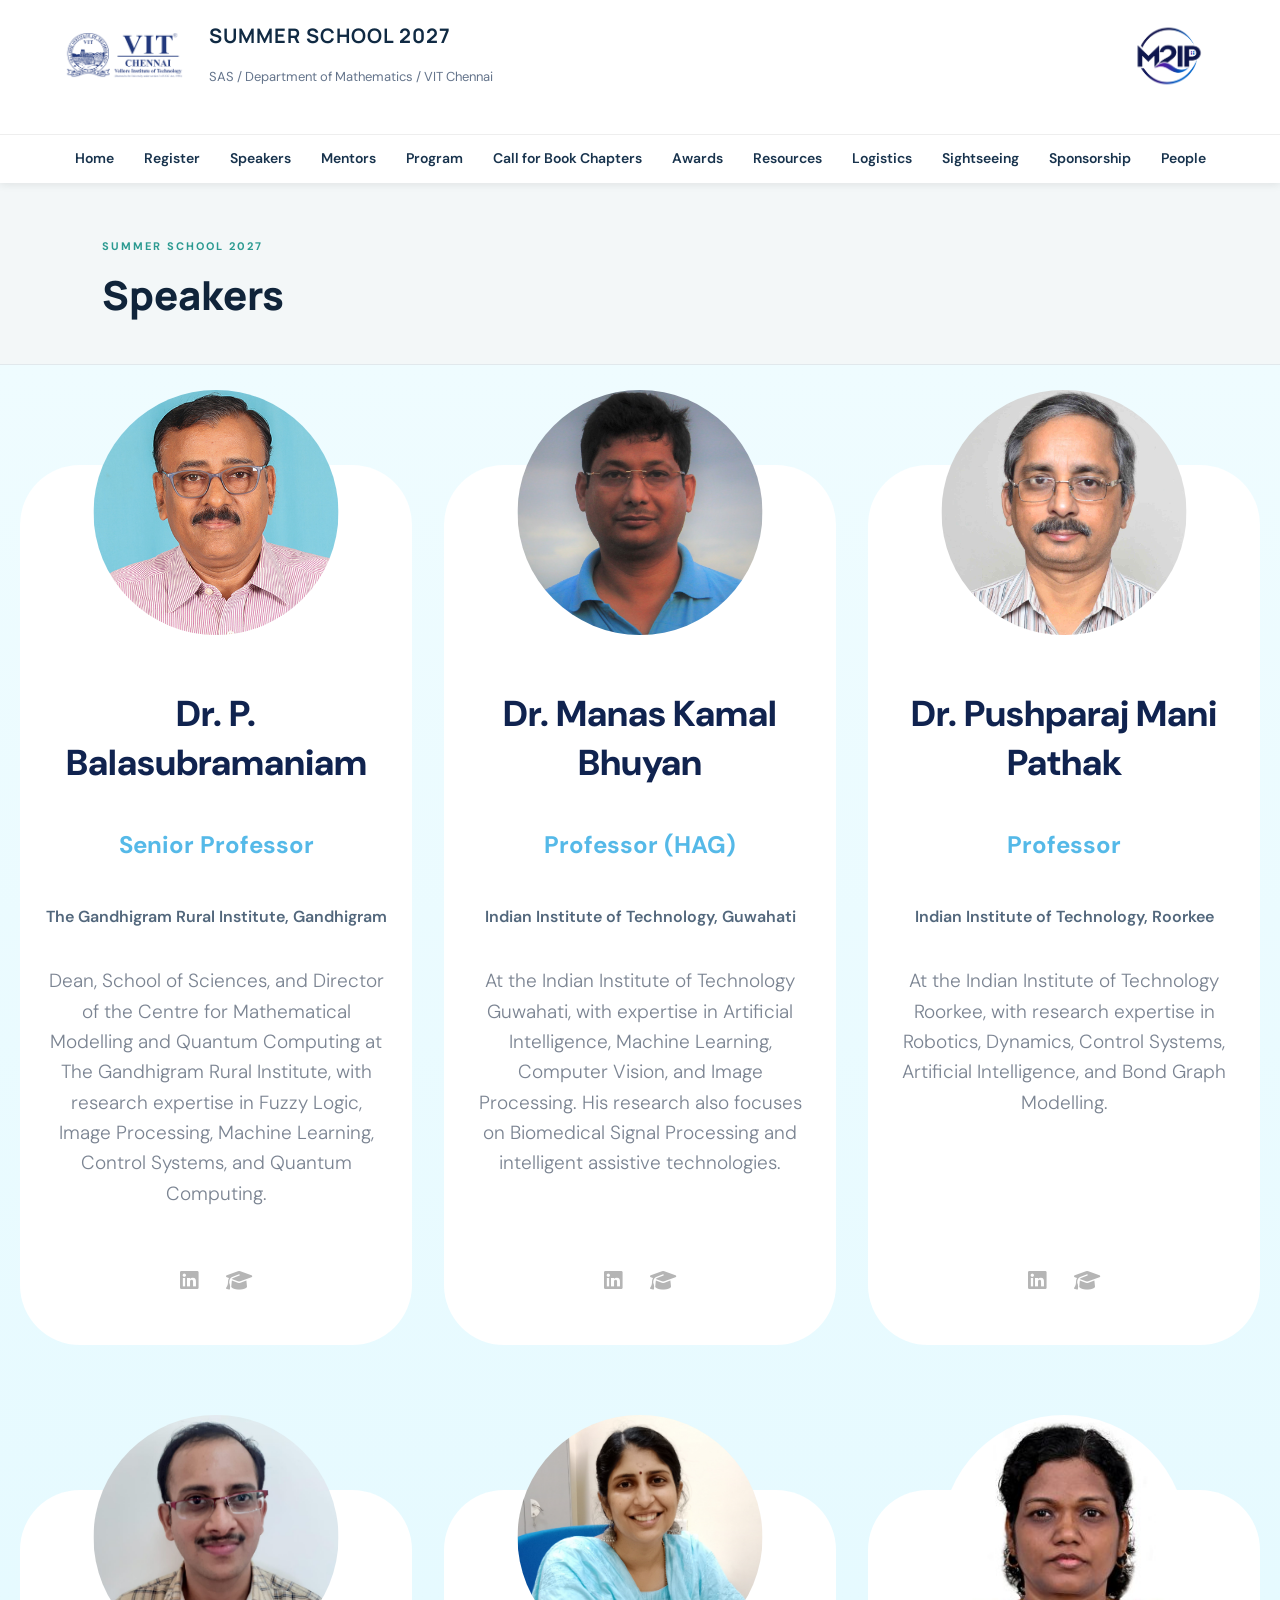
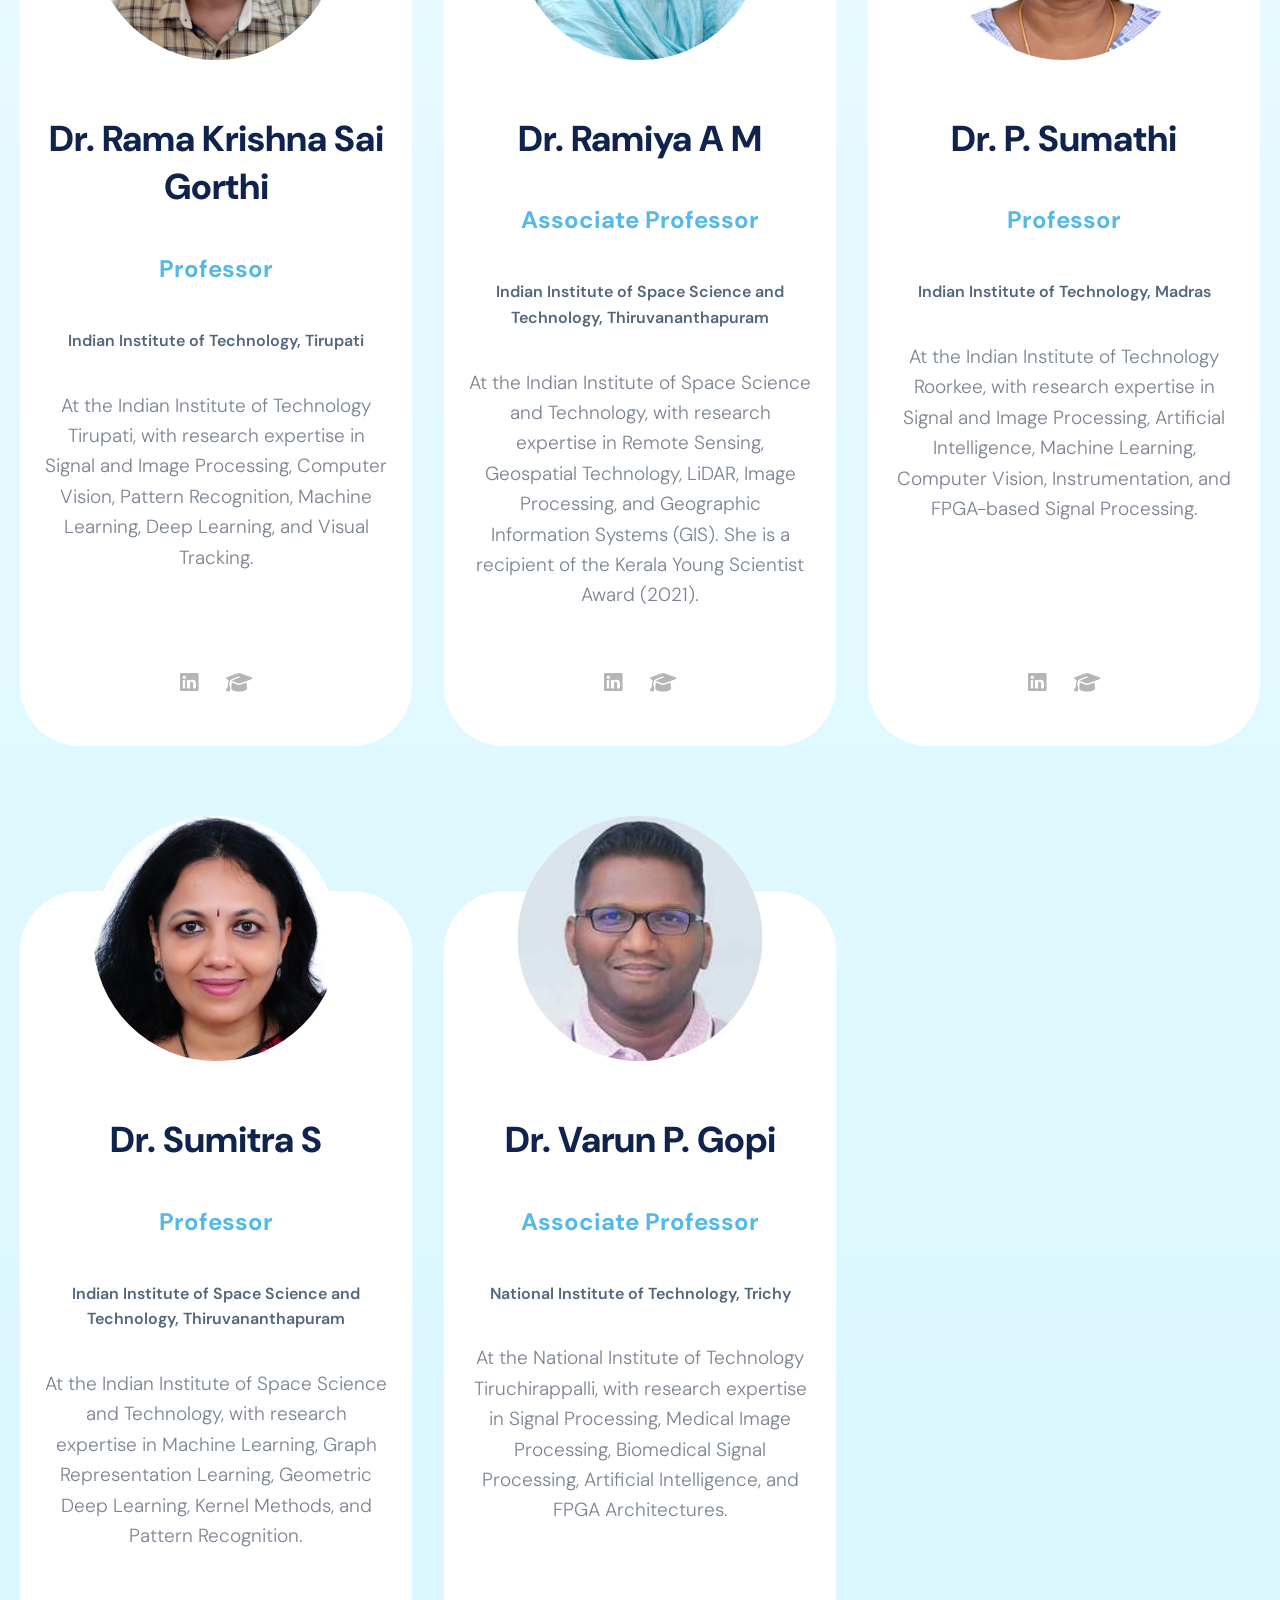
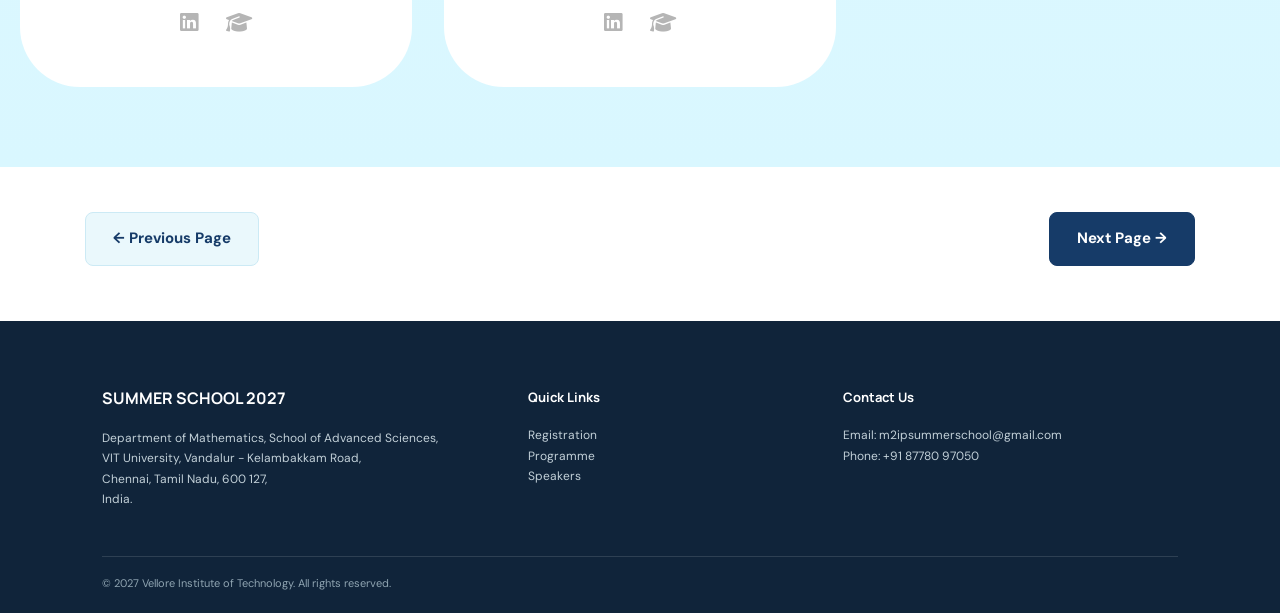
<file: speakers.html>
<!DOCTYPE html>
<html lang="en">

<head>
    <meta charset="UTF-8">
    <meta name="viewport" content="width=device-width, initial-scale=1">

    <title>Speakers | Summer School 2027</title>

    <link rel="stylesheet" href="style.css">

    <!-- Font Awesome -->
    <link rel="stylesheet"
    href="https://cdnjs.cloudflare.com/ajax/libs/font-awesome/6.5.2/css/all.min.css">

</head>

<body>

<!-- HEADER SECTION -->
<header class="site-header">

    <div class="header-top">

        <div class="vit-logo">
            <img src="blue-vit-logo.png" alt="VIT Chennai Logo">
        </div>

        <div class="brand">
            <strong>SUMMER SCHOOL 2027</strong>
            <small>SAS / Department of Mathematics / VIT Chennai</small>
        </div>

        <div class="m2ip-logo">
            <img src="M2IP Logo.png" alt="M2IP Logo">
        </div>

    </div>

    <!-- MOBILE MENU -->
    <button class="menu-toggle"
            aria-label="Toggle navigation"
            onclick="document.querySelector('.nav').classList.toggle('open')">
        ☰
    </button>

    <!-- NAVIGATION -->
    <nav class="nav">

        <a href="index.html">Home</a>
        <a href="register.html">Register</a>
        <a href="speakers.html">Speakers</a>
        <a href="mentors.html">Mentors</a>
        <a href="program.html">Program</a>
        <a href="bookchapters.html">Call for Book Chapters</a>
        <a href="awards.html">Awards</a>
        <a href="resources.html">Resources</a>
        <a href="logistics.html">Logistics</a>
        <a href="sightseeing.html">Sightseeing</a>
        <a href="sponsors.html">Sponsorship</a>
        <a href="people.html">People</a>

    </nav>

</header>


<!-- MAIN CONTENT -->
<main class="inner">

    <!-- PAGE TITLE -->
    <div class="page-title">

        <p class="eyebrow">SUMMER SCHOOL 2027</p>

        <h1>Speakers</h1>

    </div>


    <!-- SPEAKERS SECTION -->
    <section class="speakers-section">

        <div class="speakers-container">


           


            <!-- SPEAKER 2 -->
            <div class="speaker-card">

                <img src="PB Sir.png"
                     alt="Dr. P. Balasubramanian"
                     class="speaker-image">

                <h2>Dr. P. Balasubramaniam</h2>

                <h3>Senior Professor</h3>

                <p class="speaker-institute">
                    The Gandhigram Rural Institute,
                    Gandhigram
                </p>

                <p>
                    Dean, School of Sciences, and Director of the Centre for Mathematical Modelling and Quantum Computing at The Gandhigram Rural Institute, 
                    with research expertise in Fuzzy Logic, Image Processing, Machine Learning, Control Systems, and Quantum Computing.
                </p>

                <div class="speaker-social">

                    <a href="https://www.linkedin.com/in/prof-bala/"
                       target="_blank"
                       rel="noopener noreferrer"
                       title="LinkedIn">
                        <i class="fab fa-linkedin"></i>
                    </a>

                    <a href="https://scholar.google.co.in/citations?user=B5YbA18AAAAJ&hl=en"
                       target="_blank"
                       rel="noopener noreferrer"
                       title="Google Scholar">
                        <i class="fas fa-graduation-cap"></i>
                    </a>

                </div>

            </div>


            <!-- SPEAKER 3 -->
            <div class="speaker-card">

                <img src="Dr. Manas Kamal Bhuyan.png"
                     alt="Dr. Manas Kamal Bhuyan"
                     class="speaker-image">

                <h2>Dr. Manas Kamal Bhuyan</h2>

                <h3>Professor (HAG)</h3>

                <p class="speaker-institute">
                    Indian Institute of Technology, Guwahati
                </p>

                <p>
                    At the Indian Institute of Technology Guwahati, with expertise in Artificial Intelligence, Machine Learning, Computer Vision, and 
                    Image Processing. His research also focuses on Biomedical Signal Processing and intelligent assistive technologies.
                </p>

                <div class="speaker-social">

                    <a href="https://in.linkedin.com/in/dr-m-k-bhuyan-b034331a8?original_referer=https%3A%2F%2Fwww.google.com%2F"
                       target="_blank"
                       rel="noopener noreferrer"
                       title="LinkedIn">
                        <i class="fab fa-linkedin"></i>
                    </a>

                    <a href="https://scholar.google.com/citations?user=o4yGgBQAAAAJ&hl=en"
                       target="_blank"
                       rel="noopener noreferrer"
                       title="Google Scholar">
                        <i class="fas fa-graduation-cap"></i>
                    </a>

                </div>

            </div>


            <!-- SPEAKER 4 -->
            <div class="speaker-card">

                <img src="Dr. P. M. Pathak.jpg"
                     alt="Dr. Pushparaj Mani Pathak"
                     class="speaker-image">

                <h2>Dr. Pushparaj Mani Pathak</h2>

                <h3>Professor</h3>

                <p class="speaker-institute">
                    Indian Institute of Technology, Roorkee
                </p>

                <p>
                    At the Indian Institute of Technology Roorkee, with research expertise in Robotics, Dynamics, Control Systems, Artificial Intelligence, 
                    and Bond Graph Modelling.
                </p>

                <div class="speaker-social">

                    <a href="https://in.linkedin.com/in/pushparaj-pathak-a871195b"
                       target="_blank"
                       rel="noopener noreferrer"
                       title="LinkedIn">
                        <i class="fab fa-linkedin"></i>
                    </a>

                    <a href="https://scholar.google.com/citations?user=cTcZwhcAAAAJ&hl=en"
                       target="_blank"
                       rel="noopener noreferrer"
                       title="Google Scholar">
                        <i class="fas fa-graduation-cap"></i>
                    </a>

                </div>

            </div>


            <!-- SPEAKER 5 -->
            <div class="speaker-card">

                <img src="Prof. Rama Krishna Sai Gorthi.png"
                     alt="Dr. Rama Krishna Sai Gorthi"
                     class="speaker-image">

                <h2>Dr. Rama Krishna Sai Gorthi</h2>

                <h3>Professor</h3>

                <p class="speaker-institute">
                    Indian Institute of Technology, Tirupati
                </p>

                <p>
                    At the Indian Institute of Technology Tirupati, with research expertise in Signal and Image Processing, Computer Vision, 
                    Pattern Recognition, Machine Learning, Deep Learning, and Visual Tracking.
                </p>

                <div class="speaker-social">

                    <a href="https://in.linkedin.com/in/rama-krishna-gorthi-499baa166?original_referer=https%3A%2F%2Fwww.google.com%2F"
                       target="_blank"
                       rel="noopener noreferrer"
                       title="LinkedIn">
                        <i class="fab fa-linkedin"></i>
                    </a>

                    <a href="https://scholar.google.com/citations?user=nlAdU1AAAAAJ&hl=en"
                       target="_blank"
                       rel="noopener noreferrer"
                       title="Google Scholar">
                        <i class="fas fa-graduation-cap"></i>
                    </a>

                </div>

            </div>


            <!-- SPEAKER 6 -->
            <div class="speaker-card">

                <img src="ramiya.png"
                     alt="Dr. Ramiya A M"
                     class="speaker-image">

                <h2>Dr. Ramiya A M</h2>

                <h3>Associate Professor</h3>

                <p class="speaker-institute">
                    Indian Institute of Space Science and Technology,
                    Thiruvananthapuram
                </p>

                <p>
                    At the Indian Institute of Space Science and Technology, with research expertise in Remote Sensing, Geospatial Technology, LiDAR, 
                    Image Processing, and Geographic Information Systems (GIS). She is a recipient of the Kerala Young Scientist Award (2021).
                </p>

                <div class="speaker-social">

                    <a href="https://in.linkedin.com/in/ramiya-anandakumar-86323133"
                       target="_blank"
                       rel="noopener noreferrer"
                       title="LinkedIn">
                        <i class="fab fa-linkedin"></i>
                    </a>

                    <a href="https://scholar.google.com/citations?user=Uhg0eDMAAAAJ&hl=en"
                       target="_blank"
                       rel="noopener noreferrer"
                       title="Google Scholar">
                        <i class="fas fa-graduation-cap"></i>
                    </a>

                </div>

            </div>


            <!-- SPEAKER 7 -->
            <div class="speaker-card">

                <img src="Prof. P. Sumathi.jpg"
                     alt="Dr. P. Sumathi"
                     class="speaker-image">

                <h2>Dr. P. Sumathi</h2>

                <h3>Professor</h3>

                <p class="speaker-institute">
                    Indian Institute of Technology, Madras
                </p>

                <p>
                    At the Indian Institute of Technology Roorkee, with research expertise in Signal and Image Processing, Artificial Intelligence, Machine Learning, 
                    Computer Vision, Instrumentation, and FPGA-based Signal Processing.
                </p>

                <div class="speaker-social">

                    <a href="https://in.linkedin.com/in/sumathi-p-5698521b9?original_referer=https%3A%2F%2Fwww.google.com%2F"
                       target="_blank"
                       rel="noopener noreferrer"
                       title="LinkedIn">
                        <i class="fab fa-linkedin"></i>
                    </a>

                    <a href="https://scholar.google.com/citations?user=Zql2nJQAAAAJ&hl=en"
                       target="_blank"
                       rel="noopener noreferrer"
                       title="Google Scholar">
                        <i class="fas fa-graduation-cap"></i>
                    </a>

                </div>

            </div>


            <!-- SPEAKER 8 -->
            <div class="speaker-card">

                <img src="sumithra.png"
                     alt="Dr. Sumitra S"
                     class="speaker-image">

                <h2>Dr. Sumitra S</h2>

                <h3>Professor</h3>

                <p class="speaker-institute">
                    Indian Institute of Space Science and Technology,
                    Thiruvananthapuram
                </p>

                <p>
                    At the Indian Institute of Space Science and Technology, with research expertise in Machine Learning, Graph Representation Learning, 
                    Geometric Deep Learning, Kernel Methods, and Pattern Recognition.
                </p>

                <div class="speaker-social">

                    <a href="https://in.linkedin.com/in/s-sumitra-81b406280"
                       target="_blank"
                       rel="noopener noreferrer"
                       title="LinkedIn">
                        <i class="fab fa-linkedin"></i>
                    </a>

                    <a href="https://scholar.google.co.in/citations?user=kkOlkIUAAAAJ&hl=en"
                       target="_blank"
                       rel="noopener noreferrer"
                       title="Google Scholar">
                        <i class="fas fa-graduation-cap"></i>
                    </a>

                </div>

            </div>


            <!-- SPEAKER 9 -->
            <div class="speaker-card">

                <img src="Dr. Varun P. Gopi.png"
                     alt="Dr. Varun P. Gopi"
                     class="speaker-image">

                <h2>Dr. Varun P. Gopi</h2>

                <h3>Associate Professor</h3>

                <p class="speaker-institute">
                    National Institute of Technology, Trichy
                </p>

                <p>
                    At the National Institute of Technology Tiruchirappalli, with research expertise in Signal Processing, Medical Image Processing, 
                    Biomedical Signal Processing, Artificial Intelligence, and FPGA Architectures.
                </p>

                <div class="speaker-social">

                    <a href="https://in.linkedin.com/in/dr-varun-p-gopi-smieee-miei-ceng-01bb0820?original_referer=https%3A%2F%2Fwww.google.com%2F"
                       target="_blank"
                       rel="noopener noreferrer"
                       title="LinkedIn">
                        <i class="fab fa-linkedin"></i>
                    </a>

                    <a href="https://scholar.google.com/citations?user=w_u13MEAAAAJ&hl=en"
                       target="_blank"
                       rel="noopener noreferrer"
                       title="Google Scholar">
                        <i class="fas fa-graduation-cap"></i>
                    </a>

                </div>

            </div>


        </div>

    </section>

</main>


<!-- =====================================
     PAGE NAVIGATION
===================================== -->

<div class="page-navigation">

    <a href="register.html"
       class="page-nav-btn previous-btn">
        ← Previous Page
    </a>

    <a href="mentors.html"
       class="page-nav-btn next-btn">
        Next Page →
    </a>

</div>

<!-- FOOTER SECTION -->
<footer class="footer">

    <div>

        <h3>SUMMER SCHOOL 2027</h3>

        <p>
            Department of Mathematics, School of Advanced Sciences,
            <br>
            VIT University, Vandalur - Kelambakkam Road,
            <br>
            Chennai, Tamil Nadu, 600 127,
            <br>
            India.
        </p>

    </div>


    <div>

        <h4>Quick Links</h4>

        <a href="register.html">Registration</a>
        <a href="program.html">Programme</a>
        <a href="speakers.html">Speakers</a>

    </div>


    <div>

        <h4>Contact Us</h4>

        <p>
            Email: m2ipsummerschool@gmail.com
            <br>
            Phone: +91 87780 97050
        </p>

    </div>


    <div class="copyright">

        © 2027 Vellore Institute of Technology. All rights reserved.

    </div>

</footer>

</body>
</html>
</file>
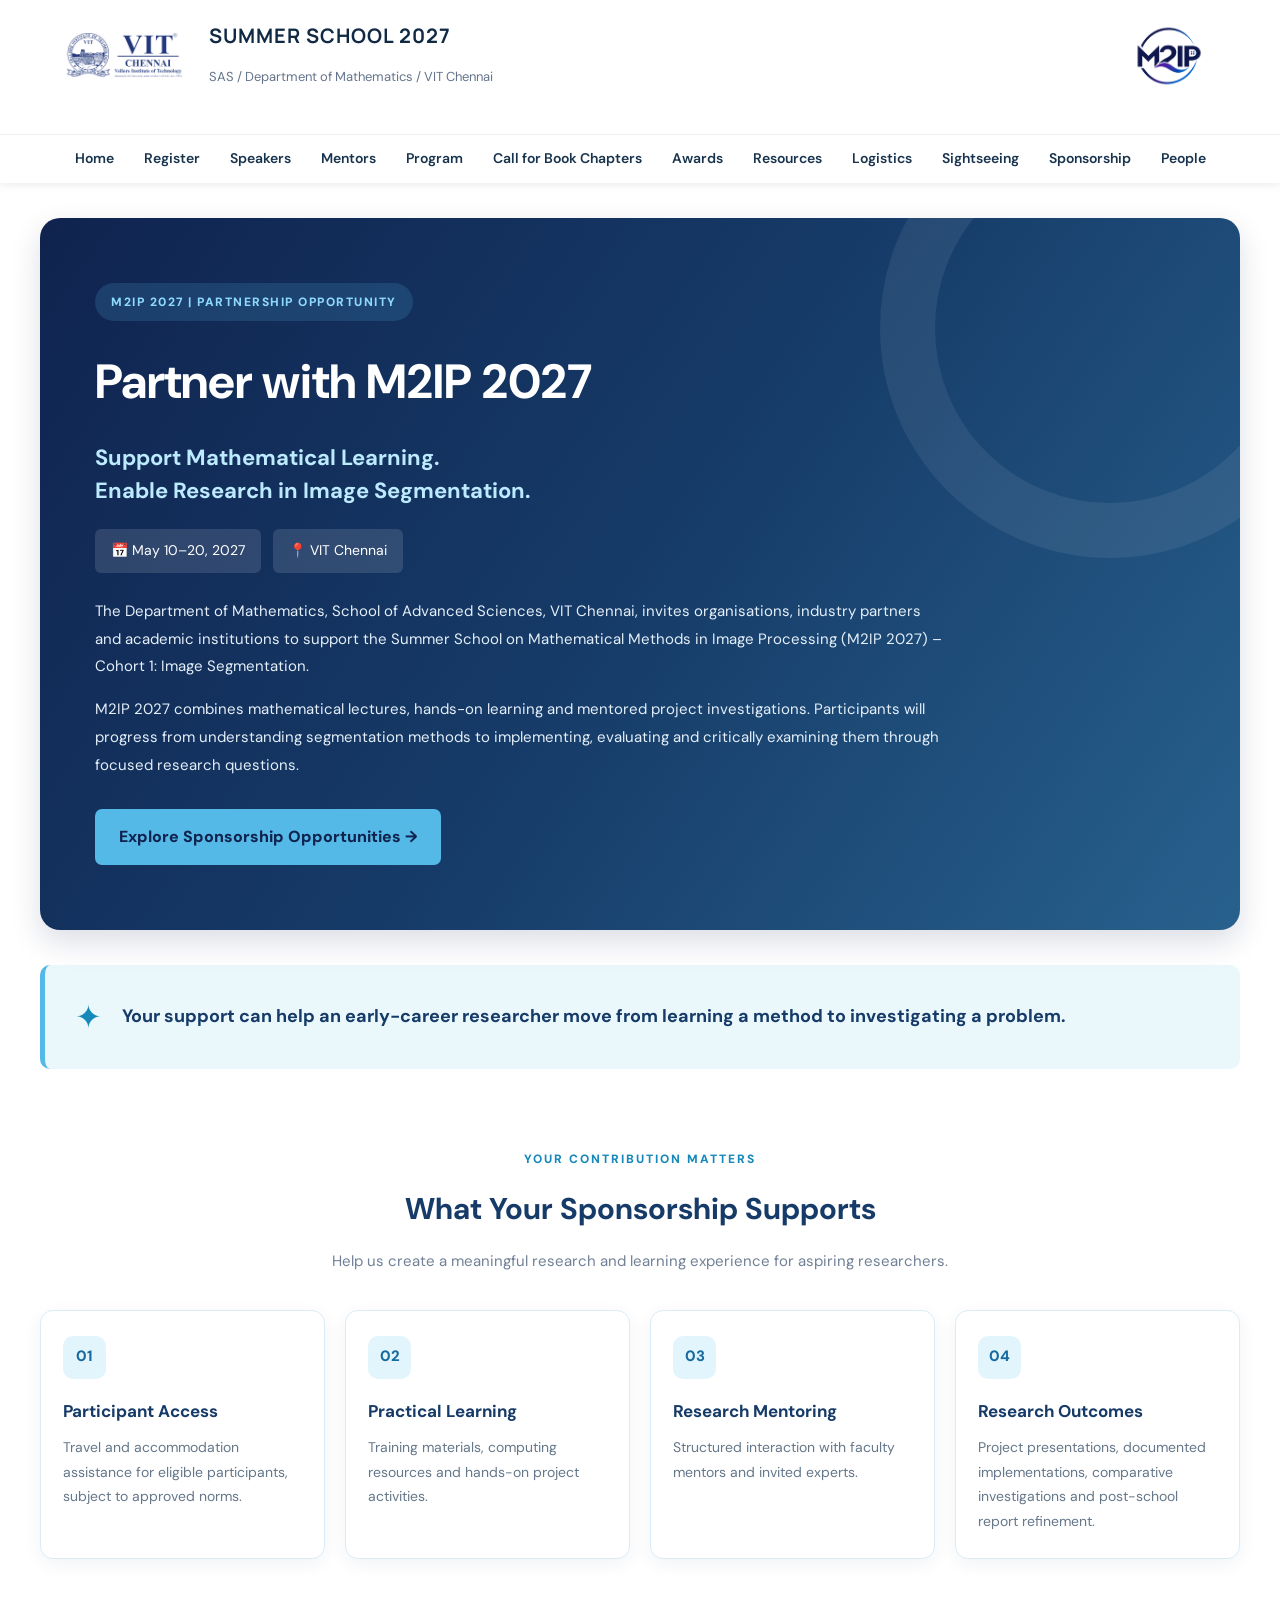
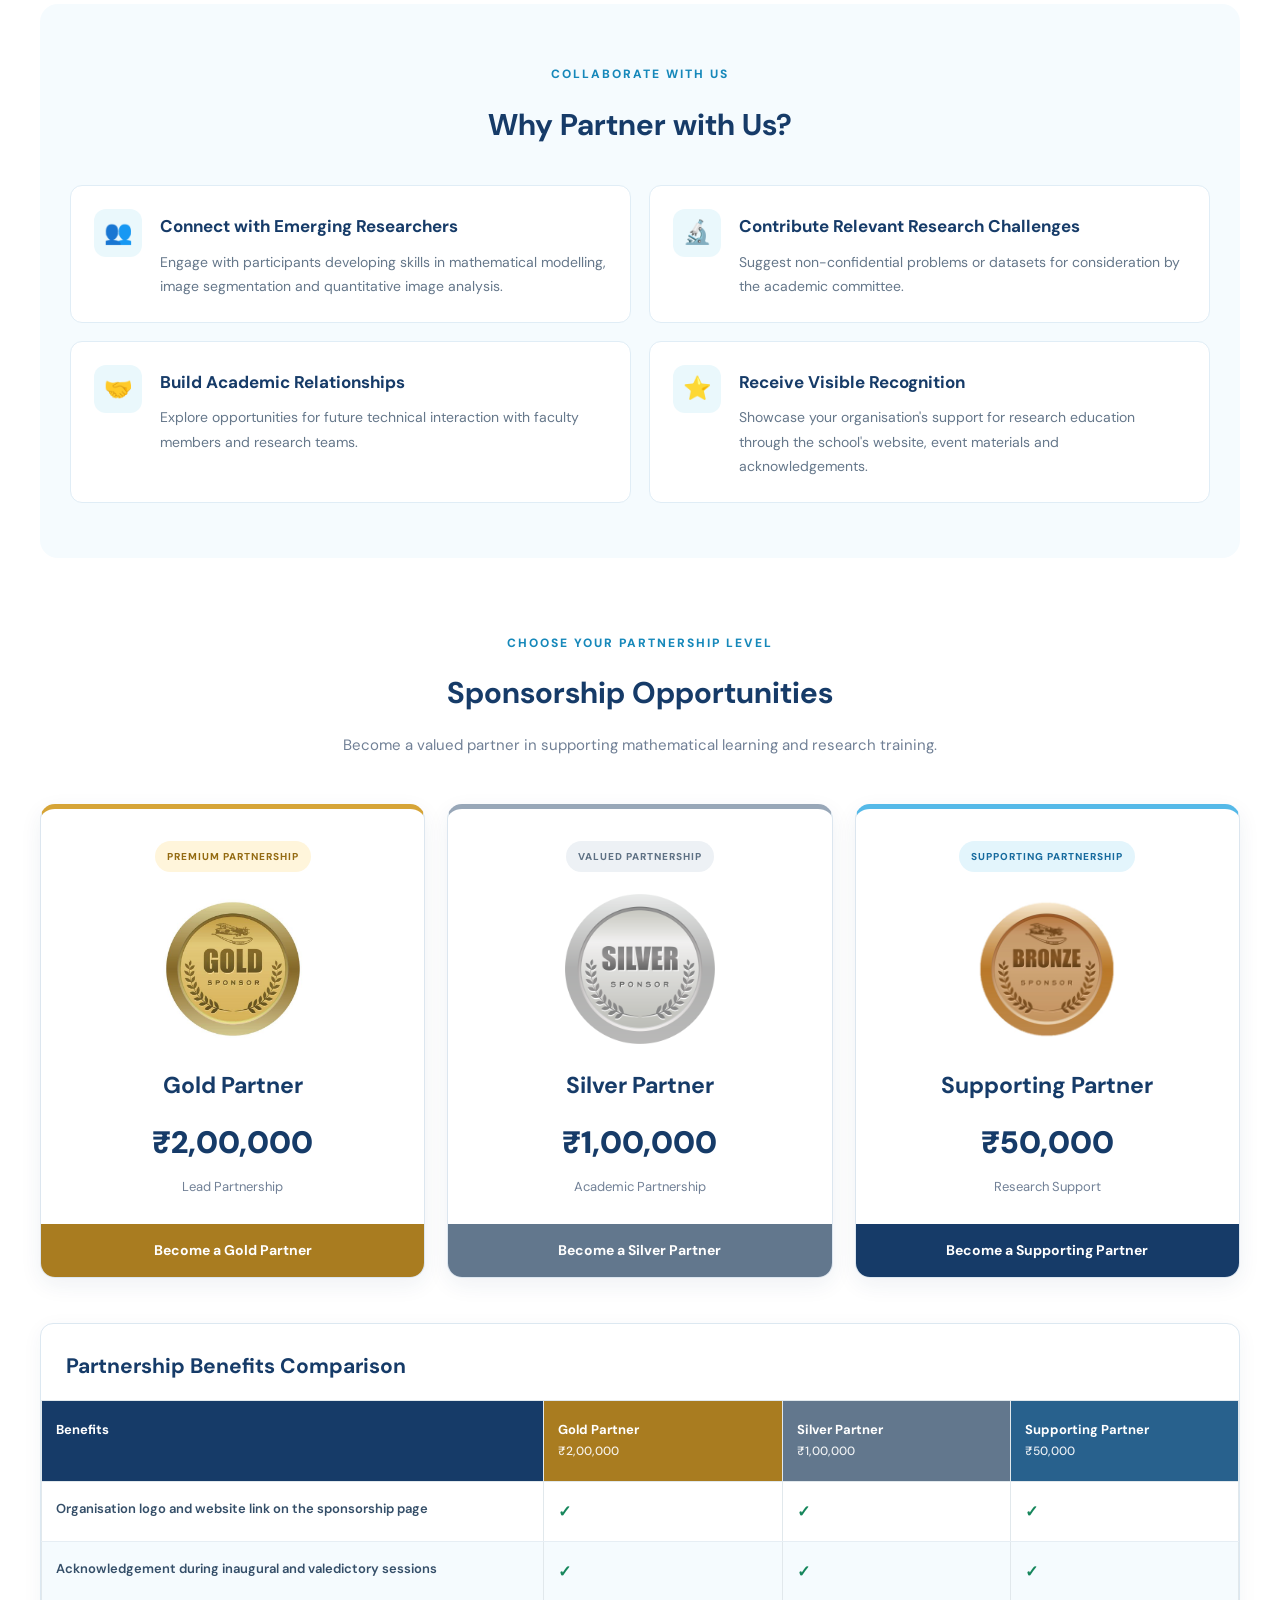
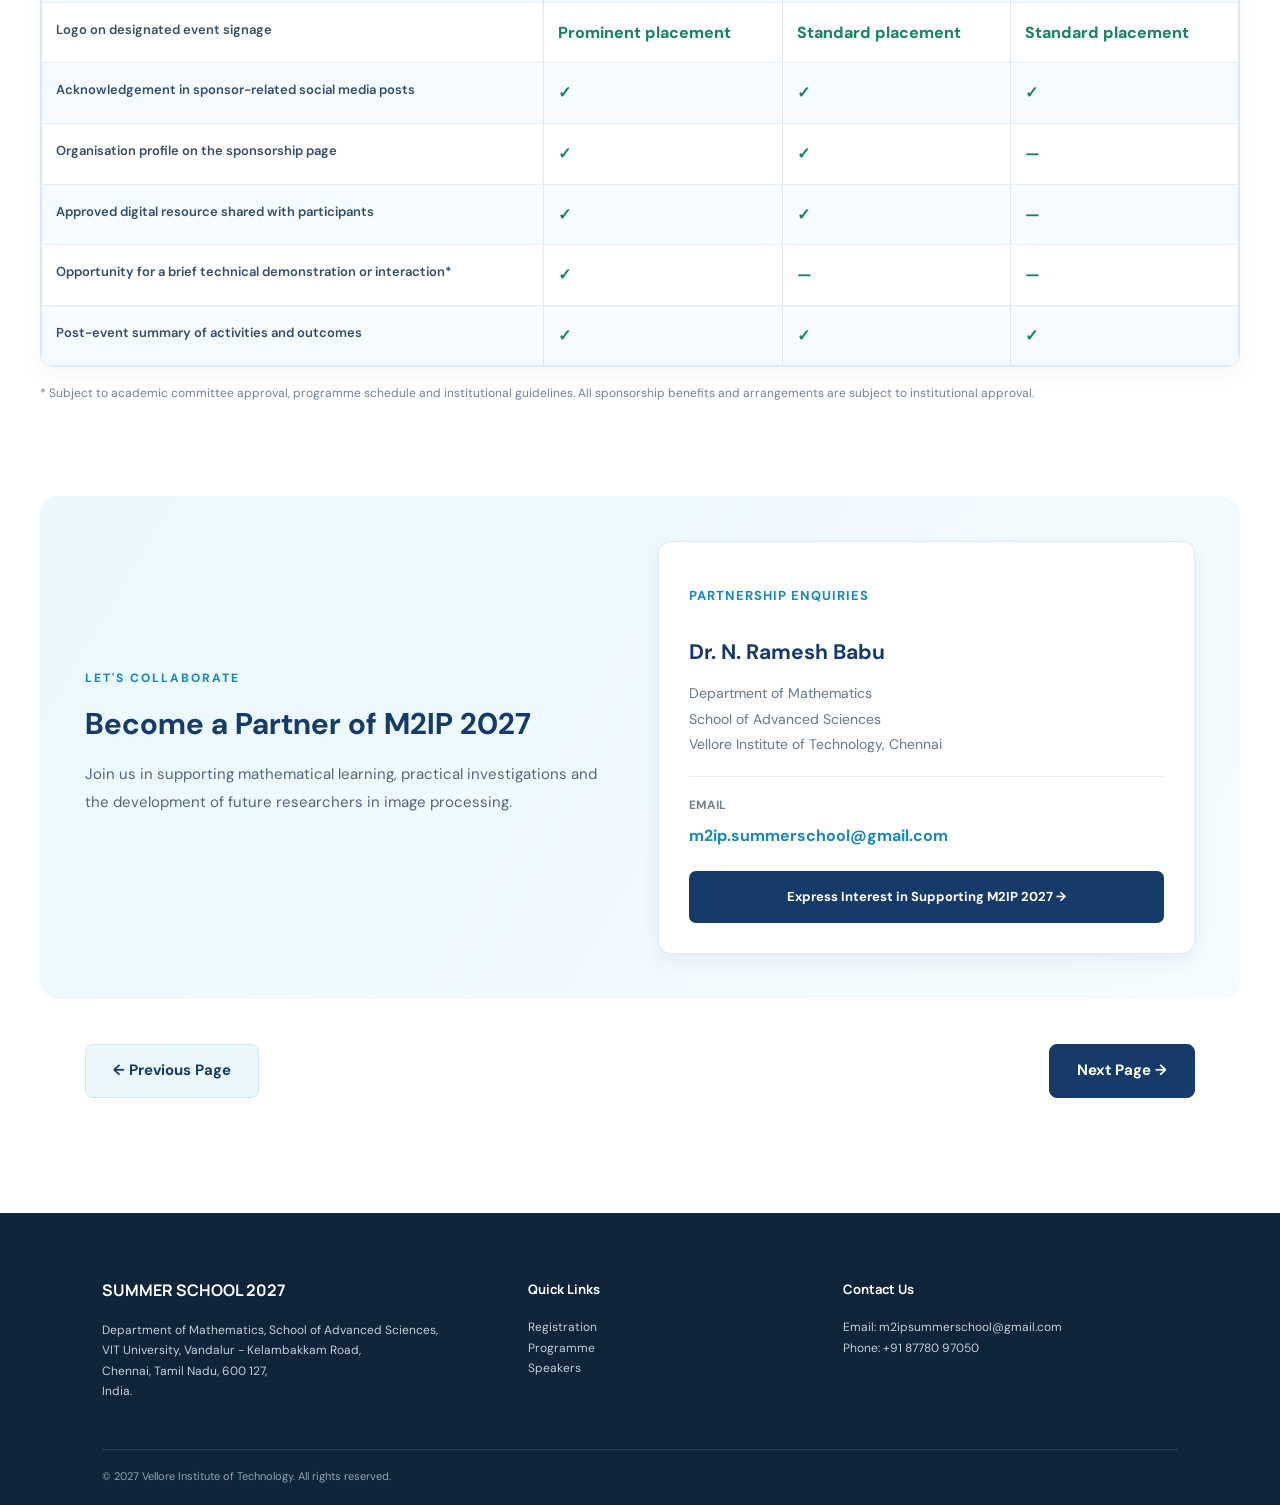
<file: sponsors.html>
<!DOCTYPE html>
<html lang="en">

<head>
    <meta charset="UTF-8">
    <meta name="viewport" content="width=device-width, initial-scale=1">
    <title>Sponsors | Summer School 2027</title>
    <link rel="stylesheet" href="style.css">
</head>

<body>

<!-- Header Section -->
<header class="site-header">

    <!-- Top Header -->
    <div class="header-top">

        <!-- VIT Logo - Left Side -->
        <div class="vit-logo">
            <img src="blue-vit-logo.png"
                 alt="VIT Chennai Logo">
        </div>

        <!-- Summer School Details - Centre -->
        <div class="brand">
            <strong>SUMMER SCHOOL 2027</strong>
            <small>SAS / Department of Mathematics / VIT Chennai</small>
        </div>

        <!-- M2IP Logo - Right Side -->
        <div class="m2ip-logo">
            <img src="M2IP Logo.png"
                 alt="M2IP Logo">
        </div>

    </div>

    <!-- Mobile Navigation Button -->
    <button class="menu-toggle"
            aria-label="Toggle navigation"
            onclick="document.querySelector('.nav').classList.toggle('open')">
        ☰
    </button>

    <!-- Navigation Bar -->
    <nav class="nav">

            <a href="index.html">Home</a>
            <a href="register.html">Register</a>
            <a href="speakers.html">Speakers</a>
            <a href="mentors.html">Mentors</a>
            <a href="program.html">Program</a>
            <a href="bookchapters.html">Call for Book Chapters</a>
            <a href="awards.html">Awards</a>
            <a href="resources.html">Resources</a>
            <a href="logistics.html">Logistics</a>
            <a href="sightseeing.html">Sightseeing</a>
            <a href="sponsors.html">Sponsorship</a>
            <a href="people.html">People</a>

    </nav>

</header>

 

<main class="inner sponsors-page">

    <!-- HERO SECTION -->
    <section class="partner-hero">
        <div class="partner-hero-content">

            <span class="partner-label">M2IP 2027 | PARTNERSHIP OPPORTUNITY</span>

            <h1>Partner with M2IP 2027</h1>

            <h2>Support Mathematical Learning.<br>Enable Research in Image Segmentation.</h2>

            <div class="partner-event-info">
                <span>📅 May 10–20, 2027</span>
                <span>📍 VIT Chennai</span>
            </div>

            <p>
                The Department of Mathematics, School of Advanced Sciences,
                VIT Chennai, invites organisations, industry partners and
                academic institutions to support the Summer School on
                Mathematical Methods in Image Processing (M2IP 2027) –
                Cohort 1: Image Segmentation.
            </p>

            <p>
                M2IP 2027 combines mathematical lectures, hands-on learning
                and mentored project investigations. Participants will progress
                from understanding segmentation methods to implementing,
                evaluating and critically examining them through focused
                research questions.
            </p>

            <a href="#sponsorship-opportunities" class="partner-button">
                Explore Sponsorship Opportunities →
            </a>

        </div>
    </section>


    <!-- KEY MESSAGE -->
    <section class="partner-message">
        <span class="message-icon">✦</span>
        <p>
            Your support can help an early-career researcher move from
            learning a method to investigating a problem.
        </p>
    </section>


    <!-- WHAT YOUR SPONSORSHIP SUPPORTS -->
    <section class="partner-section">

        <div class="partner-section-heading">
            <span>YOUR CONTRIBUTION MATTERS</span>
            <h2>What Your Sponsorship Supports</h2>
            <p>
                Help us create a meaningful research and learning
                experience for aspiring researchers.
            </p>
        </div>

        <div class="sponsorship-support-grid">

            <div class="sponsorship-support-card">
                <div class="support-card-icon">01</div>
                <h3>Participant Access</h3>
                <p>
                    Travel and accommodation assistance for eligible
                    participants, subject to approved norms.
                </p>
            </div>

            <div class="sponsorship-support-card">
                <div class="support-card-icon">02</div>
                <h3>Practical Learning</h3>
                <p>
                    Training materials, computing resources and
                    hands-on project activities.
                </p>
            </div>

            <div class="sponsorship-support-card">
                <div class="support-card-icon">03</div>
                <h3>Research Mentoring</h3>
                <p>
                    Structured interaction with faculty mentors
                    and invited experts.
                </p>
            </div>

            <div class="sponsorship-support-card">
                <div class="support-card-icon">04</div>
                <h3>Research Outcomes</h3>
                <p>
                    Project presentations, documented implementations,
                    comparative investigations and post-school
                    report refinement.
                </p>
            </div>

        </div>
    </section>


    <!-- WHY PARTNER WITH US -->
    <section class="partner-section why-partner-section">

        <div class="partner-section-heading">
            <span>COLLABORATE WITH US</span>
            <h2>Why Partner with Us?</h2>
        </div>

        <div class="why-partner-grid">

            <div class="why-partner-card">
                <div class="why-icon">👥</div>
                <div>
                    <h3>Connect with Emerging Researchers</h3>
                    <p>
                        Engage with participants developing skills in
                        mathematical modelling, image segmentation
                        and quantitative image analysis.
                    </p>
                </div>
            </div>

            <div class="why-partner-card">
                <div class="why-icon">🔬</div>
                <div>
                    <h3>Contribute Relevant Research Challenges</h3>
                    <p>
                        Suggest non-confidential problems or datasets
                        for consideration by the academic committee.
                    </p>
                </div>
            </div>

            <div class="why-partner-card">
                <div class="why-icon">🤝</div>
                <div>
                    <h3>Build Academic Relationships</h3>
                    <p>
                        Explore opportunities for future technical
                        interaction with faculty members and research teams.
                    </p>
                </div>
            </div>

            <div class="why-partner-card">
                <div class="why-icon">⭐</div>
                <div>
                    <h3>Receive Visible Recognition</h3>
                    <p>
                        Showcase your organisation's support for research
                        education through the school's website, event
                        materials and acknowledgements.
                    </p>
                </div>
            </div>

        </div>
    </section>


    <!-- SPONSORSHIP OPPORTUNITIES -->
    <section class="partner-section sponsorship-section"
             id="sponsorship-opportunities">

        <div class="partner-section-heading">
            <span>CHOOSE YOUR PARTNERSHIP LEVEL</span>
            <h2>Sponsorship Opportunities</h2>
            <p>
                Become a valued partner in supporting mathematical
                learning and research training.
            </p>
        </div>


        <!-- SPONSORSHIP TIERS -->
        <div class="sponsorship-tiers">

            <!-- GOLD -->
            <div class="sponsor-tier gold-tier">

                <div class="tier-top">
                    <span class="tier-badge">PREMIUM PARTNERSHIP</span>
                    <div class="tier-medal">
    <img src="gold.jpg" alt="Gold Sponsor Badge"></div>
                    <h3>Gold Partner</h3>
                    <div class="tier-price">₹2,00,000</div>
                    <p>Lead Partnership</p>
                </div>

                <a href="#partnership-contact" class="tier-button">
                    Become a Gold Partner
                </a>

            </div>


            <!-- SILVER -->
            <div class="sponsor-tier silver-tier">

                <div class="tier-top">
                    <span class="tier-badge">VALUED PARTNERSHIP</span>
                    <div class="tier-medal">
    <img src="silver.png" alt="Silver Sponsor Badge">
</div>
                    <h3>Silver Partner</h3>
                    <div class="tier-price">₹1,00,000</div>
                    <p>Academic Partnership</p>
                </div>

                <a href="#partnership-contact" class="tier-button">
                    Become a Silver Partner
                </a>

            </div>


            <!-- SUPPORTING -->
            <div class="sponsor-tier supporting-tier">

                <div class="tier-top">
                    <span class="tier-badge">SUPPORTING PARTNERSHIP</span>
                    <div class="tier-medal">
    <img src="bronze.jpg" alt="Supporting Sponsor Badge">
</div>
                    <h3>Supporting Partner</h3>
                    <div class="tier-price">₹50,000</div>
                    <p>Research Support</p>
                </div>

                <a href="#partnership-contact" class="tier-button">
                    Become a Supporting Partner
                </a>

            </div>

        </div>


        <!-- BENEFITS COMPARISON TABLE -->
        <div class="benefits-table-wrapper">

            <h3 class="benefits-table-title">
                Partnership Benefits Comparison
            </h3>

            <table class="benefits-table">

                <thead>
                    <tr>
                        <th>Benefits</th>
                        <th class="gold-column">Gold Partner<br><span>₹2,00,000</span></th>
                        <th class="silver-column">Silver Partner<br><span>₹1,00,000</span></th>
                        <th class="support-column">Supporting Partner<br><span>₹50,000</span></th>
                    </tr>
                </thead>

                <tbody>

                    <tr>
                        <td>Organisation logo and website link on the sponsorship page</td>
                        <td>✓</td>
                        <td>✓</td>
                        <td>✓</td>
                    </tr>

                    <tr>
                        <td>Acknowledgement during inaugural and valedictory sessions</td>
                        <td>✓</td>
                        <td>✓</td>
                        <td>✓</td>
                    </tr>

                    <tr>
                        <td>Logo on designated event signage</td>
                        <td>Prominent placement</td>
                        <td>Standard placement</td>
                        <td>Standard placement</td>
                    </tr>

                    <tr>
                        <td>Acknowledgement in sponsor-related social media posts</td>
                        <td>✓</td>
                        <td>✓</td>
                        <td>✓</td>
                    </tr>

                    <tr>
                        <td>Organisation profile on the sponsorship page</td>
                        <td>✓</td>
                        <td>✓</td>
                        <td>—</td>
                    </tr>

                    <tr>
                        <td>Approved digital resource shared with participants</td>
                        <td>✓</td>
                        <td>✓</td>
                        <td>—</td>
                    </tr>

                    <tr>
                        <td>Opportunity for a brief technical demonstration or interaction*</td>
                        <td>✓</td>
                        <td>—</td>
                        <td>—</td>
                    </tr>

                    <tr>
                        <td>Post-event summary of activities and outcomes</td>
                        <td>✓</td>
                        <td>✓</td>
                        <td>✓</td>
                    </tr>

                </tbody>

            </table>

        </div>

        <p class="sponsorship-note">
            * Subject to academic committee approval, programme schedule
            and institutional guidelines. All sponsorship benefits and
            arrangements are subject to institutional approval.
        </p>

    </section>


    <!-- CONTACT SECTION -->
    <section class="partner-contact" id="partnership-contact">

        <div class="partner-contact-content">
            <span>LET'S COLLABORATE</span>
            <h2>Become a Partner of M2IP 2027</h2>
            <p>
                Join us in supporting mathematical learning, practical
                investigations and the development of future researchers
                in image processing.
            </p>
        </div>

        <div class="partner-contact-card">

            <h3>Partnership Enquiries</h3>

            <h4>Dr. N. Ramesh Babu</h4>

            <p>Department of Mathematics</p>
            <p>School of Advanced Sciences</p>
            <p>Vellore Institute of Technology, Chennai</p>

            <div class="partner-email">
                <span>Email</span>
                <a href="mailto:m2ip.summerschool@gmail.com">
                   m2ip.summerschool@gmail.com
                </a>
            </div>

            <a class="partner-contact-button"
               href="mailto:m2ip.summerschool@gmail.com?subject=Sponsorship%20Enquiry%20-%20M2IP%202027">
                Express Interest in Supporting M2IP 2027 →
            </a>

        </div>

    </section>


    <!-- PAGE NAVIGATION -->
    <div class="page-navigation">
        <a href="sightseeing.html" class="page-nav-btn previous-btn">
            ← Previous Page
        </a>
        <a href="people.html" class="page-nav-btn next-btn">
            Next Page →
        </a>
    </div>

</main>

    <!-- Footer Section -->
    <footer class="footer">

        <!-- Institution Details -->
        <div>

            <h3>SUMMER SCHOOL 2027</h3>

            <p>
                Department of Mathematics, School of Advanced Sciences, 
                <br>
                VIT University, Vandalur - Kelambakkam Road,
                <br>
                Chennai, Tamil Nadu, 600 127,
                <br>
                India.
            </p>

        </div>



        <!-- Quick Links -->
        <div>

            <h4>Quick Links</h4>

            <a href="register.html">Registration</a>
            <a href="program.html">Programme</a>
            <a href="speakers.html">Speakers</a>

        </div>

        <!-- Contact Information -->
        <div>

            <h4>Contact Us</h4>

            <p>
                Email: m2ipsummerschool@gmail.com
                <br>
                Phone: +91 87780 97050
            </p>

        </div>

        <!-- Copyright -->
        <div class="copyright">

            © 2027 Vellore Institute of Technology. All rights reserved.

        </div>

    </footer>

</body>

</html>
</file>
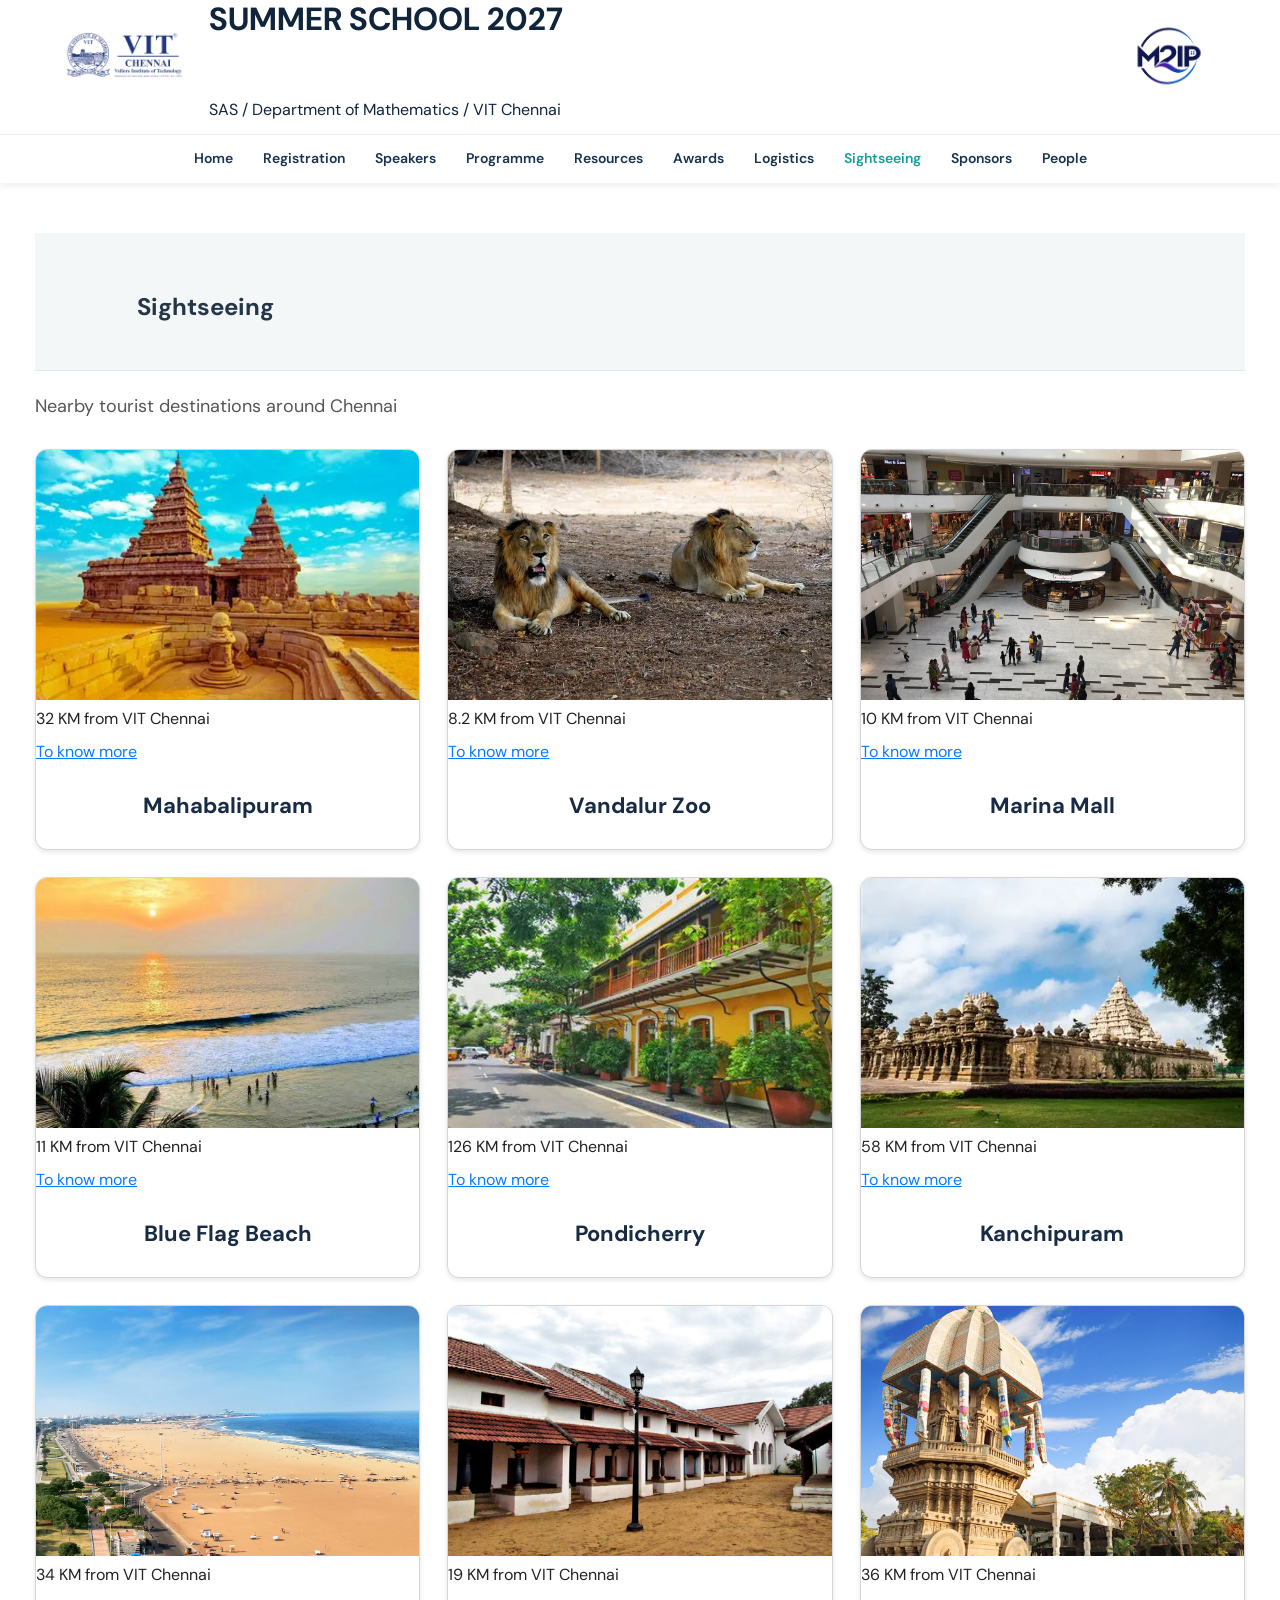
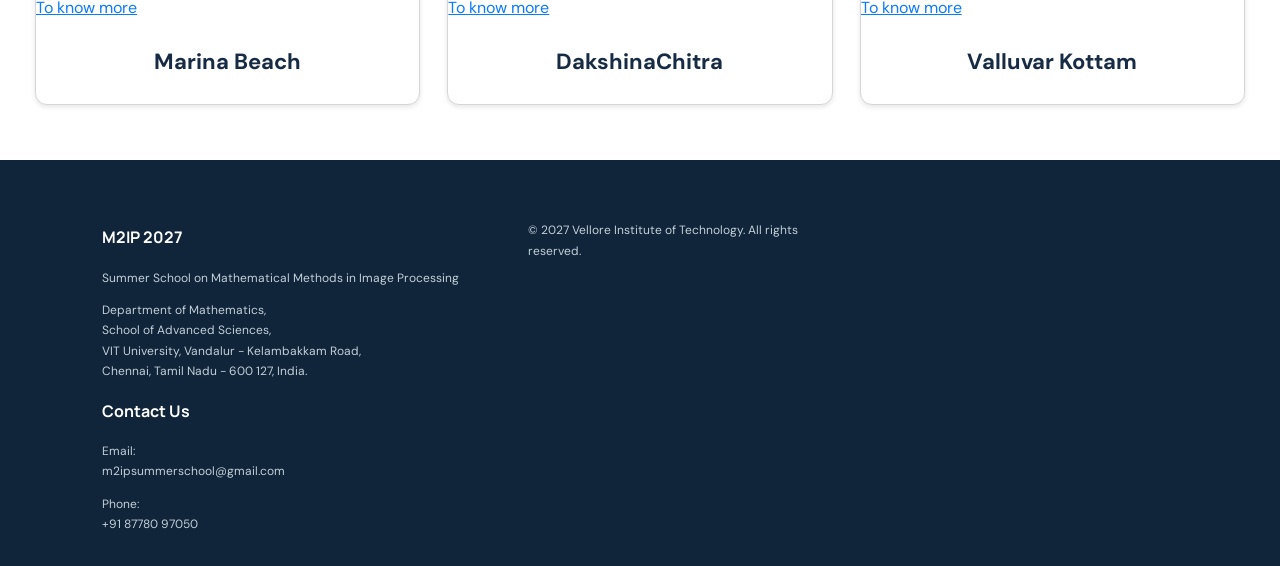
<file: symposium.html>
<!DOCTYPE html>
<html lang="en">

<head>
    <meta charset="UTF-8">
    <meta name="viewport" content="width=device-width, initial-scale=1.0">

    <title>Sightseeing | M2IP Summer School 2027</title>

    <link rel="stylesheet" href="style.css">

    <style>
        /* =====================================
           SIGHTSEEING PAGE
        ===================================== */

        .sightseeing-page {
            max-width: 1500px;
            width: 100%;
            margin: 0 auto;
            padding: 30px 35px 55px;
            box-sizing: border-box;
        }

        .sightseeing-section {
            width: 100%;
        }

        .sightseeing-section .page-title {
            margin-bottom: 20px;
        }

        .sightseeing-intro {
            font-size: 18px;
            color: #555;
            margin: 0 0 28px;
        }

        /* Destination grid */

        .sightseeing-grid {
            display: grid;
            grid-template-columns: repeat(3, minmax(0, 1fr));
            gap: 27px;
        }

        /* Destination card */

        .sightseeing-card {
            background: #ffffff;
            border: 1px solid #d6d6d6;
            border-radius: 12px;
            overflow: hidden;
            box-shadow: 0 2px 5px rgba(0, 0, 0, 0.10);
            display: flex;
            flex-direction: column;
            transition: transform 0.25s ease,
                        box-shadow 0.25s ease;
        }

        .sightseeing-card:hover {
            transform: translateY(-4px);
            box-shadow: 0 5px 14px rgba(0, 0, 0, 0.14);
        }

        /* Destination images */

        .sightseeing-card img {
            width: 100%;
            height: 250px;
            object-fit: cover;
            display: block;
        }

        /* Card information */

        .sightseeing-details {
            display: flex;
            flex-direction: column;
            flex-grow: 1;
            padding: 5px 0 0;
        }

        .sightseeing-details .distance {
            font-size: 16px;
            color: #222222;
            margin: 0 0 6px;
        }

        .sightseeing-details a {
            font-size: 16px;
            color: #087bff;
            text-decoration: underline;
            margin-bottom: 17px;
        }

        .sightseeing-details a:hover {
            color: #0056b3;
        }

        /* Destination title */

        .sightseeing-details h2 {
            font-size: 22px;
            font-weight: 700;
            color: #172b45;
            text-align: center;
            margin: auto 0 0;
            padding: 5px 10px 24px;
        }

        /* =====================================
           TABLET RESPONSIVE
        ===================================== */

        @media (max-width: 1024px) {

            .sightseeing-grid {
                grid-template-columns: repeat(2, minmax(0, 1fr));
                gap: 22px;
            }

            .sightseeing-card img {
                height: 230px;
            }
        }

        /* =====================================
           MOBILE RESPONSIVE
        ===================================== */

        @media (max-width: 600px) {

            .sightseeing-page {
                padding: 22px 16px 40px;
            }

            .sightseeing-grid {
                grid-template-columns: 1fr;
                gap: 22px;
            }

            .sightseeing-card img {
                height: 220px;
            }

            .sightseeing-details h2 {
                font-size: 20px;
            }

            .sightseeing-intro {
                font-size: 16px;
            }
        }
    </style>

</head>

<body>

    <!-- =====================================
         HEADER
    ====================================== -->

    <header class="site-header">

        <div class="header-top">

            <!-- VIT Logo -->
            <div class="vit-logo">
                <img src="blue-vit-logo.png" alt="VIT Logo">
            </div>

            <!-- Website Brand -->
            <div class="brand">
                <h1>SUMMER SCHOOL 2027</h1>
                <p>SAS / Department of Mathematics / VIT Chennai</p>
            </div>

            <!-- M2IP Logo -->
            <div class="m2ip-logo">
                <img src="M2IP Logo.png" alt="M2IP Logo">
            </div>

        </div>

        <!-- Navigation -->
        <button class="menu-toggle"
                aria-label="Toggle navigation"
                aria-expanded="false"
                onclick="toggleMenu()">
            ☰
        </button>

        <nav class="nav" id="mainNav">

            <a href="index.html">Home</a>
            <a href="register.html">Registration</a>
            <a href="speakers.html">Speakers</a>
            <a href="program.html">Programme</a>
            <a href="resources.html">Resources</a>
            <a href="awards.html">Awards</a>
            <a href="logistics.html">Logistics</a>
            <a href="sightseeing.html" class="active">Sightseeing</a>
            <a href="sponsors.html">Sponsors</a>
            <a href="people.html">People</a>

        </nav>

    </header>


    <!-- =====================================
         MAIN SIGHTSEEING CONTENT
    ====================================== -->

    <main class="inner sightseeing-page">

        <section class="sightseeing-section">

            <h1 class="page-title">Sightseeing</h1>

            <p class="sightseeing-intro">
                Nearby tourist destinations around Chennai
            </p>

            <div class="sightseeing-grid">


                <!-- 1. MAHABALIPURAM -->

                <article class="sightseeing-card">

                    <img src="mahabalipuram.webp"
                         alt="Mahabalipuram Shore Temple">

                    <div class="sightseeing-details">

                        <p class="distance">
                            32 KM from VIT Chennai
                        </p>

                        <a href="https://www.google.com/search?q=Mahabalipuram+tourist+places"
                           target="_blank"
                           rel="noopener noreferrer">
                            To know more
                        </a>

                        <h2>Mahabalipuram</h2>

                    </div>

                </article>


                <!-- 2. VANDALUR ZOO -->

                <article class="sightseeing-card">

                    <img src="vz.jpg"
                         alt="Vandalur Zoo">

                    <div class="sightseeing-details">

                        <p class="distance">
                            8.2 KM from VIT Chennai
                        </p>

                        <a href="https://www.google.com/search?q=Arignar+Anna+Zoological+Park"
                           target="_blank"
                           rel="noopener noreferrer">
                            To know more
                        </a>

                        <h2>Vandalur Zoo</h2>

                    </div>

                </article>


                <!-- 3. MARINA MALL -->

                <article class="sightseeing-card">

                    <img src="mm.jpg"
                         alt="Marina Mall">

                    <div class="sightseeing-details">

                        <p class="distance">
                            10 KM from VIT Chennai
                        </p>

                        <a href="https://www.google.com/search?q=Marina+Mall+Chennai"
                           target="_blank"
                           rel="noopener noreferrer">
                            To know more
                        </a>

                        <h2>Marina Mall</h2>

                    </div>

                </article>


                <!-- 4. BLUE FLAG BEACH -->

                <article class="sightseeing-card">

                    <img src="beach.jpg"
                         alt="Blue Flag Beach">

                    <div class="sightseeing-details">

                        <p class="distance">
                            11 KM from VIT Chennai
                        </p>

                        <a href="https://www.google.com/search?q=Blue+Flag+Beach+Chennai"
                           target="_blank"
                           rel="noopener noreferrer">
                            To know more
                        </a>

                        <h2>Blue Flag Beach</h2>

                    </div>

                </article>


                <!-- 5. PONDICHERRY -->

                <article class="sightseeing-card">

                    <img src="pondy.jpg"
                         alt="Pondicherry">

                    <div class="sightseeing-details">

                        <p class="distance">
                            126 KM from VIT Chennai
                        </p>

                        <a href="https://www.google.com/search?q=Pondicherry+tourist+places"
                           target="_blank"
                           rel="noopener noreferrer">
                            To know more
                        </a>

                        <h2>Pondicherry</h2>

                    </div>

                </article>


                <!-- 6. KANCHIPURAM -->

                <article class="sightseeing-card">

                    <img src="kanchi.webp"
                         alt="Kanchipuram Temple">

                    <div class="sightseeing-details">

                        <p class="distance">
                            58 KM from VIT Chennai
                        </p>

                        <a href="https://www.google.com/search?q=Kanchipuram+tourist+places"
                           target="_blank"
                           rel="noopener noreferrer">
                            To know more
                        </a>

                        <h2>Kanchipuram</h2>

                    </div>

                </article>


                <!-- 7. MARINA BEACH -->

                <article class="sightseeing-card">

                    <img src="beach.avif"
                         alt="Marina Beach">

                    <div class="sightseeing-details">

                        <p class="distance">
                            34 KM from VIT Chennai
                        </p>

                        <a href="https://www.google.com/search?q=Marina+Beach+Chennai"
                           target="_blank"
                           rel="noopener noreferrer">
                            To know more
                        </a>

                        <h2>Marina Beach</h2>

                    </div>

                </article>


                <!-- 8. DAKSHINACHITRA -->

                <article class="sightseeing-card">

                    <img src="dak.jpg"
                         alt="DakshinaChitra">

                    <div class="sightseeing-details">

                        <p class="distance">
                            19 KM from VIT Chennai
                        </p>

                        <a href="https://www.google.com/search?q=DakshinaChitra"
                           target="_blank"
                           rel="noopener noreferrer">
                            To know more
                        </a>

                        <h2>DakshinaChitra</h2>

                    </div>

                </article>


                <!-- 9. VALLUVAR KOTTAM -->

                <article class="sightseeing-card">

                    <img src="kottam.jpg"
                         alt="Valluvar Kottam">

                    <div class="sightseeing-details">

                        <p class="distance">
                            36 KM from VIT Chennai
                        </p>

                        <a href="https://www.google.com/search?q=Valluvar+Kottam+Chennai"
                           target="_blank"
                           rel="noopener noreferrer">
                            To know more
                        </a>

                        <h2>Valluvar Kottam</h2>

                    </div>

                </article>


            </div>

        </section>

    </main>


    <!-- =====================================
         FOOTER
    ====================================== -->

    <footer class="footer">

        <div class="footer-content">

            <div class="footer-section">

                <h3>M2IP 2027</h3>

                <p>
                    Summer School on Mathematical Methods
                    in Image Processing
                </p>

                <p>
                    Department of Mathematics,<br>
                    School of Advanced Sciences,<br>
                    VIT University, Vandalur - Kelambakkam Road,<br>
                    Chennai, Tamil Nadu - 600 127, India.
                </p>

            </div>


            <div class="footer-section">

                <h3>Contact Us</h3>

                <p>
                    Email:
                    <a href="mailto:m2ipsummerschool@gmail.com">
                        m2ipsummerschool@gmail.com
                    </a>
                </p>

                <p>
                    Phone:
                    <a href="tel:+918778097050">
                        +91 87780 97050
                    </a>
                </p>

            </div>

        </div>

        <div class="footer-bottom">

            <p>
                © 2027 Vellore Institute of Technology.
                All rights reserved.
            </p>

        </div>

    </footer>


    <!-- =====================================
         MOBILE NAVIGATION SCRIPT
    ====================================== -->

    <script>

        function toggleMenu() {

            const nav = document.getElementById("mainNav");
            const button = document.querySelector(".menu-toggle");

            nav.classList.toggle("show");

            button.setAttribute(
                "aria-expanded",
                nav.classList.contains("show")
            );

        }

    </script>

</body>
</html>
</file>
<file: style.css>
@import url('https://fonts.googleapis.com/css2?family=DM+Sans:wght@400;500;600;700&family=Manrope:wght@400;500;600;700;800&display=swap');
:root{--navy:#10243a;--blue:#176b87;--teal:#2b9a91;--ink:#253648;--muted:#68798a;--paper:#fff;--soft:#f3f7f8;--line:#e1e8ec;--gold:#e5b65c}
*{box-sizing:border-box}html{scroll-behavior:smooth}body{margin:0;color:var(--ink);font-family:'DM Sans',sans-serif;line-height:1.7;background:#fff}a{color:var(--blue);text-decoration:none}a:hover{color:var(--teal)}.site-header{min-height:78px;padding:12px max(5vw,24px);display:flex;align-items:center;justify-content:space-between;gap:24px;background:#fff;box-shadow:0 3px 18px #10243a0d;position:relative;z-index:5}.brand{display:flex;align-items:center;gap:12px;color:var(--navy)}.brand-mark{display:grid;place-items:center;width:44px;height:44px;border-radius:12px;background:var(--navy);color:#fff;font-weight:800;font-family:Manrope,sans-serif}.brand strong{display:block;font:800 14px Manrope,sans-serif;letter-spacing:.06em}.brand small{display:block;color:var(--muted);font-size:11px}.nav{display:flex;align-items:center;gap:17px;flex-wrap:wrap}.nav a{font-size:12px;font-weight:700;color:#405365}.nav a:hover,.nav a.active{color:var(--teal)}.menu-toggle{display:none;background:none;border:0;font-size:24px;color:var(--navy)}.hero{min-height:470px;padding:76px max(8vw,28px);display:grid;grid-template-columns:1.4fr .8fr;align-items:center;gap:40px;color:#fff;background:linear-gradient(115deg,#10243a 0%,#153e56 58%,#176b87 100%);position:relative;overflow:hidden}.hero:after{content:"";position:absolute;width:480px;height:480px;border:1px solid #ffffff20;border-radius:50%;right:6%;top:-100px;box-shadow:0 0 0 45px #ffffff08,0 0 0 95px #ffffff06}.hero-content,.hero-side{position:relative;z-index:1}.eyebrow{font-size:11px;letter-spacing:.18em;font-weight:700;color:var(--teal);margin:0 0 12px}.hero .eyebrow{color:#8ad6cc}.hero h1{font:800 clamp(36px,5vw,60px)/1.12 Manrope,sans-serif;margin:0 0 18px;letter-spacing:-.04em}.hero h1 span{color:#82d2c8}.hero-lead{font-size:17px;max-width:600px;color:#d5e3e9}.hero-meta{display:flex;gap:25px;flex-wrap:wrap;margin:26px 0;color:#dce9ed;font-size:13px}.button{display:inline-block;background:var(--teal);color:#fff;padding:12px 20px;border-radius:5px;font-weight:700;font-size:13px;margin-top:10px}.button:hover{color:#fff;background:#237f79}.button-outline{background:transparent;border:1px solid var(--teal);color:var(--teal)}.date-card{width:240px;height:240px;border:1px solid #ffffff55;border-radius:50%;display:flex;flex-direction:column;align-items:center;justify-content:center;margin:auto;background:#ffffff0c;box-shadow:0 0 0 18px #ffffff08}.date-card small,.date-card span{font-size:10px;letter-spacing:.16em}.date-card strong{font:800 76px Manrope;color:#fff}.notice{padding:17px max(8vw,28px);display:flex;align-items:center;gap:18px;background:#eef7f6;font-size:13px}.notice strong{color:var(--teal);white-space:nowrap}.notice a{margin-left:auto;font-weight:700;white-space:nowrap}.section{padding:68px max(8vw,28px)}.intro-grid{display:grid;grid-template-columns:1.6fr .8fr;gap:70px;align-items:center}.section h2,.content-section h2{font:800 30px/1.25 Manrope,sans-serif;color:var(--navy);margin:0 0 18px}.section p{color:var(--muted)}.highlight{background:var(--soft);padding:28px 32px;border-left:4px solid var(--teal)}.highlight h3{font:700 18px Manrope;color:var(--navy);margin-top:0}.highlight p{margin:18px 0}.highlight b,.highlight small{display:block}.highlight b{color:var(--blue);font:700 16px Manrope}.highlight small{font-size:12px}.muted{background:var(--soft)}.section-heading{text-align:center;margin-bottom:32px}.cards{display:grid;gap:20px}.cards.three{grid-template-columns:repeat(3,1fr)}.card{background:#fff;padding:28px;border:1px solid var(--line);border-radius:8px;box-shadow:0 8px 24px #10243a08}.card-icon{font-size:26px;color:var(--teal)}.card h3,.content-section h3{font:700 18px Manrope;color:var(--navy);margin:12px 0 8px}.card p{font-size:13px;margin-bottom:0}.narrow{max-width:820px;margin:auto;text-align:center}.series{display:flex;justify-content:space-between;align-items:center;gap:30px;background:#f8fafb}.series h2{margin-bottom:8px}.series p{margin:0}.footer{background:var(--navy);color:#d7e2e8;padding:48px max(8vw,28px) 20px;display:grid;grid-template-columns:1.4fr 1fr 1.2fr;gap:35px}.footer h3,.footer h4{font-family:Manrope;color:#fff}.footer h3{font-size:16px}.footer h4{font-size:13px}.footer p,.footer a{font-size:12px;color:#c2d0d8;display:block}.copyright{grid-column:1/-1;border-top:1px solid #ffffff20;padding-top:17px;font-size:11px;color:#8fa4b1}.inner{min-height:60vh}.page-title{padding:54px max(8vw,28px) 42px;background:var(--soft);border-bottom:1px solid var(--line)}.page-title h1{font:800 40px Manrope;color:var(--navy);margin:0}.page-title>p:last-child{color:var(--muted);margin:8px 0 0}.content-section{max-width:1120px;margin:auto;padding:48px 28px 75px}.content-section>p{color:var(--muted)}.table-wrap{overflow-x:auto;margin:20px 0 32px}table{width:100%;border-collapse:collapse;font-size:13px;min-width:650px}th,td{padding:13px 15px;text-align:left;border:1px solid var(--line);vertical-align:top}thead th{background:var(--navy);color:#fff;font-weight:700}tbody th{background:#f2f7f8;color:var(--navy)}tbody tr:nth-child(even){background:#fafcfc}.callout{padding:24px 28px;background:#eef7f6;border-left:4px solid var(--teal);margin:28px 0}.callout p{color:var(--muted)}.content-section ul{padding-left:22px;color:var(--muted)}.speaker-grid{margin-top:26px}.speaker{border:1px solid var(--line);border-radius:8px;padding:25px;text-align:center}.speaker h3{margin-bottom:2px}.speaker p,.speaker a{font-size:12px}.avatar{width:92px;height:92px;border-radius:50%;margin:0 auto 15px;display:grid;place-items:center;background:linear-gradient(135deg,#d7eeeb,#e8eff4);color:var(--blue);font:800 24px Manrope}.resource-list{list-style:none;padding:0!important}.resource-list li{padding:14px 0;border-bottom:1px solid var(--line)}.resource-list a{font-weight:700}.resource-list small{display:block;color:var(--muted)}.info-block{padding:10px 0 20px;border-bottom:1px solid var(--line)}.map-placeholder{margin-top:25px;min-height:180px;background:var(--soft);border:1px dashed #b9c9cf;display:grid;place-items:center;color:var(--muted);text-align:center;padding:20px}.sponsor-grid{display:grid;grid-template-columns:repeat(4,1fr);gap:18px;margin:28px 0}.sponsor-logo{min-height:115px;border:1px solid var(--line);display:grid;place-items:center;color:#82939d;background:#fbfcfd;font-weight:700}.people-list p{padding:12px 0;border-bottom:1px solid var(--line)}.people-list span{display:block;color:var(--muted);font-size:13px}.note{font-size:12px;color:#8a6d3b;background:#fff8e9;padding:12px 15px;border-radius:4px}
@media(max-width:1050px){.site-header{align-items:flex-start}.nav{gap:10px}.nav a{font-size:11px}.hero{padding-top:60px;padding-bottom:60px}}
@media(max-width:780px){.site-header{align-items:center}.menu-toggle{display:block}.nav{display:none;position:absolute;top:68px;left:0;right:0;background:#fff;padding:18px 25px;box-shadow:0 10px 20px #10243a18;flex-direction:column;align-items:flex-start}.nav.open{display:flex}.hero{grid-template-columns:1fr;padding:55px 26px}.hero-side{display:none}.notice{align-items:flex-start;flex-direction:column;gap:6px}.notice a{margin-left:0}.intro-grid{grid-template-columns:1fr;gap:25px}.cards.three{grid-template-columns:1fr}.section{padding:48px 26px}.series{align-items:flex-start;flex-direction:column}.footer{grid-template-columns:1fr 1fr}.copyright{grid-column:1/-1}.page-title{padding:40px 26px}.page-title h1{font-size:32px}.content-section{padding:35px 22px 55px}.sponsor-grid{grid-template-columns:repeat(2,1fr)}}
@media(max-width:480px){.brand strong{font-size:12px}.brand small{font-size:10px}.footer{grid-template-columns:1fr}.copyright{grid-column:auto}.hero h1{font-size:38px}.hero-meta{flex-direction:column;gap:8px}}







/* =====================================================
   M2IP 2027 - SPONSORS PAGE
   Complete CSS
===================================================== */

.sponsors-page {
    max-width: 1200px;
    margin: auto;
    padding-top: 35px;
    padding-bottom: 60px;
    color: #263d56;
}


/* =====================================================
   1. PARTNERSHIP HERO SECTION
===================================================== */

.partner-hero {
    background: linear-gradient(
        125deg,
        #10234f,
        #163b68,
        #28618d
    );
    padding: 65px 55px;
    border-radius: 20px;
    color: white;
    position: relative;
    overflow: hidden;
    box-shadow: 0 12px 30px rgba(16,35,79,0.15);
}

.partner-hero::after {
    content: "";
    position: absolute;
    width: 350px;
    height: 350px;
    right: -100px;
    top: -120px;
    border: 55px solid rgba(255,255,255,0.07);
    border-radius: 50%;
}

.partner-hero-content {
    max-width: 850px;
    position: relative;
    z-index: 1;
}

.partner-label {
    display: inline-block;
    color: #8edaff;
    background: rgba(85,185,232,0.17);
    padding: 9px 16px;
    border-radius: 30px;
    font-size: 12px;
    font-weight: 800;
    letter-spacing: 1.5px;
    margin-bottom: 20px;
}

.partner-hero h1 {
    color: white;
    font-size: clamp(34px, 4vw, 48px);
    margin: 0 0 15px;
}

.partner-hero h2 {
    color: #bceaff;
    font-size: 22px;
    line-height: 1.5;
    margin-bottom: 22px;
}

.partner-event-info {
    display: flex;
    flex-wrap: wrap;
    gap: 12px;
    margin-bottom: 25px;
}

.partner-event-info span {
    background: rgba(255,255,255,0.12);
    color: white;
    padding: 10px 16px;
    border-radius: 6px;
    font-size: 14px;
}

.partner-hero p {
    color: #e4eff9;
    font-size: 15px;
    line-height: 1.85;
    margin-bottom: 15px;
}

.partner-button {
    display: inline-block;
    margin-top: 15px;
    padding: 14px 24px;
    background: #55b9e8;
    color: #10234f;
    border-radius: 7px;
    text-decoration: none;
    font-weight: 800;
    transition: 0.3s;
}

.partner-button:hover {
    background: white;
    transform: translateY(-3px);
}


/* =====================================================
   2. KEY MESSAGE
===================================================== */

.partner-message {
    display: flex;
    align-items: center;
    gap: 20px;
    margin: 35px 0 15px;
    padding: 25px 30px;
    background: #eaf8fc;
    border-left: 5px solid #55b9e8;
    border-radius: 10px;
}

.message-icon {
    font-size: 32px;
    color: #1688ba;
}

.partner-message p {
    color: #163b68;
    font-size: 18px;
    font-weight: 700;
    line-height: 1.6;
    margin: 0;
}


/* =====================================================
   3. COMMON SECTION STYLING
===================================================== */

.partner-section {
    padding: 60px 0 15px;
}

.partner-section-heading {
    text-align: center;
    max-width: 750px;
    margin: 0 auto 35px;
}

.partner-section-heading > span,
.partner-contact-content > span {
    color: #1688ba;
    font-size: 12px;
    font-weight: 800;
    letter-spacing: 2px;
}

.partner-section-heading h2 {
    color: #163b68;
    font-size: 30px;
    margin: 12px 0;
}

.partner-section-heading p {
    color: #718096;
    font-size: 15px;
    line-height: 1.7;
}


/* =====================================================
   4. WHAT YOUR SPONSORSHIP SUPPORTS
===================================================== */

.sponsorship-support-grid {
    display: grid;
    grid-template-columns: repeat(4, 1fr);
    gap: 20px;
}

.sponsorship-support-card {
    padding: 25px 22px;
    background: white;
    border: 1px solid #dcecf5;
    border-radius: 13px;
    box-shadow: 0 5px 18px rgba(22,59,104,0.06);
    transition: 0.3s;
}

.sponsorship-support-card:hover {
    transform: translateY(-6px);
    border-color: #55b9e8;
    box-shadow: 0 12px 25px rgba(22,59,104,0.11);
}

.support-card-icon {
    width: 43px;
    height: 43px;
    display: flex;
    align-items: center;
    justify-content: center;
    background: #e3f5fc;
    color: #176b9e;
    border-radius: 10px;
    font-weight: 800;
    font-size: 15px;
    margin-bottom: 18px;
}

.sponsorship-support-card h3 {
    color: #163b68;
    font-size: 17px;
    margin-bottom: 10px;
}

.sponsorship-support-card p {
    color: #65778a;
    font-size: 14px;
    line-height: 1.75;
    margin: 0;
}


/* =====================================================
   5. WHY PARTNER WITH US
===================================================== */

.why-partner-section {
    margin-top: 30px;
    padding: 55px 30px;
    background: #f5fbfe;
    border-radius: 18px;
}

.why-partner-grid {
    display: grid;
    grid-template-columns: repeat(2, 1fr);
    gap: 18px;
}

.why-partner-card {
    display: flex;
    align-items: flex-start;
    gap: 18px;
    padding: 23px;
    background: white;
    border: 1px solid #e0edf6;
    border-radius: 12px;
    transition: 0.3s;
}

.why-partner-card:hover {
    transform: translateY(-4px);
    box-shadow: 0 8px 20px rgba(22,59,104,0.08);
}

.why-icon {
    flex-shrink: 0;
    width: 48px;
    height: 48px;
    display: flex;
    align-items: center;
    justify-content: center;
    background: #eaf8fc;
    border-radius: 12px;
    font-size: 23px;
}

.why-partner-card h3 {
    color: #163b68;
    font-size: 17px;
    margin: 3px 0 9px;
}

.why-partner-card p {
    color: #65778a;
    font-size: 14px;
    line-height: 1.75;
    margin: 0;
}


/* =====================================================
   6. SPONSORSHIP OPPORTUNITIES
===================================================== */

.sponsorship-section {
    padding-top: 70px;
}

.sponsorship-tiers {
    display: grid;
    grid-template-columns: repeat(3, 1fr);
    gap: 22px;
    align-items: stretch;
    margin: 45px 0;
}

.sponsor-tier {
    background: white;
    border: 1px solid #dce6ef;
    border-radius: 15px;
    overflow: hidden;
    text-align: center;
    box-shadow: 0 7px 22px rgba(22,59,104,0.07);
    transition: 0.3s;
}

.sponsor-tier:hover {
    transform: translateY(-7px);
    box-shadow: 0 14px 28px rgba(22,59,104,0.13);
}


/* =====================================================
   7. SPONSOR BADGE IMAGES
===================================================== */

/* Common badge container for all three tiers */

.tier-medal {
    width: 150px;
    height: 150px;
    margin: 22px auto;
    display: flex;
    align-items: center;
    justify-content: center;
}

/* Badge image */

.tier-medal img {
    width: 100%;
    height: 100%;
    object-fit: contain;
    display: block;
    transition: transform 0.3s ease;
}

/* Hover animation */

.sponsor-tier:hover .tier-medal img {
    transform: scale(1.08);
}


/* =====================================================
   8. GOLD, SILVER AND SUPPORTING PARTNER CARDS
===================================================== */

.tier-top {
    padding: 32px 20px 25px;
}

/* Top border colours */

.gold-tier {
    border-top: 5px solid #d6a437;
}

.silver-tier {
    border-top: 5px solid #98a7b8;
}

.supporting-tier {
    border-top: 5px solid #55b9e8;
}


/* Partnership labels */

.tier-badge {
    display: inline-block;
    padding: 7px 12px;
    border-radius: 30px;
    background: #f2f6fa;
    color: #52677c;
    font-size: 10px;
    font-weight: 800;
    letter-spacing: 1px;
}

.gold-tier .tier-badge {
    background: #fff5db;
    color: #946b12;
}

.silver-tier .tier-badge {
    background: #edf1f5;
    color: #5e7184;
}

.supporting-tier .tier-badge {
    background: #e3f5fc;
    color: #176b9e;
}


/* Partner names */

.tier-top h3 {
    color: #163b68;
    font-size: 23px;
    margin: 0 0 12px;
}


/* Sponsorship amounts */

.tier-price {
    color: #163b68;
    font-size: 31px;
    font-weight: 900;
    margin: 12px 0 7px;
}

.tier-top p {
    color: #718096;
    font-size: 13px;
    margin: 0;
}


/* Sponsorship buttons */

.tier-button {
    display: block;
    padding: 15px 10px;
    background: #163b68;
    color: white;
    text-decoration: none;
    font-size: 14px;
    font-weight: 700;
    transition: 0.3s;
}

.gold-tier .tier-button {
    background: #a97c20;
}

.gold-tier .tier-button:hover {
    background: #805c14;
}

.silver-tier .tier-button {
    background: #62778d;
}

.silver-tier .tier-button:hover {
    background: #40576e;
}

.supporting-tier .tier-button:hover {
    background: #28618d;
}


/* =====================================================
   9. SPONSORSHIP BENEFITS COMPARISON TABLE
===================================================== */

.benefits-table-wrapper {
    overflow-x: auto;
    border: 1px solid #dce8f1;
    border-radius: 13px;
    box-shadow: 0 5px 20px rgba(22,59,104,0.05);
    background: white;
}

.benefits-table-title {
    color: #163b68;
    font-size: 21px;
    padding: 25px 25px 15px;
    margin: 0;
}

.benefits-table {
    width: 100%;
    min-width: 750px;
    border-collapse: collapse;
    text-align: center;
}

.benefits-table th {
    padding: 19px 14px;
    color: white;
    background: #163b68;
    font-size: 13px;
    line-height: 1.6;
}

.benefits-table th:first-child {
    text-align: left;
    min-width: 260px;
}

.benefits-table th span {
    font-size: 12px;
    font-weight: 500;
    opacity: 0.9;
}

.benefits-table th.gold-column {
    background: #a97c20;
}

.benefits-table th.silver-column {
    background: #62778d;
}

.benefits-table th.support-column {
    background: #28618d;
}

.benefits-table td {
    padding: 17px 14px;
    border-bottom: 1px solid #e6eef4;
    color: #52677c;
    font-size: 13px;
    line-height: 1.6;
}

.benefits-table td:first-child {
    text-align: left;
    color: #344e68;
    font-weight: 600;
}

.benefits-table tbody tr:nth-child(even) {
    background: #f5fbfe;
}

.benefits-table tbody tr:hover {
    background: #eaf8fc;
}

.benefits-table td:not(:first-child) {
    color: #16865c;
    font-size: 16px;
    font-weight: 800;
}

.benefits-table td strong {
    color: #a97c20;
    font-size: 12px;
}


/* Sponsorship note */

.sponsorship-note {
    margin-top: 16px;
    color: #718096;
    font-size: 12px;
    line-height: 1.7;
}


/* =====================================================
   10. PARTNERSHIP CONTACT SECTION
===================================================== */

.partner-contact {
    margin-top: 65px;
    padding: 45px;
    border-radius: 18px;
    background: linear-gradient(
        120deg,
        #eaf8fc,
        #f5fbfe
    );
    display: grid;
    grid-template-columns: 1fr 1fr;
    gap: 35px;
    align-items: center;
}

.partner-contact-content h2 {
    color: #163b68;
    font-size: 30px;
    line-height: 1.35;
    margin: 13px 0 17px;
}

.partner-contact-content p {
    color: #52677c;
    font-size: 15px;
    line-height: 1.85;
}

.partner-contact-card {
    padding: 30px;
    background: white;
    border: 1px solid #dcecf5;
    border-radius: 13px;
    box-shadow: 0 7px 22px rgba(22,59,104,0.07);
}

.partner-contact-card h3 {
    color: #1688ba;
    font-size: 13px;
    text-transform: uppercase;
    letter-spacing: 1px;
    margin-bottom: 18px;
}

.partner-contact-card h4 {
    color: #163b68;
    font-size: 21px;
    margin-bottom: 12px;
}

.partner-contact-card p {
    color: #65778a;
    font-size: 14px;
    line-height: 1.6;
    margin: 3px 0;
}

.partner-email {
    display: flex;
    flex-direction: column;
    gap: 7px;
    border-top: 1px solid #e3edf4;
    padding-top: 18px;
    margin-top: 20px;
}

.partner-email span {
    color: #718096;
    font-size: 12px;
    font-weight: 700;
    text-transform: uppercase;
}

.partner-email a {
    color: #1688ba;
    font-weight: 700;
    text-decoration: none;
    overflow-wrap: anywhere;
}

.partner-email a:hover {
    text-decoration: underline;
}

.partner-contact-button {
    display: block;
    text-align: center;
    margin-top: 22px;
    padding: 15px;
    border-radius: 7px;
    background: #163b68;
    color: white;
    font-weight: 700;
    font-size: 13px;
    text-decoration: none;
    transition: 0.3s;
}

.partner-contact-button:hover {
    background: #28618d;
    transform: translateY(-2px);
}


/* =====================================================
   11. RESPONSIVE DESIGN - TABLETS
===================================================== */

@media (max-width: 950px) {

    .sponsorship-support-grid {
        grid-template-columns: repeat(2, 1fr);
    }

    .sponsorship-tiers {
        gap: 14px;
    }

    .tier-price {
        font-size: 25px;
    }

    .tier-medal {
        width: 135px;
        height: 135px;
    }
}


/* =====================================================
   12. RESPONSIVE DESIGN - MOBILE
===================================================== */

@media (max-width: 700px) {

    .sponsors-page {
        padding: 20px 15px 40px;
    }

    /* Hero */

    .partner-hero {
        padding: 40px 23px;
    }

    .partner-hero h1 {
        font-size: 31px;
    }

    .partner-hero h2 {
        font-size: 18px;
    }

    .partner-event-info {
        flex-direction: column;
        align-items: flex-start;
    }

    /* Key message */

    .partner-message {
        padding: 20px;
        align-items: flex-start;
    }

    .partner-message p {
        font-size: 15px;
    }

    /* Common sections */

    .partner-section {
        padding-top: 45px;
    }

    .partner-section-heading h2 {
        font-size: 25px;
    }

    /* Support cards */

    .sponsorship-support-grid {
        grid-template-columns: 1fr;
    }

    /* Why partner */

    .why-partner-grid {
        grid-template-columns: 1fr;
    }

    .why-partner-section {
        padding: 40px 18px;
    }

    /* Sponsorship cards */

    .sponsorship-tiers {
        grid-template-columns: 1fr;
        max-width: 430px;
        margin: 30px auto;
        gap: 22px;
    }

    .tier-top {
        padding: 25px 20px;
    }

    .tier-medal {
        width: 130px;
        height: 130px;
        margin: 18px auto;
    }

    .tier-price {
        font-size: 30px;
    }

    /* Benefits table */

    .benefits-table-wrapper {
        border-radius: 10px;
    }

    .benefits-table {
        min-width: 750px;
    }

    /* Contact */

    .partner-contact {
        grid-template-columns: 1fr;
        padding: 28px 18px;
    }

    .partner-contact-content h2 {
        font-size: 25px;
    }

    .partner-contact-card {
        padding: 23px;
    }
}


/* =====================================================
   13. SMALL MOBILE SCREENS
===================================================== */

@media (max-width: 380px) {

    .partner-hero {
        padding: 32px 18px;
    }

    .partner-hero h1 {
        font-size: 27px;
    }

    .partner-hero h2 {
        font-size: 16px;
    }

    .partner-label {
        font-size: 10px;
    }

    .tier-medal {
        width: 115px;
        height: 115px;
    }

    .tier-top h3 {
        font-size: 21px;
    }

    .tier-price {
        font-size: 27px;
    }

    .why-partner-card {
        padding: 18px;
    }
}




/* =====================================
   SELECTED PARTICIPANTS MARQUEE
===================================== */

.selected-marquee {
    width: 100%;
    overflow: hidden;

    background: #fff1f1;
    border-top: 1px solid #f5caca;
    border-bottom: 1px solid #f5caca;

    padding: 13px 0;
}

.selected-track {
    display: flex;
    width: max-content;

    animation: selectedScroll 22s linear infinite;
}

.selected-track span {
    flex-shrink: 0;

    padding-right: 100px;

    color: #c62828;

    font-size: 16px;
    font-weight: 800;

    white-space: nowrap;
}


/* LEFT TO RIGHT SCROLLING */

@keyframes selectedScroll {

    from {
        transform: translateX(-50%);
    }

    to {
        transform: translateX(0);
    }

}


/* PAUSE WHEN HOVERED */

.selected-marquee:hover .selected-track {
    animation-play-state: paused;
}


/* MOBILE */

@media (max-width: 600px) {

    .selected-track span {
        font-size: 14px;
    }

}


/* =====================================
   NEXT AND PREVIOUS PAGE NAVIGATION
===================================== */

.page-navigation {
    max-width: 1150px;
    margin: 45px auto 55px;
    padding: 0 20px;

    display: flex;
    justify-content: space-between;
    align-items: center;
    gap: 15px;
}

.page-nav-btn {
    display: inline-block;

    padding: 13px 27px;

    border-radius: 8px;

    text-decoration: none;

    font-size: 15px;
    font-weight: 700;

    transition: all 0.3s ease;
}


/* PREVIOUS BUTTON */

.previous-btn {
    background: #eaf8fc;
    color: #163b68;
    border: 1px solid #cceaf5;
}

.previous-btn:hover {
    background: #d7f1fa;
    transform: translateX(-4px);
}


/* NEXT BUTTON */

.next-btn {
    background: #163b68;
    color: #ffffff;
    border: 1px solid #163b68;
}

.next-btn:hover {
    background: #55b9e8;
    border-color: #55b9e8;
    color: #ffffff;
    transform: translateX(4px);
}


/* MOBILE */

@media (max-width: 500px) {

    .page-navigation {
        padding: 0 12px;
    }

    .page-nav-btn {
        padding: 11px 15px;
        font-size: 13px;
    }

}


/* =====================================
   DAILY SESSION SCHEDULE
===================================== */

.daily-schedule {
    margin-top: 65px;
    padding: 35px 25px;

    background: #f5fbfe;

    border: 1px solid #d5eaf5;
    border-radius: 16px;
}


/* HEADING */

.schedule-heading {
    text-align: center;
    margin-bottom: 35px;
}

.schedule-eyebrow {
    color: #55b9e8;

    font-size: 13px;
    font-weight: 800;

    letter-spacing: 2px;
}

.schedule-heading h2 {
    color: #163b68;

    font-size: 29px;
    font-weight: 800;

    margin: 10px 0;
}

.schedule-heading p {
    color: #718096;

    font-size: 15px;
    line-height: 1.7;
}


/* SCHEDULE CONTAINER */

.schedule-container {
    max-width: 950px;
    margin: auto;

    display: flex;
    flex-direction: column;

    gap: 13px;
}


/* INDIVIDUAL SCHEDULE ITEM */

.schedule-item {
    display: grid;

    grid-template-columns: 155px 1fr;

    align-items: stretch;

    background: #ffffff;

    border: 1px solid #dceaf2;
    border-radius: 12px;

    overflow: hidden;

    transition: all 0.3s ease;
}


/* HOVER EFFECT */

.schedule-item:hover {
    transform: translateX(5px);

    box-shadow: 0 6px 18px rgba(22,59,104,0.09);
}


/* TIME SECTION */

.schedule-time {
    background: #163b68;
    color: #ffffff;

    display: flex;
    flex-direction: column;

    justify-content: center;
    align-items: center;

    padding: 17px 10px;

    text-align: center;
}

.schedule-time span {
    font-size: 17px;
    font-weight: 800;
}

.schedule-time small {
    font-size: 13px;
    margin-top: 5px;

    color: #cceafa;
}


/* ACTIVITY SECTION */

.schedule-activity {
    padding: 17px 22px;

    display: flex;
    flex-direction: column;

    justify-content: center;
}

.schedule-activity h3 {
    color: #263d59;

    font-size: 16px;
    font-weight: 700;

    line-height: 1.5;

    margin: 5px 0 0;
}


/* LABELS */

.schedule-label {
    color: #55a9d5;

    font-size: 11px;
    font-weight: 800;

    letter-spacing: 1.3px;
}


/* LECTURE */

.schedule-item.lecture {
    border-left: 4px solid #163b68;
}


/* BREAK */

.schedule-item.break {
    border-left: 4px solid #55b9e8;
}

.schedule-item.break .schedule-time {
    background: #dff3fb;
    color: #163b68;
}

.schedule-item.break .schedule-time small {
    color: #52748d;
}

.schedule-item.break .schedule-label {
    color: #3299c9;
}


/* MENTORING */

.schedule-item.mentoring {
    border-left: 4px solid #398f9f;
}

.schedule-item.mentoring .schedule-time {
    background: #246b7c;
}

.schedule-item.mentoring .schedule-label {
    color: #398f9f;
}


/* PROJECT WORK */

.schedule-item.project {
    border-left: 4px solid #55b9e8;
}

.schedule-item.project .schedule-label {
    color: #3299c9;
}


/* RESPONSIVE DESIGN */

@media (max-width: 600px) {

    .daily-schedule {
        padding: 25px 12px;
        margin-top: 45px;
    }

    .schedule-heading h2 {
        font-size: 24px;
    }

    .schedule-item {
        grid-template-columns: 110px 1fr;
    }

    .schedule-time {
        padding: 14px 5px;
    }

    .schedule-time span {
        font-size: 14px;
    }

    .schedule-time small {
        font-size: 12px;
    }

    .schedule-activity {
        padding: 13px 12px;
    }

    .schedule-activity h3 {
        font-size: 14px;
    }

    .schedule-label {
        font-size: 10px;
    }

}




/* Individual speaker image positioning */

.speaker-card:nth-child(1) .speaker-image {
    object-position: center 15%;
}

.speaker-card:nth-child(8) .speaker-image {
    object-position: center 15%;
}
/* =====================================
   SPEAKERS SECTION
===================================== */

.speakers-section {
    width: 100%;
    padding: 100px 0 100px;

    background: linear-gradient(
        180deg,
        #effcff 0%,
        #d9f7ff 100%
    );
}

/* SPEAKER GRID */

.speakers-container {
    max-width: 1550px;
    margin: 0 auto;
    padding: 0 20px;

    display: grid;
    grid-template-columns: repeat(3, 1fr);

    column-gap: 32px;
    row-gap: 145px;
}

/* SPEAKER CARD */

.speaker-card {
    background: #ffffff;
    border-radius: 60px;

    text-align: center;

    position: relative;

    padding: 195px 25px 45px;

    min-height: 620px;

    display: flex;
    flex-direction: column;
    align-items: center;

    transition: transform 0.3s ease,
                box-shadow 0.3s ease;
}

.speaker-card:hover {
    transform: translateY(-8px);

    box-shadow: 0 15px 35px
                rgba(20, 65, 100, 0.10);
}

/* SPEAKER IMAGE */

.speaker-image {
    width: 245px;
    height: 245px;

    border-radius: 50%;
    object-fit: cover;

    position: absolute;

    top: -75px;
    left: 50%;

    transform: translateX(-50%);
}

/* SPEAKER NAME */

.speaker-card h2 {
    font-size: 32px;
    font-weight: 800;

    color: #10234f;

    line-height: 1.35;

    margin-bottom: 12px;
}

/* DESIGNATION */

.speaker-card h3 {
    font-size: 22px;
    font-weight: 700;

    color: #55b9e8;

    line-height: 1.5;

    margin-bottom: 12px;
}

/* INSTITUTION */

.speaker-institute {
    font-size: 16px !important;
    font-weight: 600 !important;

    color: #52677c !important;

    margin-bottom: 18px !important;
}

/* SPEAKER DESCRIPTION */

.speaker-card p {
    font-size: 17px;
    font-weight: 300;

    color: #7b8492;

    line-height: 1.65;

    margin-bottom: 25px;
}

/* SOCIAL MEDIA ICONS */

.speaker-social {
    display: flex;

    justify-content: center;
    align-items: center;

    gap: 28px;

    margin-top: auto;
    padding-top: 20px;
}

.speaker-social a {
    color: #b5b5b5;

    font-size: 21px;

    text-decoration: none;

    transition: all 0.3s ease;
}

.speaker-social a:hover {
    color: #55b9e8;

    transform: translateY(-3px);
}


/* =====================================
   TABLET RESPONSIVE
===================================== */

@media (max-width: 1100px) {

    .speakers-container {
        grid-template-columns: repeat(2, 1fr);

        column-gap: 25px;
        row-gap: 130px;
    }

    .speaker-card h2 {
        font-size: 28px;
    }

    .speaker-card h3 {
        font-size: 20px;
    }

    .speaker-image {
        width: 210px;
        height: 210px;
    }

}


/* =====================================
   MOBILE RESPONSIVE
===================================== */

@media (max-width: 650px) {

    .speakers-section {
        padding: 90px 0 70px;
    }

    .speakers-container {
        grid-template-columns: 1fr;

        row-gap: 120px;

        padding: 0 15px;
    }

    .speaker-card {
        min-height: 570px;

        padding: 165px 22px 40px;

        border-radius: 45px;
    }

    .speaker-image {
        width: 200px;
        height: 200px;

        top: -75px;
    }

    .speaker-card h2 {
        font-size: 28px;
    }

    .speaker-card h3 {
        font-size: 19px;
    }

    .speaker-card p {
        font-size: 16px;
    }

}

/* =====================================
   SPEAKERS SECTION
===================================== */

.speakers-section {
    width: 100%;
    padding: 100px 0 80px;
    background: linear-gradient(
        180deg,
        #effcff 0%,
        #d9f7ff 100%
    );
}

/* SPEAKERS GRID */

.speakers-container {
    max-width: 1550px;
    margin: 0 auto;
    padding: 0 20px;

    display: grid;
    grid-template-columns: repeat(3, 1fr);

    column-gap: 32px;
    row-gap: 145px;
}

/* SPEAKER CARD */

.speaker-card {
    background: #ffffff;
    border-radius: 60px;

    text-align: center;

    position: relative;

    padding: 195px 25px 45px;

    min-height: 590px;

    display: flex;
    flex-direction: column;
    align-items: center;

    transition: transform 0.3s ease,
                box-shadow 0.3s ease;
}

.speaker-card:hover {
    transform: translateY(-8px);

    box-shadow: 0 15px 35px
                rgba(20, 65, 100, 0.10);
}

/* SPEAKER IMAGE */

.speaker-image {
    width: 245px;
    height: 245px;

    border-radius: 50%;
    object-fit: cover;

    position: absolute;

    top: -75px;
    left: 50%;

    transform: translateX(-50%);
}

/* SPEAKER NAME */

.speaker-card h2 {
    font-size: 36px;
    font-weight: 800;

    color: #10234f;

    line-height: 1.35;

    margin-bottom: 15px;
}

/* SPEAKER DESIGNATION */

.speaker-card h3 {
    font-size: 24px;
    font-weight: 700;

    color: #55b9e8;

    line-height: 1.5;

    margin-bottom: 25px;
}

/* SPEAKER DESCRIPTION */

.speaker-card p {
    font-size: 19px;
    font-weight: 300;

    color: #7b8492;

    line-height: 1.6;

    margin-bottom: 35px;
}

/* SOCIAL MEDIA ICONS */

.speaker-social {
    display: flex;

    justify-content: center;
    align-items: center;

    gap: 28px;

    margin-top: auto;
    padding-top: 20px;
}

.speaker-social a {
    color: #b5b5b5;

    font-size: 21px;

    text-decoration: none;

    transition: all 0.3s ease;
}

.speaker-social a:hover {
    color: #55b9e8;
    transform: translateY(-3px);
}


/* =====================================
   TABLET RESPONSIVE
===================================== */

@media (max-width: 1100px) {

    .speakers-container {
        grid-template-columns: repeat(2, 1fr);

        column-gap: 25px;
        row-gap: 130px;
    }

    .speaker-card h2 {
        font-size: 30px;
    }

    .speaker-card h3 {
        font-size: 21px;
    }

    .speaker-image {
        width: 210px;
        height: 210px;
    }

}


/* =====================================
   MOBILE RESPONSIVE
===================================== */

@media (max-width: 650px) {

    .speakers-section {
        padding: 90px 0 70px;
    }

    .speakers-container {
        grid-template-columns: 1fr;

        row-gap: 120px;

        padding: 0 15px;
    }

    .speaker-card {
        min-height: 540px;

        padding: 165px 22px 40px;

        border-radius: 45px;
    }

    .speaker-image {
        width: 200px;
        height: 200px;

        top: -75px;
    }

    .speaker-card h2 {
        font-size: 29px;
    }

    .speaker-card h3 {
        font-size: 19px;
    }

    .speaker-card p {
        font-size: 17px;
    }

    .speaker-social {
        gap: 25px;
    }

}


/* SPEAKER CARD HOVER EFFECT */

.speaker-card {
    background: #ffffff;
    transition: background 0.4s ease,
                transform 0.4s ease,
                box-shadow 0.4s ease;
}

/* Change background when hovering */

.speaker-card:hover {
    background: #dff6ff;

    transform: translateY(-8px);

    box-shadow: 0 12px 30px rgba(0, 80, 130, 0.15);
}

/* Smooth image transition */

.speaker-image {
    transition: transform 0.4s ease;
}

.speaker-card:hover .speaker-image {
    transform: translateX(-50%) scale(1.04);
}

/* Social icons hover */

.speaker-social a {
    transition: color 0.3s ease;
}

.speaker-card:hover .speaker-social a {
    color: #399bcf;
}


/* =========================================
   SDG LOGOS - UNIFORM SIZE
========================================= */

.sdg-card {
    display: flex;
    align-items: center;
    justify-content: center;
}

.sdg-logo-grid {
    display: grid;
    grid-template-columns: repeat(4, 100px);
    justify-content: center;
    align-items: center;
    gap: 15px;
    width: 100%;
}

.sdg-logo-grid img {
    width: 100px;
    height: 100px;
    object-fit: contain;
    display: block;
}

/* Tablet */
@media (max-width: 900px) {
    .sdg-logo-grid {
        grid-template-columns: repeat(4, 85px);
        gap: 12px;
    }

    .sdg-logo-grid img {
        width: 85px;
        height: 85px;
    }
}

/* Mobile */
@media (max-width: 600px) {
    .sdg-logo-grid {
        grid-template-columns: repeat(3, 75px);
        gap: 12px;
    }

    .sdg-logo-grid img {
        width: 75px;
        height: 75px;
    }
}
/* ========================================
   HEADER SECTION
======================================== */

/* =========================================
   BOOK CHAPTER HERO WITH CRC PRESS LOGO
========================================= */

.bookchapter-hero {

    position: relative;

    background: linear-gradient(
        135deg,
        #123d73,
        #1c5b9e,
        #287bb4
    );

    color: #ffffff;

    padding: 55px 45px;

    margin: 30px 0 50px;

    border-radius: 12px;

    overflow: hidden;
}


/* Hero Layout */

.bookchapter-hero-layout {

    position: relative;
    z-index: 1;

    display: grid;

    grid-template-columns: 300px 1fr;

    align-items: center;

    gap: 45px;

    max-width: 1250px;

    margin: 0 auto;

}

/* =========================================
   CRC PRESS LOGO
========================================= */

.bookchapter-logo-container {

    display: flex;

    align-items: center;
    justify-content: center;

}


.crc-logo-panel {

    width: 100%;

    background: #ffffff;

    padding: 25px;

    border-radius: 12px;

    display: flex;

    align-items: center;
    justify-content: center;

    box-shadow: 0 10px 30px rgba(0, 0, 0, 0.15);

}


.crc-press-logo {

    display: block;

    width: 100%;

    max-width: 280px;

    height: auto;

    object-fit: contain;

}



/* =========================================
   HERO CONTENT
========================================= */

.bookchapter-hero-content {

    max-width: 850px;

    margin: 0 auto;

    text-align: center;

}


/* Eyebrow */

.bookchapter-hero .eyebrow {

    color: #c6e2ff;

    letter-spacing: 2px;

    font-size: 13px;

    font-weight: 700;

    margin-bottom: 18px;

}


/* Main Title */

.bookchapter-hero h1 {

    color: #ffffff;

    font-size: clamp(34px, 4vw, 48px);

    line-height: 1.2;

    margin: 0 0 25px;

}


/* Subtitle */

.bookchapter-hero h2 {

    color: #ffffff;

    font-size: clamp(25px, 3vw, 36px);

    line-height: 1.4;

    margin-bottom: 22px;

}


/* Tagline */

.bookchapter-tagline {

    color: #f4d68a;

    font-size: 19px;

    font-weight: 600;

    line-height: 1.7;

    margin: 0 auto 25px;

}


/* Introductory Content */

.bookchapter-intro {

    color: #f1f6fc;

    font-size: 16px;

    line-height: 1.9;

    max-width: 800px;

    margin: 0 auto;

}


/* =========================================
   RESPONSIVE DESIGN
========================================= */

@media (max-width: 900px) {

    .bookchapter-hero-layout {

        grid-template-columns: 240px 1fr;

        gap: 30px;

    }

    .crc-logo-panel {

        padding: 20px;

    }

}


@media (max-width: 768px) {

    .bookchapter-hero {

        padding: 40px 25px;

    }

    .bookchapter-hero-layout {

        grid-template-columns: 1fr;

        gap: 30px;

    }

    .bookchapter-logo-container {

        max-width: 300px;

        margin: 0 auto;

    }

    .crc-logo-panel {

        padding: 25px;

    }

    .bookchapter-hero-content {

        text-align: center;

    }

    .bookchapter-hero h1 {

        font-size: 32px;

    }

    .bookchapter-hero h2 {

        font-size: 25px;

    }

    .bookchapter-tagline {

        font-size: 17px;

    }

    .bookchapter-intro {

        font-size: 15px;

    }

}


@media (max-width: 480px) {

    .bookchapter-hero {

        padding: 30px 20px;

    }

    .bookchapter-logo-container {

        max-width: 240px;

    }

    .crc-logo-panel {

        padding: 18px;

    }

    .bookchapter-hero h1 {

        font-size: 29px;

    }

    .bookchapter-hero h2 {

        font-size: 23px;

    }

    .bookchapter-tagline {

        font-size: 16px;

    }

}
/* =========================================
   CALL FOR BOOK CHAPTERS
   M2IP SUMMER SCHOOL 2027
========================================= */

.bookchapters-page {
    padding-bottom: 50px;
}


/* =========================================
   HERO SECTION
========================================= */

.bookchapter-hero {
    position: relative;

    background: linear-gradient(
        135deg,
        #123d73,
        #1c5b9e,
        #287bb4
    );

    color: #ffffff;

    padding: 65px 55px;
    margin: 30px 0 50px;

    border-radius: 12px;
    overflow: hidden;
}

/* Decorative circles */

.bookchapter-hero::after {
    content: "";

    position: absolute;

    width: 300px;
    height: 300px;

    border: 1px solid rgba(255, 255, 255, 0.15);
    border-radius: 50%;

    right: -100px;
    top: -100px;
}

.bookchapter-hero::before {
    content: "";

    position: absolute;

    width: 200px;
    height: 200px;

    border: 1px solid rgba(255, 255, 255, 0.1);
    border-radius: 50%;

    right: 40px;
    bottom: -120px;
}


/* Hero Content */

.bookchapter-hero-content {
    position: relative;
    z-index: 1;

    max-width: 950px;
    margin: 0 auto;

    text-align: center;
}


/* Eyebrow */

.bookchapter-hero .eyebrow {
    color: #c6e2ff;

    letter-spacing: 2px;
    font-size: 13px;
    font-weight: 700;

    margin-bottom: 18px;
}


/* Main Title */

.bookchapter-hero h1 {
    color: #ffffff;

    font-size: clamp(34px, 5vw, 52px);
    line-height: 1.2;

    margin: 0 0 30px;
}


/* Subtitle */

.bookchapter-hero h2 {
    color: #ffffff;

    font-size: clamp(25px, 3.5vw, 38px);
    line-height: 1.4;

    margin-bottom: 22px;
}


/* Tagline */

.bookchapter-tagline {
    color: #f4d68a;

    font-size: 20px;
    font-weight: 600;

    line-height: 1.7;

    margin: 0 auto 25px;
}


/* Introductory Content */

.bookchapter-intro {
    color: #f1f6fc;

    font-size: 17px;
    line-height: 1.9;

    max-width: 800px;

    margin: 0 auto;
}


/* =========================================
   GENERAL SECTION STYLES
========================================= */

.bookchapter-section {
    margin: 65px 0;
}


.bookchapter-section-heading {
    text-align: center;

    max-width: 850px;

    margin: 0 auto 40px;
}


.bookchapter-section-heading .eyebrow {
    color: #287bb4;

    font-weight: 700;
    letter-spacing: 2px;
    font-size: 13px;

    margin-bottom: 12px;
}


.bookchapter-section-heading h2 {
    color: #163e70;

    font-size: clamp(28px, 4vw, 38px);

    margin-bottom: 20px;
}


.bookchapter-section-heading > p:not(.eyebrow) {
    color: #555555;

    font-size: 16px;
    line-height: 1.8;
}


/* =========================================
   RESEARCH CARDS
========================================= */

.research-grid {
    display: grid;

    grid-template-columns: repeat(3, minmax(0, 1fr));

    gap: 25px;
}


.research-card {
    position: relative;

    background: #ffffff;

    border: 1px solid #e1e8f0;
    border-radius: 12px;

    padding: 30px;

    overflow: hidden;

    transition:
        transform 0.25s ease,
        box-shadow 0.25s ease,
        border-color 0.25s ease;
}


.research-card::before {
    content: "";

    position: absolute;

    left: 0;
    top: 0;

    width: 4px;
    height: 100%;

    background: #287bb4;
}


.research-card:hover {
    transform: translateY(-5px);

    box-shadow: 0 12px 30px rgba(20, 60, 110, 0.10);

    border-color: #b8d4ed;
}


.research-icon {
    display: inline-flex;

    align-items: center;
    justify-content: center;

    width: 48px;
    height: 48px;

    border-radius: 10px;

    background: #eaf3fc;
    color: #1c5b9e;

    font-size: 18px;
    font-weight: 700;

    margin-bottom: 20px;
}


.research-card h3 {
    color: #163e70;

    font-size: 21px;
    line-height: 1.4;

    margin-bottom: 15px;
}


.research-card p {
    color: #555555;

    font-size: 15px;
    line-height: 1.8;

    margin: 0;
}


/* =========================================
   RESEARCH JOURNEY
========================================= */

.research-journey-section {
    background: #f5f8fc;

    padding: 50px 30px;

    border-radius: 12px;
}


.research-journey {
    display: flex;

    align-items: stretch;
    justify-content: center;

    gap: 12px;
}


.journey-step {
    flex: 1;

    background: #ffffff;

    border: 1px solid #e0e7ef;
    border-radius: 10px;

    padding: 25px 18px;

    text-align: center;
}


.journey-number {
    width: 42px;
    height: 42px;

    border-radius: 50%;

    background: #eaf3fc;
    color: #1c5b9e;

    display: flex;

    align-items: center;
    justify-content: center;

    font-size: 16px;
    font-weight: 700;

    margin: 0 auto 18px;
}


.journey-step h3 {
    color: #163e70;

    font-size: 17px;
    line-height: 1.5;

    margin-bottom: 12px;
}


.journey-step p {
    color: #555555;

    font-size: 14px;
    line-height: 1.7;

    margin: 0;
}


.journey-highlight {
    border: 2px solid #287bb4;

    background: #f0f7ff;
}


.journey-highlight .journey-number {
    background: #287bb4;
    color: #ffffff;
}


.journey-arrow {
    display: flex;

    align-items: center;
    justify-content: center;

    color: #287bb4;

    font-size: 24px;
    font-weight: 700;
}


/* =========================================
   30-DAY SUBMISSION NOTE
========================================= */

.submission-note {
    display: flex;

    align-items: center;

    gap: 25px;

    background: #ffffff;

    border-left: 5px solid #287bb4;

    padding: 30px;
    margin-top: 35px;

    border-radius: 8px;

    box-shadow: 0 4px 15px rgba(20, 60, 110, 0.06);
}


.submission-note-icon {
    flex-shrink: 0;

    width: 75px;
    height: 75px;

    display: flex;

    align-items: center;
    justify-content: center;

    background: #eaf3fc;
    color: #1c5b9e;

    border-radius: 50%;

    font-size: 30px;
    font-weight: 700;
}


.submission-note h3 {
    color: #163e70;

    font-size: 22px;

    margin-bottom: 12px;
}


.submission-note p {
    color: #555555;

    line-height: 1.8;

    margin: 0;
}


/* =========================================
   PUBLICATION OPPORTUNITY
========================================= */

.publication-section {
    background: linear-gradient(
        135deg,
        #163e70,
        #245e98
    );

    color: #ffffff;

    padding: 55px;

    margin: 65px 0;

    border-radius: 12px;
}


.publication-content {
    max-width: 950px;

    margin: auto;
}


.publication-section .eyebrow {
    color: #bcdcff;

    font-size: 13px;
    font-weight: 700;

    letter-spacing: 2px;

    margin-bottom: 15px;
}


.publication-section h2 {
    color: #ffffff;

    font-size: clamp(28px, 4vw, 38px);

    margin-bottom: 25px;
}


.publication-section > div > p {
    color: #f1f6fc;

    font-size: 17px;
    line-height: 1.9;
}


/* =========================================
   CRC PRESS INFORMATION
========================================= */

.crc-press-information {
    background: rgba(255, 255, 255, 0.10);

    border: 1px solid rgba(255, 255, 255, 0.25);

    border-radius: 10px;

    padding: 28px;

    margin: 30px 0;
}


.crc-press-information h3 {
    color: #f4d68a;

    font-size: 23px;

    margin-bottom: 15px;
}


.crc-press-information p {
    color: #f1f6fc;

    font-size: 16px;
    line-height: 1.9;

    margin: 0;
}


.crc-press-information a {
    color: #ffffff;

    font-weight: 700;

    text-decoration: underline;
    text-underline-offset: 4px;

    transition: color 0.2s ease;
}


.crc-press-information a:hover {
    color: #f4d68a;
}


/* =========================================
   PUBLICATION CONDITIONS
========================================= */

.publication-conditions {
    display: grid;

    grid-template-columns: repeat(3, 1fr);

    gap: 20px;

    margin: 35px 0;
}


.publication-condition {
    display: flex;

    align-items: flex-start;

    gap: 12px;

    background: rgba(255, 255, 255, 0.10);

    padding: 20px;

    border-radius: 8px;
}


.condition-symbol {
    flex-shrink: 0;

    width: 26px;
    height: 26px;

    background: #f4d68a;
    color: #163e70;

    display: flex;

    align-items: center;
    justify-content: center;

    border-radius: 50%;

    font-weight: 700;
}


.publication-condition p {
    color: #ffffff;

    font-size: 14px;
    line-height: 1.7;

    margin: 0;
}


/* =========================================
   ANIMATED PUBLICATION DISCLAIMER
========================================= */

.publication-disclaimer {
    overflow: hidden;

    width: 100%;

    background: #f4d68a;
    color: #163e70;

    border-radius: 8px;

    padding: 18px 0;

    margin-top: 35px;
}


.disclaimer-track {
    display: flex;

    width: max-content;

    animation: disclaimer-move-right 20s linear infinite;
}


.disclaimer-track span {
    flex-shrink: 0;

    white-space: nowrap;

    padding-right: 100px;

    font-size: 19px;
    font-weight: 700;

    letter-spacing: 0.5px;
}


/* Moving from left to right */

@keyframes disclaimer-move-right {

    0% {
        transform: translateX(-50%);
    }

    100% {
        transform: translateX(0);
    }

}


/* Pause animation when hovered */

.publication-disclaimer:hover .disclaimer-track {
    animation-play-state: paused;
}


/* =========================================
   CLOSING STATEMENT
========================================= */

.bookchapter-closing {
    text-align: center;

    max-width: 900px;

    margin: 70px auto 30px;

    padding: 30px;
}


.closing-mark {
    color: #287bb4;

    font-family: Georgia, serif;

    font-size: 90px;
    line-height: 0.7;

    opacity: 0.5;
}


.bookchapter-closing h2 {
    color: #163e70;

    font-size: clamp(24px, 3.5vw, 36px);

    line-height: 1.6;

    margin: 25px 0;
}


.bookchapter-closing p {
    color: #287bb4;

    font-size: 18px;
    font-weight: 700;

    letter-spacing: 1px;
}


/* =========================================
   RESPONSIVE DESIGN
========================================= */

@media (max-width: 1000px) {

    .research-grid {
        grid-template-columns: repeat(2, minmax(0, 1fr));
    }


    .research-journey {
        flex-wrap: wrap;
    }


    .journey-step {
        flex: 1 1 28%;
    }


    .journey-arrow {
        display: none;
    }


    .publication-conditions {
        grid-template-columns: 1fr;
    }

}


/* Tablet and Mobile */

@media (max-width: 768px) {

    .bookchapter-hero {
        padding: 40px 25px;

        margin: 25px 0 35px;
    }


    .bookchapter-hero h1 {
        margin-bottom: 25px;
    }


    .bookchapter-tagline {
        font-size: 18px;
    }


    .bookchapter-intro {
        font-size: 16px;
    }


    .bookchapter-section {
        margin: 45px 0;
    }


    .research-grid {
        grid-template-columns: 1fr;
    }


    .research-journey-section {
        padding: 35px 20px;
    }


    .journey-step {
        flex: 1 1 100%;
    }


    .submission-note {
        flex-direction: column;

        align-items: flex-start;

        padding: 25px;
    }


    .publication-section {
        padding: 35px 25px;

        margin: 45px 0;
    }


    .bookchapter-closing {
        padding: 20px;

        margin: 45px auto;
    }


    .disclaimer-track span {
        font-size: 17px;

        padding-right: 60px;
    }

}


/* Small Mobile Devices */

@media (max-width: 480px) {

    .bookchapter-hero {
        padding: 30px 20px;
    }


    .bookchapter-hero h1 {
        font-size: 32px;
    }


    .bookchapter-hero h2 {
        font-size: 24px;
    }


    .bookchapter-tagline {
        font-size: 16px;
    }


    .bookchapter-section-heading h2 {
        font-size: 26px;
    }


    .research-card {
        padding: 25px;
    }


    .research-card h3 {
        font-size: 19px;
    }


    .publication-section {
        padding: 30px 20px;
    }


    .publication-section h2 {
        font-size: 27px;
    }


    .crc-press-information {
        padding: 22px;
    }


    .crc-press-information h3 {
        font-size: 21px;
    }


    .submission-note-icon {
        width: 60px;
        height: 60px;

        font-size: 25px;
    }


    .submission-note h3 {
        font-size: 19px;
    }


    .bookchapter-closing h2 {
        font-size: 25px;
    }


    .publication-disclaimer {
        padding: 15px 0;
    }


    .disclaimer-track span {
        font-size: 16px;

        padding-right: 50px;
    }

}


/* =========================================
   ACCESSIBILITY
========================================= */

@media (prefers-reduced-motion: reduce) {

    .disclaimer-track {
        animation: none;
        transform: none;
    }


    .research-card {
        transition: none;
    }

}

/* =========================================
   CALL FOR BOOK CHAPTERS
   M2IP SUMMER SCHOOL 2027
========================================= */

.bookchapters-page {
    padding-bottom: 50px;
}


/* =========================================
   HERO SECTION
========================================= */

.bookchapter-hero {
    position: relative;
    background: linear-gradient(
        135deg,
        #123d73,
        #1c5b9e,
        #287bb4
    );

    color: #ffffff;
    padding: 65px 55px;
    margin: 30px 0 50px;
    border-radius: 12px;
    overflow: hidden;
}

/* Decorative Background */

.bookchapter-hero::after {
    content: "";
    position: absolute;
    width: 300px;
    height: 300px;
    border: 1px solid rgba(255, 255, 255, 0.15);
    border-radius: 50%;
    right: -100px;
    top: -100px;
}

.bookchapter-hero::before {
    content: "";
    position: absolute;
    width: 200px;
    height: 200px;
    border: 1px solid rgba(255, 255, 255, 0.1);
    border-radius: 50%;
    right: 40px;
    bottom: -120px;
}

.bookchapter-hero-content {
    position: relative;
    z-index: 1;
    max-width: 850px;
}

.bookchapter-hero .eyebrow {
    color: #c6e2ff;
    letter-spacing: 2px;
    font-size: 13px;
    font-weight: 700;
    margin-bottom: 15px;
}

.bookchapter-hero h1 {
    color: #ffffff;
    font-size: clamp(34px, 5vw, 52px);
    margin: 0 0 30px;
    line-height: 1.15;
}

.bookchapter-hero h2 {
    color: #ffffff;
    font-size: clamp(25px, 3.5vw, 38px);
    line-height: 1.4;
    margin-bottom: 20px;
}

.bookchapter-tagline {
    color: #f4d68a;
    font-size: 20px;
    font-weight: 600;
    line-height: 1.6;
    margin-bottom: 25px;
}

.bookchapter-intro {
    color: #f1f6fc;
    font-size: 17px;
    line-height: 1.9;
    max-width: 800px;
}


/* =========================================
   GENERAL SECTION STYLES
========================================= */

.bookchapter-section {
    margin: 65px 0;
}

.bookchapter-section-heading {
    text-align: center;
    max-width: 850px;
    margin: 0 auto 40px;
}

.bookchapter-section-heading .eyebrow {
    color: #287bb4;
    font-weight: 700;
    letter-spacing: 2px;
    font-size: 13px;
    margin-bottom: 12px;
}

.bookchapter-section-heading h2 {
    color: #163e70;
    font-size: clamp(28px, 4vw, 38px);
    margin-bottom: 20px;
}

.bookchapter-section-heading > p:not(.eyebrow) {
    color: #555;
    font-size: 16px;
    line-height: 1.8;
}


/* =========================================
   RESEARCH CARDS
========================================= */

.research-grid {
    display: grid;
    grid-template-columns: repeat(3, minmax(0, 1fr));
    gap: 25px;
}

.research-card {
    background: #ffffff;
    border: 1px solid #e1e8f0;
    border-radius: 12px;
    padding: 30px;
    transition: transform 0.25s ease,
                box-shadow 0.25s ease,
                border-color 0.25s ease;

    position: relative;
    overflow: hidden;
}

.research-card::before {
    content: "";
    position: absolute;
    left: 0;
    top: 0;
    width: 4px;
    height: 100%;
    background: #287bb4;
}

.research-card:hover {
    transform: translateY(-5px);
    box-shadow: 0 12px 30px rgba(20, 60, 110, 0.10);
    border-color: #b8d4ed;
}

.research-icon {
    display: inline-flex;
    align-items: center;
    justify-content: center;

    width: 48px;
    height: 48px;

    border-radius: 10px;

    background: #eaf3fc;
    color: #1c5b9e;

    font-size: 18px;
    font-weight: 700;

    margin-bottom: 20px;
}

.research-card h3 {
    color: #163e70;
    font-size: 21px;
    margin-bottom: 15px;
    line-height: 1.4;
}

.research-card p {
    color: #555;
    font-size: 15px;
    line-height: 1.8;
    margin: 0;
}


/* =========================================
   RESEARCH JOURNEY
========================================= */

.research-journey-section {
    background: #f5f8fc;
    padding: 50px 30px;
    border-radius: 12px;
}

.research-journey {
    display: flex;
    align-items: stretch;
    justify-content: center;
    gap: 12px;
}

.journey-step {
    flex: 1;
    background: #ffffff;
    border: 1px solid #e0e7ef;
    border-radius: 10px;
    padding: 25px 18px;
    text-align: center;
}

.journey-number {
    width: 42px;
    height: 42px;
    border-radius: 50%;

    background: #eaf3fc;
    color: #1c5b9e;

    display: flex;
    align-items: center;
    justify-content: center;

    font-size: 16px;
    font-weight: 700;

    margin: 0 auto 18px;
}

.journey-step h3 {
    color: #163e70;
    font-size: 17px;
    margin-bottom: 12px;
    line-height: 1.5;
}

.journey-step p {
    color: #555;
    font-size: 14px;
    line-height: 1.7;
    margin: 0;
}

.journey-highlight {
    border: 2px solid #287bb4;
    background: #f0f7ff;
}

.journey-highlight .journey-number {
    background: #287bb4;
    color: #ffffff;
}

.journey-arrow {
    display: flex;
    align-items: center;
    justify-content: center;

    color: #287bb4;
    font-size: 24px;
    font-weight: 700;
}


/* =========================================
   30-DAY SUBMISSION NOTE
========================================= */

.submission-note {
    display: flex;
    align-items: center;
    gap: 25px;

    background: #ffffff;
    border-left: 5px solid #287bb4;

    padding: 30px;
    margin-top: 35px;

    border-radius: 8px;
    box-shadow: 0 4px 15px rgba(20, 60, 110, 0.06);
}

.submission-note-icon {
    flex-shrink: 0;

    width: 75px;
    height: 75px;

    display: flex;
    align-items: center;
    justify-content: center;

    background: #eaf3fc;
    color: #1c5b9e;

    border-radius: 50%;

    font-size: 30px;
    font-weight: 700;
}

.submission-note h3 {
    color: #163e70;
    font-size: 22px;
    margin-bottom: 12px;
}

.submission-note p {
    color: #555;
    line-height: 1.8;
    margin: 0;
}


/* =========================================
   PUBLICATION OPPORTUNITY
========================================= */

.publication-section {
    background: linear-gradient(
        135deg,
        #163e70,
        #245e98
    );

    color: #ffffff;

    padding: 55px;
    margin: 65px 0;

    border-radius: 12px;
}

.publication-content {
    max-width: 900px;
    margin: auto;
}

.publication-section .eyebrow {
    color: #bcdcff;
    font-size: 13px;
    font-weight: 700;
    letter-spacing: 2px;
    margin-bottom: 15px;
}

.publication-section h2 {
    color: #ffffff;
    font-size: clamp(28px, 4vw, 38px);
    margin-bottom: 25px;
}

.publication-section > div > p {
    color: #f1f6fc;
    font-size: 17px;
    line-height: 1.9;
}

.publication-conditions {
    display: grid;
    grid-template-columns: repeat(3, 1fr);
    gap: 20px;

    margin: 35px 0;
}

.publication-condition {
    display: flex;
    align-items: flex-start;
    gap: 12px;

    background: rgba(255, 255, 255, 0.10);

    padding: 20px;
    border-radius: 8px;
}

.condition-symbol {
    flex-shrink: 0;

    width: 26px;
    height: 26px;

    background: #f4d68a;
    color: #163e70;

    display: flex;
    align-items: center;
    justify-content: center;

    border-radius: 50%;

    font-weight: 700;
}

.publication-condition p {
    color: #ffffff;
    font-size: 14px;
    line-height: 1.7;
    margin: 0;
}

.publication-disclaimer {
    background: rgba(255, 255, 255, 0.12);
    border: 1px solid rgba(255, 255, 255, 0.25);

    padding: 20px;
    border-radius: 8px;

    color: #ffffff;
    font-size: 15px;
    line-height: 1.8;
}


/* =========================================
   CLOSING STATEMENT
========================================= */

.bookchapter-closing {
    text-align: center;
    max-width: 900px;

    margin: 70px auto 30px;
    padding: 30px;
}

.closing-mark {
    color: #287bb4;
    font-family: Georgia, serif;
    font-size: 90px;
    line-height: 0.7;
    opacity: 0.5;
}

.bookchapter-closing h2 {
    color: #163e70;
    font-size: clamp(24px, 3.5vw, 36px);
    line-height: 1.6;
    margin: 25px 0;
}

.bookchapter-closing p {
    color: #287bb4;
    font-size: 18px;
    font-weight: 700;
    letter-spacing: 1px;
}


/* =========================================
   RESPONSIVE DESIGN
========================================= */

@media (max-width: 1000px) {

    .research-grid {
        grid-template-columns: repeat(2, minmax(0, 1fr));
    }

    .research-journey {
        flex-wrap: wrap;
    }

    .journey-step {
        flex: 1 1 28%;
    }

    .journey-arrow {
        display: none;
    }

    .publication-conditions {
        grid-template-columns: 1fr;
    }

}


@media (max-width: 768px) {

    .bookchapter-hero {
        padding: 40px 25px;
        margin: 25px 0 35px;
    }

    .bookchapter-hero h1 {
        margin-bottom: 25px;
    }

    .bookchapter-tagline {
        font-size: 18px;
    }

    .bookchapter-intro {
        font-size: 16px;
    }

    .bookchapter-section {
        margin: 45px 0;
    }

    .research-grid {
        grid-template-columns: 1fr;
    }

    .research-journey-section {
        padding: 35px 20px;
    }

    .journey-step {
        flex: 1 1 100%;
    }

    .submission-note {
        flex-direction: column;
        align-items: flex-start;
        padding: 25px;
    }

    .publication-section {
        padding: 35px 25px;
        margin: 45px 0;
    }

    .bookchapter-closing {
        padding: 20px;
        margin: 45px auto;
    }

}


@media (max-width: 480px) {

    .bookchapter-hero {
        padding: 30px 20px;
    }

    .bookchapter-hero h1 {
        font-size: 32px;
    }

    .bookchapter-hero h2 {
        font-size: 24px;
    }

    .bookchapter-tagline {
        font-size: 16px;
    }

    .bookchapter-section-heading h2 {
        font-size: 26px;
    }

    .research-card {
        padding: 25px;
    }

    .research-card h3 {
        font-size: 19px;
    }

    .publication-section {
        padding: 30px 20px;
    }

    .publication-section h2 {
        font-size: 27px;
    }

    .submission-note-icon {
        width: 60px;
        height: 60px;
        font-size: 25px;
    }

    .submission-note h3 {
        font-size: 19px;
    }

    .bookchapter-closing h2 {
        font-size: 25px;
    }

}





/* =========================================
   SUMMER SCHOOL COUNTDOWN
========================================= */

.countdown-section {
    width: min(100% - 40px, 1400px);
    margin: 35px auto;
    border: 1px solid #d5dce5;
    overflow: hidden;
    background: #ffffff;
}

/* Countdown Header */

.countdown-header {
    background: #164b91;
    color: #ffffff;
    text-align: center;
    padding: 20px 15px;
    font-size: 24px;
    font-weight: 700;
}

/* Main Countdown Container */

.countdown-container {
    display: grid;
    grid-template-columns: 32% 68%;
    min-height: 240px;
}

/* Left Title Panel */

.countdown-title {
    background: #d0dbe8;
    display: flex;
    align-items: center;
    justify-content: center;
    text-align: center;
    padding: 30px;
}

.countdown-title h2 {
    color: #24384f;
    font-size: 30px;
    font-weight: 500;
    line-height: 1.6;
    margin: 0;
}

/* Timer Section */

.countdown-timer {
    display: grid;
    grid-template-columns: repeat(4, 1fr);
    align-items: center;
    justify-items: center;
    padding: 30px 20px;
    gap: 10px;
}

/* Individual Countdown Items */

.countdown-item {
    display: flex;
    flex-direction: column;
    align-items: center;
    justify-content: center;
    text-align: center;
}

/* Countdown Numbers */

.countdown-number {
    font-size: clamp(50px, 7vw, 90px);
    font-weight: 500;
    line-height: 1;
    font-family: Arial, Helvetica, sans-serif;
}

/* Individual Number Colors */

.countdown-number.days {
    color: #4776c5;
}

.countdown-number.hours {
    color: #5658df;
}

.countdown-number.minutes {
    color: #ff9800;
}

.countdown-number.seconds {
    color: #a239d6;
}

/* Labels */

.countdown-label {
    color: #111111;
    font-size: clamp(18px, 2vw, 26px);
    font-weight: 500;
    margin-top: 5px;
}

/* Countdown Status */

.countdown-status {
    grid-column: 1 / -1;
    text-align: center;
    font-size: 24px;
    font-weight: 700;
    color: #164b91;
    padding: 20px;
}


/* =========================================
   RESPONSIVE COUNTDOWN
========================================= */

@media (max-width: 768px) {

    .countdown-container {
        grid-template-columns: 1fr;
    }

    .countdown-title {
        padding: 20px;
    }

    .countdown-title h2 {
        font-size: 24px;
        line-height: 1.4;
    }

    .countdown-timer {
        padding: 25px 10px;
    }

    .countdown-number {
        font-size: clamp(40px, 10vw, 65px);
    }

    .countdown-label {
        font-size: 16px;
    }

    .countdown-header {
        font-size: 19px;
    }

}


@media (max-width: 480px) {

    .countdown-section {
        width: calc(100% - 24px);
        margin: 25px auto;
    }

    .countdown-timer {
        gap: 5px;
        padding: 20px 5px;
    }

    .countdown-number {
        font-size: 38px;
    }

    .countdown-label {
        font-size: 13px;
    }

    .countdown-header {
        font-size: 16px;
        padding: 15px 10px;
    }

    .countdown-title h2 {
        font-size: 22px;
    }

}
/* =====================================
   ANNOUNCEMENT BAR - SCROLLING TEXT
===================================== */
.notice {
    display: flex;
    flex-direction: row;
    align-items: center;
    gap: 25px;
    width: 100%;
    min-height: 75px;
    padding: 15px 8%;
    background: #eef7f6;
    overflow: hidden;
}

.notice-label {
    flex-shrink: 0;
    color: #2b9a91;
    font-size: 16px;
    font-weight: 800;
    white-space: nowrap;
}

.notice-marquee {
    flex: 1;
    min-width: 0;
    overflow: hidden;
}

.notice-track {
    display: flex;
    width: max-content;
    animation: notice-scroll 18s linear infinite;
    will-change: transform;
}

.notice-track span {
    display: block;
    flex-shrink: 0;
    padding-right: 100px;
    color: #10243a;
    font-size: 23px;
    font-weight: 800;
    white-space: nowrap;
}

@keyframes notice-scroll {
    from {
        transform: translateX(0);
    }

    to {
        transform: translateX(-50%);
    }
}

.notice-link {
    flex-shrink: 0;
    margin-left: 0 !important;
    color: #176b87;
    font-size: 15px;
    font-weight: 700;
    white-space: nowrap;
}

.notice-link:hover {
    color: #2b9a91;
}

.notice-marquee:hover .notice-track {
    animation-play-state: paused;
}

/* Mobile Responsive */
@media (max-width: 780px) {

    .notice {
        display: grid;
        grid-template-columns: 1fr auto;
        gap: 10px;
        padding: 15px 20px;
    }

    .notice-label {
        font-size: 13px;
    }

    .notice-link {
        font-size: 12px;
    }

    .notice-marquee {
        grid-column: 1 / -1;
        grid-row: 2;
        width: 100%;
    }

    .notice-track span {
        font-size: 19px;
    }
}
/* M2IP 2027 Circular Date Card - Text Alignment Fix */

.date-card {
    width: 240px;
    height: 240px;
    padding: 20px;
    box-sizing: border-box;
    overflow: hidden;
}

.date-card strong {
    display: block;
    width: 100%;
    font-family: 'Manrope', sans-serif;
    font-size: 60px;
    font-weight: 800;
    line-height: 1.15;
    letter-spacing: -2px;
    color: #ffffff;
    text-align: center;
    white-space: nowrap;
}

.date-card span {
    display: block;
    width: 100%;
    font-size: 8px;
    letter-spacing: 0.10em;
    text-align: center;
    white-space: nowrap;
    color: #ffffff;
    margin-top: 5px;
}

@media (max-width: 1050px) {
    .date-card strong {
        font-size: 52px;
    }
}
.event-details {
    display: flex;
    flex-direction: column;
    gap: 14px;
    margin-top: 20px;
}

.event-details span {
    font-size: 22px;
    font-weight: 700;
    color: #ffffff;
    line-height: 1.5;
}

@media (max-width: 600px) {
    .event-details span {
        font-size: 17px;
    }
}

@media (max-width: 600px) {
    .event-details span {
        font-size: 17px;
    }
}
.site-header {
    width: 100%;
    background: #ffffff;
    display: flex;
    flex-direction: column;
    padding: 0;
    margin: 0;
    box-shadow: 0 2px 8px rgba(0, 0, 0, 0.08);
}

/* Top Header Layout */

.header-top {
    width: 100%;
    height: 110px;
    min-height: 110px;
    padding: 5px 5%;
    display: flex;
    align-items: center;
    justify-content: space-between;
    box-sizing: border-box;
}

/* VIT Logo */

.vit-logo {
    width: 125px;
    height: 95px;
    display: flex;
    align-items: center;
    justify-content: flex-start;
    flex-shrink: 0;
}

.vit-logo img {
    width: 120px;
    height: 90px;
    object-fit: contain;
    display: block;
}

/* Summer School Details */

.brand {
    flex: 1;
    display: flex;
    flex-direction: column;
    justify-content: center;
    align-items: flex-start;
    padding-left: 20px;
}

.brand strong {
    font-size: 20px;
    font-weight: 700;
    color: #102a43;
    letter-spacing: 1px;
}

.brand small {
    font-size: 13px;
    color: #64748b;
    margin-top: 5px;
}

/* M2IP Logo */

.m2ip-logo {
    width: 100px;
    height: 75px;
    display: flex;
    align-items: center;
    justify-content: flex-end;
    flex-shrink: 0;
}

.m2ip-logo img {
    max-width: 95px;
    max-height: 70px;
    width: 100%;
    height: 100%;
    object-fit: contain;
}

/* ========================================
   NAVIGATION BAR
======================================== */

/* Navigation Bar */

.nav {
    width: 100%;
    min-height: 48px;
    padding: 0 5%;
    display: flex;
    align-items: center;
    justify-content: center;
    gap: 30px;
    background: #ffffff;
    border-top: 1px solid #eeeeee;
    box-sizing: border-box;
}

.nav a {
    text-decoration: none;
    color: #18334d;
    font-size: 14px;
    font-weight: 600;
    padding: 12px 0;
    transition: color 0.3s ease;
}

.nav a:hover,
.nav a.active {
    color: #159e9a;
}

/* Mobile Navigation Button */

.menu-toggle {
    display: none;
    border: none;
    background: transparent;
    font-size: 25px;
    cursor: pointer;
    color: #18334d;
}

/* ========================================
   RESPONSIVE DESIGN
======================================== */

@media (max-width: 768px) {

    .header-top {
        min-height: 80px;
        padding: 10px 4%;
    }

    .vit-logo {
        width: 55px;
        height: 55px;
    }

    .vit-logo img {
        max-width: 55px;
        max-height: 55px;
    }

    .brand {
        padding-left: 10px;
    }

    .brand strong {
        font-size: 14px;
    }

    .brand small {
        font-size: 10px;
    }

    .m2ip-logo {
        width: 65px;
        height: 55px;
    }

    .m2ip-logo img {
        max-width: 65px;
        max-height: 55px;
    }

    .menu-toggle {
        display: block;
        align-self: flex-end;
        margin: 5px 15px;
    }

    .nav {
        display: none;
        flex-direction: column;
        align-items: stretch;
        gap: 0;
        padding: 0 20px;
    }

    .nav.open {
        display: flex;
    }

    .nav a {
        padding: 12px 0;
        border-bottom: 1px solid #eeeeee;
    }

}
/* Committee Grid */

.committee-grid {
    display: grid;
    grid-template-columns: repeat(3, minmax(0, 1fr));
    gap: 30px;
    justify-items: center;
}

/* Single Member */

.committee-grid.single {
    grid-template-columns: 1fr;
}

/* Committee Cards */

.committee-card {
    width: 100%;
    max-width: 280px;
    padding: 20px;
    text-align: center;
    background: #ffffff;
    border: 1px solid #e5eaf0;
    border-radius: 12px;
    box-shadow: 0 4px 12px rgba(0, 0, 0, 0.08);
}


/* Member Photographs - Full Image Without Cropping */

.committee-photo {
    display: block;
    width: 185px;
    height: 200px;
    max-width: 100%;
    object-fit: contain;
    object-position: center;
    border-radius: 10px;
    margin: 0 auto 16px;
    background-color: #ffffff;
}

/* Member Names */

.committee-card h3 {
    color: #19336d;
    font-size: 17px;
    margin-bottom: 8px;
}

/* Member Designations */

.committee-card p {
    color: #64748b;
    font-size: 14px;
    line-height: 1.6;
}

/* Responsive Layout */

@media (max-width: 900px) {
    .committee-grid {
        grid-template-columns: repeat(2, minmax(0, 1fr));
    }
}

@media (max-width: 600px) {
    .committee-grid {
        grid-template-columns: 1fr;
    }
}
.committee-photo-placeholder {
    width: 160px;
    height: 180px;
    margin: 0 auto 15px;
    display: flex;
    align-items: center;
    justify-content: center;
    background: #eaf0f6;
    color: #19336d;
    border-radius: 10px;
    font-weight: 600;
    font-size: 14px;
    text-align: center;
}
/* Centre and align all committee sections */
.committee-section {
    max-width: 1200px;
    width: 100%;
    margin: 0 auto;
    padding: 30px 24px;
    box-sizing: border-box;
}

/* Committee section headings */
.committee-section h2 {
    text-align: center;
    margin-bottom: 30px;
    color: #19336d;
}

/* Centre committee cards */
.committee-grid {
    display: grid;
    grid-template-columns: repeat(3, minmax(0, 1fr));
    gap: 30px;
    justify-items: center;
    align-items: stretch;
}

/* Keep individual cards consistent */
.committee-card {
    width: 100%;
    max-width: 280px;
    box-sizing: border-box;
    text-align: center;
}

/* Mobile responsiveness */
@media (max-width: 768px) {
    .committee-grid {
        grid-template-columns: repeat(2, minmax(0, 1fr));
    }
}

@media (max-width: 520px) {
    .committee-grid {
        grid-template-columns: 1fr;
    }
}

/* =========================================
   HOW TO REACH - LOGISTICS PAGE
========================================= */

/* Main How to Reach section */
.content-section .container.my-5 {
    max-width: 1120px;
    width: 100%;
    margin: 45px auto !important;
    padding: 0 25px;
}

/* Section heading */
.content-section .section-title {
    color: #10243a;
    font-family: 'Manrope', sans-serif;
    font-size: 30px;
    font-weight: 700;
    border-left: 4px solid #176b87;
    padding-left: 14px;
    margin-bottom: 40px;
}

/* Travel information rows */
.content-section .container.my-5 .row {
    display: flex;
    flex-wrap: wrap;
    align-items: center;
    margin: 0 -15px 55px;
}

/* Reverse image and text for alternate rows */
.content-section .container.my-5 .flex-md-row-reverse {
    flex-direction: row-reverse;
}

/* Text and image columns */
.content-section .container.my-5 .col-md-6 {
    width: 50%;
    padding: 0 15px;
}

/* Travel headings */
.content-section .container.my-5 h3 {
    color: #10243a;
    font-family: 'Manrope', sans-serif;
    font-size: 23px;
    font-weight: 700;
    margin-bottom: 18px;
}

/* Paragraphs */
.content-section .container.my-5 p {
    color: #536779;
    font-size: 15px;
    line-height: 1.8;
    margin-bottom: 16px;
}

/* Travel information list */
.content-section .container.my-5 .list-unstyled {
    list-style: none;
    padding: 0;
    margin: 18px 0;
}

.content-section .container.my-5 .list-unstyled li {
    color: #536779;
    font-size: 14px;
    line-height: 1.8;
    margin-bottom: 12px;
}

/* Travel icons */
.content-section .info-icon {
    color: #176b87;
    font-size: 19px;
    margin-right: 8px;
}

/* Route links */
.content-section .container.my-5 a {
    color: #176b87;
    font-weight: 700;
    text-decoration: none;
}

.content-section .container.my-5 a:hover {
    color: #2b9a91;
    text-decoration: underline;
}

/* Travel photographs */
.content-section .container.my-5 img {
    display: block;
    width: 100%;
    height: 300px;
    object-fit: cover;
    object-position: center;
    border-radius: 10px;
    box-shadow: 0 5px 18px rgba(16, 36, 58, 0.12);
}

/* Responsive tablet layout */
@media (max-width: 768px) {
    .content-section .container.my-5 .col-md-6 {
        width: 100%;
    }

    .content-section .container.my-5 .row,
    .content-section .container.my-5 .flex-md-row-reverse {
        flex-direction: column;
        gap: 22px;
    }

    .content-section .container.my-5 img {
        height: 260px;
    }
}

/* Mobile layout */
@media (max-width: 480px) {
    .content-section .container.my-5 {
        padding: 0 15px;
    }

    .content-section .section-title {
        font-size: 25px;
    }

    .content-section .container.my-5 h3 {
        font-size: 20px;
    }

    .content-section .container.my-5 img {
        height: 220px;
    }
}
.enquiry-contact {
    margin-top: 25px;
    padding: 15px 20px;
    background: #f3f7f8;
    border-left: 4px solid #176b87;
    color: #253648;
    font-size: 15px;
}

.enquiry-contact a {
    color: #176b87;
    font-weight: 700;
    text-decoration: none;
}

/* =========================================
   ACCOMMODATION PAGE
========================================= */

.accommodation-section {
    width: 100%;
    padding: 55px 25px 75px;
    background: #ffffff;
}

.accommodation-container {
    max-width: 1120px;
    margin: 0 auto;
}

/* Main heading */

.accommodation-title {
    font-family: 'Manrope', sans-serif;
    font-size: 30px;
    font-weight: 800;
    color: #10243a;
    border-left: 4px solid #2b9a91;
    padding-left: 15px;
    margin: 0 0 18px;
}

.accommodation-intro {
    max-width: 850px;
    color: #68798a;
    font-size: 15px;
    line-height: 1.8;
    margin-bottom: 42px;
}

/* Accommodation category */

.accommodation-category {
    margin-bottom: 48px;
}

.accommodation-category-heading {
    display: flex;
    align-items: center;
    gap: 16px;
    margin-bottom: 22px;
}

.accommodation-icon {
    width: 48px;
    height: 48px;
    min-width: 48px;
    display: grid;
    place-items: center;
    border-radius: 10px;
    background: #eef7f6;
    color: #176b87;
    font-size: 27px;
    font-weight: 700;
}

.accommodation-category-heading h3 {
    font-family: 'Manrope', sans-serif;
    font-size: 21px;
    font-weight: 800;
    color: #10243a;
    margin: 0;
}

.accommodation-category-heading p {
    color: #68798a;
    font-size: 13px;
    margin: 3px 0 0;
}

/* Table wrapper */

.accommodation-table-wrapper {
    width: 100%;
    overflow-x: auto;
    border: 1px solid #e1e8ec;
    border-radius: 10px;
    box-shadow: 0 5px 18px rgba(16, 36, 58, 0.05);
}

/* Accommodation table */

.accommodation-table {
    width: 100%;
    border-collapse: collapse;
    margin: 0;
    min-width: 600px;
    background: #ffffff;
}

.accommodation-table thead {
    background: #10243a;
    color: #ffffff;
}

.accommodation-table th {
    padding: 17px 20px;
    text-align: left;
    font-size: 14px;
    font-weight: 700;
    letter-spacing: 0.3px;
    border: none;
}

.accommodation-table td {
    padding: 17px 20px;
    font-size: 14px;
    color: #405365;
    border-bottom: 1px solid #e8eef1;
}

.accommodation-table tbody tr:nth-child(even) {
    background: #f5f8fa;
}

.accommodation-table tbody tr:last-child td {
    border-bottom: none;
}

.accommodation-table tbody tr:hover {
    background: #eef7f6;
    transition: background 0.2s ease;
}

.accommodation-table th:first-child,
.accommodation-table td:first-child {
    width: 90px;
    text-align: center;
}

.accommodation-table th:last-child,
.accommodation-table td:last-child {
    width: 180px;
    white-space: nowrap;
}

/* Price styling */

.accommodation-table .price {
    color: #176b87;
    font-family: 'Manrope', sans-serif;
    font-size: 18px;
    font-weight: 800;
}

.accommodation-table small {
    color: #68798a;
    font-size: 12px;
    margin-left: 4px;
}

/* Enquiry box */

.accommodation-enquiry {
    display: flex;
    align-items: center;
    gap: 20px;
    padding: 25px 28px;
    background: #f3f7f8;
    border-left: 4px solid #2b9a91;
    border-radius: 6px;
    margin-top: 15px;
}

.enquiry-icon {
    width: 48px;
    height: 48px;
    min-width: 48px;
    display: grid;
    place-items: center;
    background: #10243a;
    color: #ffffff;
    border-radius: 50%;
    font-size: 22px;
}

.enquiry-content h3 {
    font-family: 'Manrope', sans-serif;
    color: #10243a;
    font-size: 18px;
    font-weight: 800;
    margin: 0 0 6px;
}

.enquiry-content p {
    color: #68798a;
    font-size: 14px;
    margin: 0 0 7px;
}

.enquiry-content strong {
    color: #253648;
    font-size: 14px;
    margin-right: 10px;
}

.enquiry-content a {
    color: #176b87;
    font-size: 14px;
    font-weight: 700;
    text-decoration: none;
}

.enquiry-content a:hover {
    color: #2b9a91;
    text-decoration: underline;
}

/* Responsive design */

@media (max-width: 600px) {

    .accommodation-section {
        padding: 35px 16px 50px;
    }

    .accommodation-title {
        font-size: 25px;
    }

    .accommodation-category-heading h3 {
        font-size: 18px;
    }

    .accommodation-table th,
    .accommodation-table td {
        padding: 13px 14px;
        font-size: 13px;
    }

    .accommodation-enquiry {
        align-items: flex-start;
        padding: 20px 16px;
        gap: 13px;
    }

    .enquiry-icon {
        width: 40px;
        height: 40px;
        min-width: 40px;
        font-size: 18px;
    }

    .enquiry-content strong {
        display: block;
        margin-bottom: 5px;
    }
}
.map-section {
    margin-top: 25px;
}
/* Venue Information */
.venue-info {
    background: #f3f7f8;
    padding: 22px 25px;
    margin-bottom: 30px;
    border-left: 4px solid #2b9a91;
    border-radius: 5px;
}

.venue-info h3 {
    color: #10243a;
    font-family: 'Manrope', sans-serif;
    font-size: 21px;
    font-weight: 800;
    margin-bottom: 12px;
}

.venue-info p {
    color: #536779;
    font-size: 15px;
    line-height: 1.9;
    margin: 0;
}

.venue-info strong {
    color: #176b87;
}


/* Awards Page */
.award-prizes {
    display: flex;
    flex-wrap: wrap;
    gap: 10px;
    margin-top: 15px;
}

.award-prizes span {
    display: inline-block;
    padding: 8px 13px;
    background: #f3f7f8;
    border: 1px solid #e1e8ec;
    border-radius: 8px;
    color: #10243a;
    font-size: 14px;
    font-weight: 700;
}

.card h4 {
    color: var(--navy);
    margin: 18px 0 8px;
}

.card ul {
    padding-left: 20px;
    margin: 8px 0 15px;
}

.card ul li {
    color: var(--muted);
    font-size: 14px;
    line-height: 1.8;
    margin-bottom: 5px;
}
/* Two-column Awards Layout */
.cards.two {
    display: grid;
    grid-template-columns: repeat(2, minmax(0, 1fr));
    gap: 28px;
    align-items: stretch;
}

@media (max-width: 768px) {
    .cards.two {
        grid-template-columns: 1fr;
    }
}
/* Funding and Sponsorship Layout */

.sponsorship-layout {
    display: grid;
    grid-template-columns: 0.9fr 1.4fr;
    align-items: center;
    gap: 45px;
    max-width: 1200px;
    margin: 0 auto;
}

.sponsorship-image {
    display: flex;
    align-items: center;
    justify-content: center;
}

.sponsorship-image img {
    width: 100%;
    max-width: 430px;
    height: auto;
    object-fit: contain;
    display: block;
}

.sponsorship-content {
    padding: 15px 0;
}

.sponsorship-content h2 {
    font-family: 'Manrope', sans-serif;
    font-size: 30px;
    font-weight: 800;
    color: var(--navy);
    margin: 0 0 18px;
}

.sponsorship-content p {
    color: var(--muted);
    font-size: 16px;
    line-height: 1.9;
    margin: 0 0 20px;
}

.sponsorship-content h3 {
    font-size: 21px;
    color: var(--navy);
    margin: 28px 0 12px;
}

.sponsorship-content a {
    color: var(--blue);
    font-weight: 600;
    text-decoration: none;
}

.sponsorship-content a:hover {
    color: var(--teal);
    text-decoration: underline;
}

.sponsorship-content .coming-soon-label {
    display: inline-block;
    margin-top: 5px;
}

/* Responsive Layout */

@media (max-width: 768px) {

    .sponsorship-layout {
        grid-template-columns: 1fr;
        gap: 20px;
    }

    .sponsorship-image img {
        max-width: 300px;
    }

    .sponsorship-content {
        text-align: center;
    }

    .sponsorship-content h2 {
        font-size: 25px;
    }

    .sponsorship-content p {
        font-size: 14px;
    }

}

/* SDG Card */
.sdg-card {
    display: flex;
    flex-direction: column;
    align-items: center;
    text-align: center;
}

.sdg-card .card-icon {
    margin-bottom: 15px;
}

.sdg-card h3 {
    margin-bottom: 20px;
}

/* SDG Logo Grid */
.sdg-logo-grid {
    display: grid;
    grid-template-columns: repeat(4, minmax(0, 1fr));
    gap: 12px;
    width: 100%;
    max-width: 320px;
    margin: 0 auto;
    justify-items: center;
    align-items: center;
}

.sdg-logo-grid img {
    display: block;
    width: 100%;
    max-width: 65px;
    aspect-ratio: 1 / 1;
    object-fit: contain;
    border-radius: 4px;
}

/* Centre the last three logos */
.sdg-logo-grid img:nth-child(5) {
    grid-column: 1 / 2;
}

.sdg-logo-grid img:nth-child(6) {
    grid-column: 2 / 3;
}

.sdg-logo-grid img:nth-child(7) {
    grid-column: 3 / 4;
}

/* Tablet */
@media (max-width: 800px) {
    .sdg-logo-grid {
        max-width: 300px;
        gap: 10px;
    }

    .sdg-logo-grid img {
        max-width: 60px;
    }
}

/* Mobile */
@media (max-width: 540px) {
    .sdg-logo-grid {
        max-width: 280px;
        gap: 8px;
    }

    .sdg-logo-grid img {
        max-width: 55px;
    }
}
</file>
